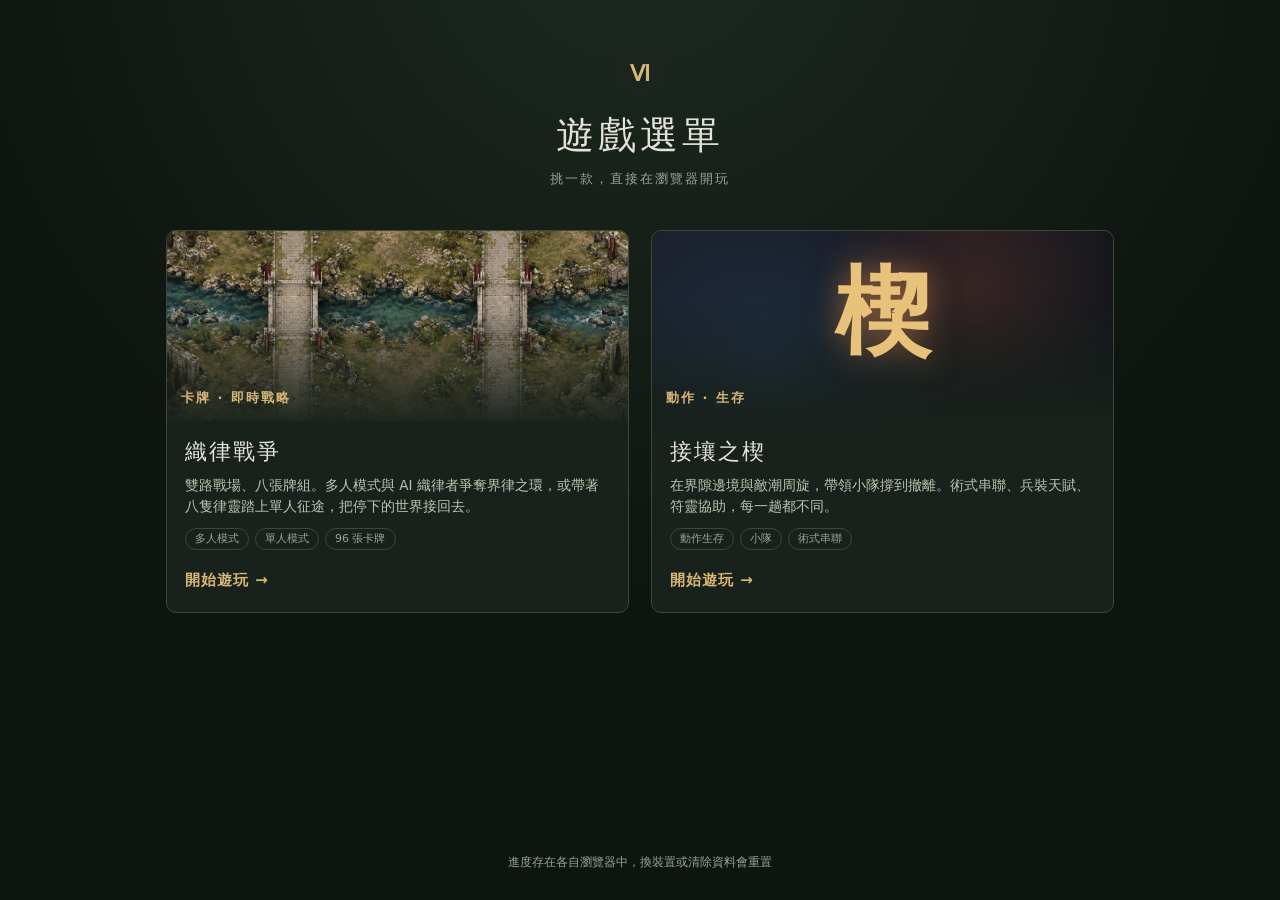
<file: index.html>
<!doctype html>
<html lang="zh-Hant">
<head>
<meta charset="utf-8">
<meta name="viewport" content="width=device-width,initial-scale=1">
<title>遊戲選單</title>
<style>
:root{color-scheme:dark;--bg:#0e1410;--panel:#18211b;--line:#3f4636;--gold:#d7b778;--text:#e4e2d7;--muted:#9ca397}
*{box-sizing:border-box}
body{margin:0;min-height:100dvh;background:radial-gradient(circle at 50% -10%,#1d2a20,var(--bg) 60%);color:var(--text);font:15px/1.6 system-ui,"PingFang TC","Noto Sans TC",sans-serif;display:flex;flex-direction:column}
header{text-align:center;padding:48px 16px 12px}
.seal{display:inline-flex;width:44px;height:52px;align-items:center;justify-content:center;font:600 22px Georgia,serif;color:var(--gold);background:#1b251d;clip-path:polygon(0 0,100% 0,100% 78%,50% 100%,0 78%);border:0;margin-bottom:10px}
h1{margin:0;font:500 clamp(26px,5vw,38px) Georgia,"Noto Serif TC",serif;letter-spacing:4px}
header p{margin:8px 0 0;color:var(--muted);font-size:13px;letter-spacing:2px}
main{flex:1;width:100%;max-width:980px;margin:0 auto;padding:28px 16px 40px;display:grid;grid-template-columns:repeat(auto-fit,minmax(min(100%,300px),1fr));gap:22px;align-content:start}
.game{display:flex;flex-direction:column;background:var(--panel);border:1px solid var(--line);border-radius:10px;overflow:hidden;color:inherit;text-decoration:none;transition:transform .2s,border-color .2s,box-shadow .2s}
.game:hover,.game:focus-visible{transform:translateY(-5px);border-color:var(--gold);box-shadow:0 14px 40px #0008;outline:0}
.cover{height:190px;background-size:cover;background-position:center;position:relative;display:flex;align-items:flex-end;padding:14px}
.cover:after{content:"";position:absolute;inset:0;background:linear-gradient(transparent 35%,#18211bf0)}
.cover span{position:relative;z-index:1;font:600 13px system-ui;letter-spacing:2px;color:var(--gold)}
.cover.rift{background:radial-gradient(circle at 70% 30%,#7a3d2a55,transparent 45%),radial-gradient(circle at 25% 70%,#2a4a6a66,transparent 50%),linear-gradient(135deg,#1b1f2b,#0f1318);align-items:center;justify-content:center}
.cover.rift b{position:relative;z-index:1;font:600 96px Georgia,"Noto Serif TC",serif;color:#e8c27a;text-shadow:0 0 30px #e8934a88;margin-bottom:24px}
.cover.rift span{position:absolute;left:14px;bottom:14px}
.body{padding:16px 18px 20px;display:flex;flex-direction:column;gap:8px;flex:1}
.body h2{margin:0;font:500 22px Georgia,"Noto Serif TC",serif;letter-spacing:2px}
.body p{margin:0;color:#bcc3b0;font-size:13.5px}
.tags{display:flex;flex-wrap:wrap;gap:6px;margin-top:2px}
.tags i{font-style:normal;font-size:11px;color:var(--muted);border:1px solid var(--line);border-radius:12px;padding:1px 9px}
.go{margin-top:auto;padding-top:10px;color:var(--gold);font-weight:600;letter-spacing:1px}
footer{text-align:center;color:var(--muted);font-size:12px;padding:0 16px 28px}
@media(prefers-reduced-motion:reduce){.game{transition:none}}
</style>
</head>
<body>
<header>
  <div class="seal">Ⅵ</div>
  <h1>遊戲選單</h1>
  <p>挑一款，直接在瀏覽器開玩</p>
</header>
<main>
  <a class="game" href="weaver/">
    <div class="cover" style="background-image:url(covers/weaver.webp)"><span>卡牌 · 即時戰略</span></div>
    <div class="body">
      <h2>織律戰爭</h2>
      <p>雙路戰場、八張牌組。多人模式與 AI 織律者爭奪界律之環，或帶著八隻律靈踏上單人征途，把停下的世界接回去。</p>
      <div class="tags"><i>多人模式</i><i>單人模式</i><i>96 張卡牌</i></div>
      <div class="go">開始遊玩 →</div>
    </div>
  </a>
  <a class="game" href="rift-survivor/">
    <div class="cover rift"><b>楔</b><span>動作 · 生存</span></div>
    <div class="body">
      <h2>接壤之楔</h2>
      <p>在界隙邊境與敵潮周旋，帶領小隊撐到撤離。術式串聯、兵裝天賦、符靈協助，每一趟都不同。</p>
      <div class="tags"><i>動作生存</i><i>小隊</i><i>術式串聯</i></div>
      <div class="go">開始遊玩 →</div>
    </div>
  </a>
</main>
<footer>進度存在各自瀏覽器中，換裝置或清除資料會重置</footer>
</body>
</html>
</file>
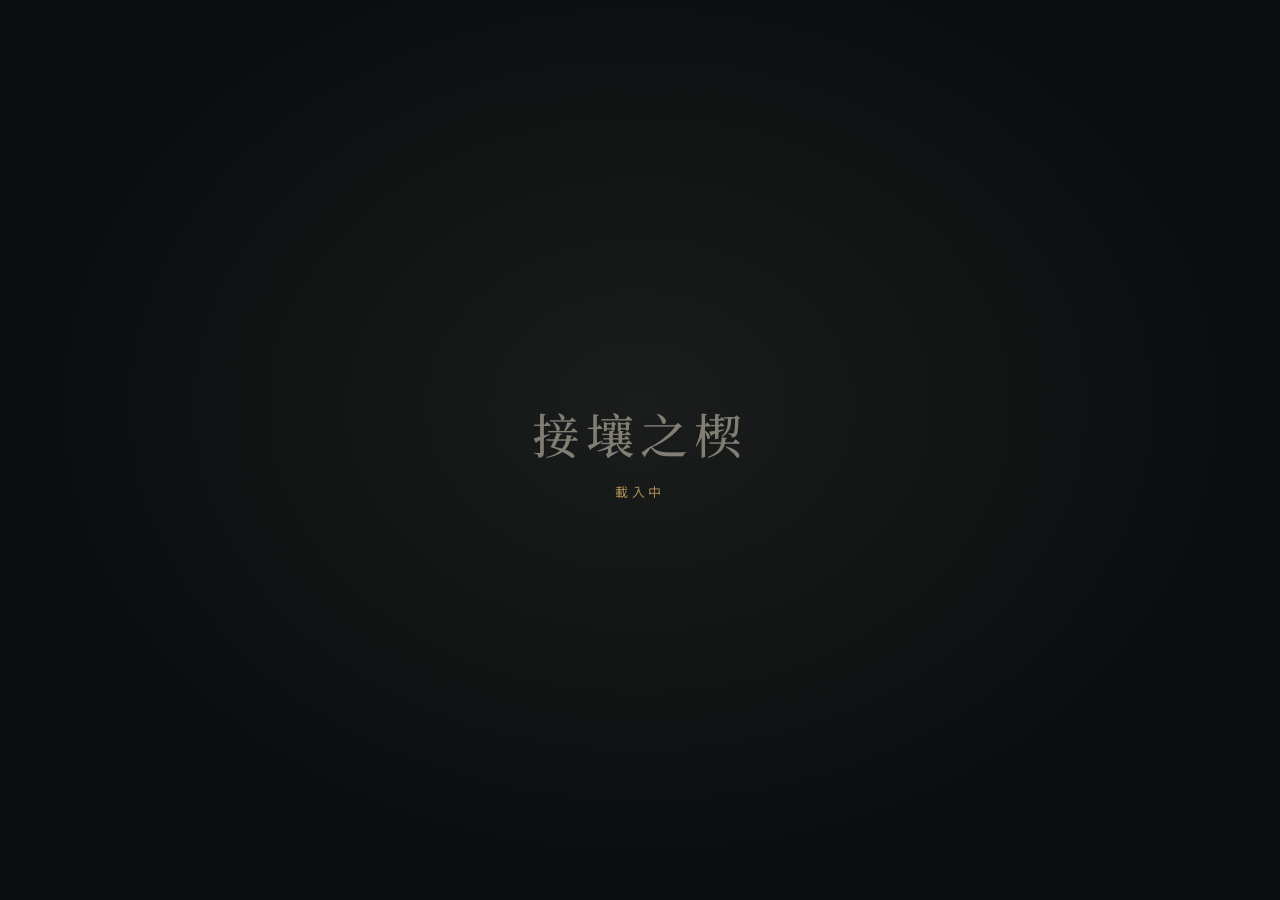
<file: rift-survivor/index.html>
<!doctype html>
<html lang="zh-Hant">
  <head>
    <meta charset="UTF-8" />
    <meta name="viewport" content="width=device-width, initial-scale=1.0, maximum-scale=1, user-scalable=no, viewport-fit=cover" />
    <title>接壤之楔</title>
    <link rel="preconnect" href="https://fonts.googleapis.com" />
    <link rel="preconnect" href="https://fonts.gstatic.com" crossorigin />
    <link rel="stylesheet" href="https://fonts.googleapis.com/css2?family=Noto+Sans+TC:wght@400;500;700&family=Noto+Serif+TC:wght@500;700&display=swap" />
    <link rel="icon" href="data:image/svg+xml,%3Csvg xmlns='http://www.w3.org/2000/svg' viewBox='0 0 16 16'%3E%3Ccircle cx='8' cy='8' r='6' fill='%234fd1ff'/%3E%3C/svg%3E" />
    <script type="module" crossorigin src="./assets/index-CcfEzygZ.js"></script>
    <link rel="modulepreload" crossorigin href="./assets/CanvasPool-BKClwQdf.js">
    <link rel="modulepreload" crossorigin href="./assets/Filter-LPvnWTqr.js">
    <link rel="modulepreload" crossorigin href="./assets/canvasUtils-B0HNDru7.js">
    <link rel="modulepreload" crossorigin href="./assets/Cache-fNcOcM1E.js">
    <link rel="modulepreload" crossorigin href="./assets/GCManagedHash-DP1i0eX7.js">
    <link rel="modulepreload" crossorigin href="./assets/RenderTargetSystem-BEk_wegX.js">
    <link rel="modulepreload" crossorigin href="./assets/getTextureBatchBindGroup-CIH9f4hr.js">
    <link rel="modulepreload" crossorigin href="./assets/GraphicsContext-BCxAESEO.js">
    <link rel="modulepreload" crossorigin href="./assets/getTexelRangeRects-OgnR6yEd.js">
    <link rel="stylesheet" crossorigin href="./assets/index-CmTdQPoD.css">
  </head>
  <body class="booting">
    <div id="boot" aria-live="polite"><p>接壤之楔</p><span>載入中</span></div>
    <div id="app"></div>
    <div id="vignette"></div>

    <div id="hud">
      <div class="bar hp"><div class="fill" id="hp-fill"></div><div class="barrier" id="barrier-fill"></div><span id="hp-text"></span></div>
      <div class="bar ash"><div class="fill" id="ash-fill"></div><span id="ash-text"></span></div>
      <div class="bar cargo"><div class="fill" id="cargo-fill"></div><span id="cargo-text"></span></div>
      <div class="bar dodge"><div class="fill" id="dodge-fill"></div><span>翻滾</span></div>
      <div class="bar xp"><div class="fill" id="xp-fill"></div><span id="xp-text"></span></div>
      <div id="medkits"></div>
      <div id="art-slots" title="術式槽"></div>
      <div id="fuling-slots" title="符靈自動槽"></div>
      <div class="stats">
        <span id="time">00:00</span> · 擊殺 <b id="kills">0</b> · 怪物 <b id="enemies">0</b> ·
        念霧 <b id="threat">0</b><span class="dbg"> · <span id="fps"></span> FPS</span>
      </div>
    </div>

    <div id="team">
      <div id="command"></div>
      <div id="team-list"></div>
      <ul id="mission" data-title="任務"></ul>
    </div>
    <div id="zone-name"></div>
    <div id="prompt"></div>
    <canvas id="minimap" width="200" height="147"></canvas>
    <div id="sys-toast"></div>

    <div id="fuling-toast"></div>
    <div id="weapon-hud">
      <div id="loadout-label"></div>
      <div class="weapon-row"><span><b id="weapon-name"></b></span><span id="phase-label"></span></div>
      <div id="attack-name"></div>
      <div id="heavy-meter" title="主攻命中累積，滿了自動放重擊"></div>
      <div id="frame-bar">
        <i id="seg-windup"></i><i id="seg-active"></i><i id="seg-recovery"></i>
        <div id="frame-cursor"></div>
      </div>
    </div>
    <div id="help">WASD 移動　空白 閃避　H 急救包<br>E 操縱桿　1～4 隊伍指令　Esc 暫停</div>

    <div id="levelup" hidden></div>

    <div id="outfit" hidden></div>

    <div id="result" hidden></div>

  </body>
</html>
</file>
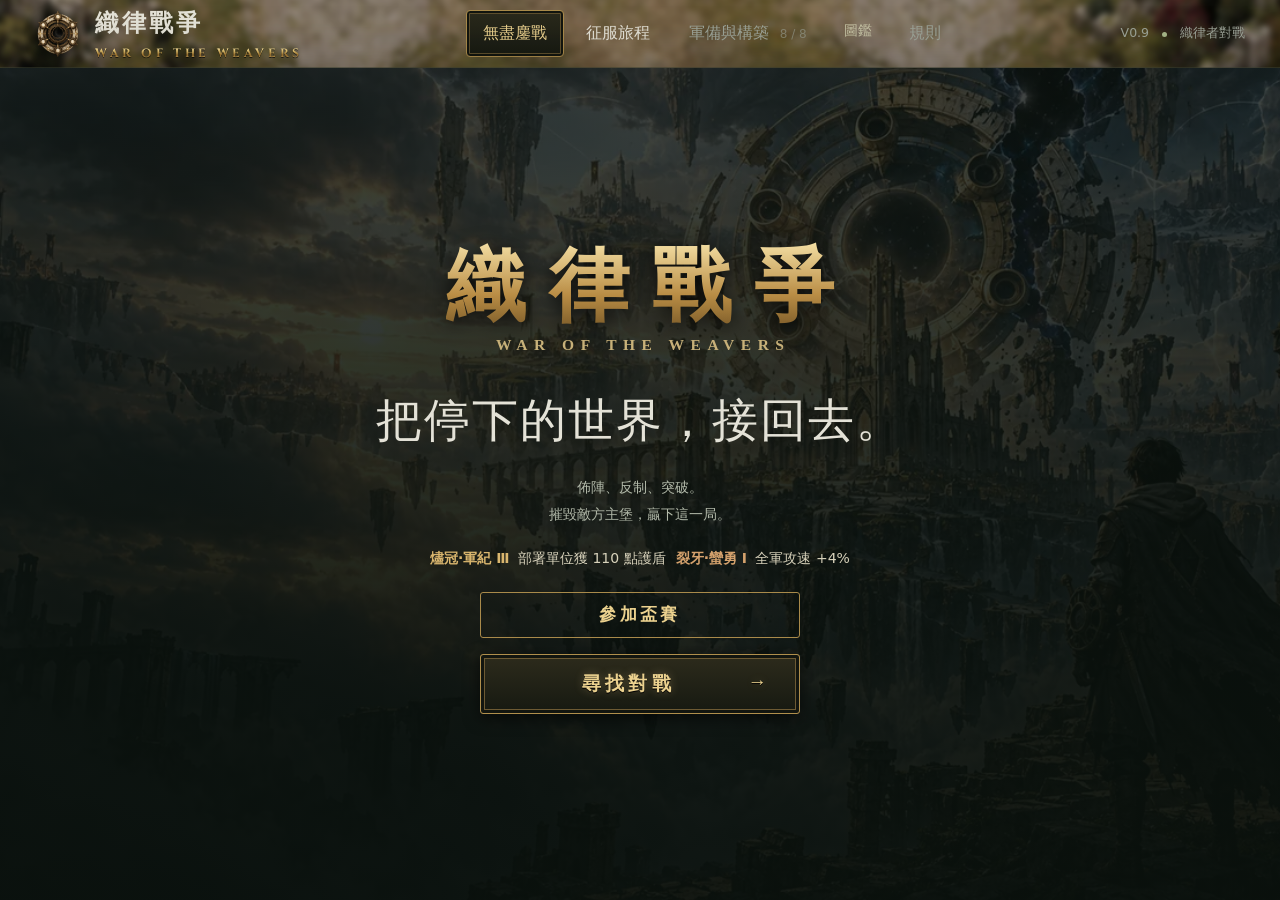
<file: six-banners/index.html>
<!doctype html><html lang="zh-Hant"><meta charset="utf-8"><meta name="viewport" content="width=device-width,initial-scale=1"><title>織律者</title><meta http-equiv="refresh" content="0;url=../weaver/"><link rel="canonical" href="../weaver/"><body style="background:#0e1410;color:#e4e2d7;font:15px system-ui;text-align:center;padding:40px"><p>遊戲已改名為《織律者》，正在前往新網址…</p><p><a style="color:#d7b778" href="../weaver/">點此前往</a></p><script>location.replace('../weaver/'+location.search+location.hash)</script>
</file>
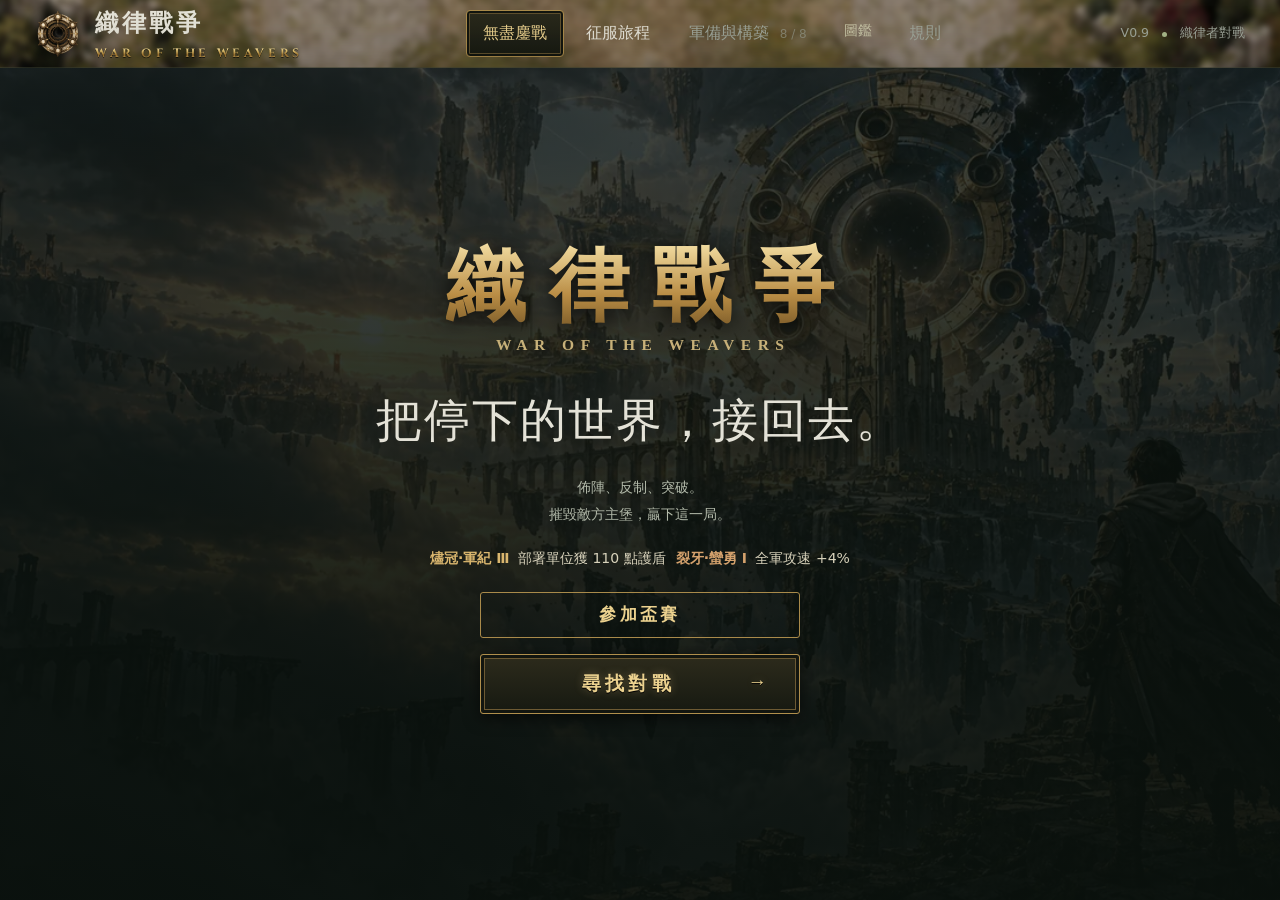
<file: weaver/index.html>
<!doctype html><html lang="zh-Hant"><head><meta charset="utf-8"><meta name="viewport" content="width=device-width,initial-scale=1,viewport-fit=cover"><link rel="preconnect" href="https://fonts.googleapis.com"><link rel="stylesheet" href="https://fonts.googleapis.com/css2?family=Cinzel:wght@600;700&display=swap"><link rel="manifest" href="manifest.webmanifest"><link rel="apple-touch-icon" href="apple-touch-icon.png"><meta name="apple-mobile-web-app-capable" content="yes"><meta name="apple-mobile-web-app-title" content="織律戰爭"><meta name="mobile-web-app-capable" content="yes"><meta name="apple-mobile-web-app-status-bar-style" content="black-translucent"><meta name="theme-color" content="#0e150f"><title>織律戰爭 · War of the Weavers</title><meta name="description" content="六旗各護一方，直到界律之環斷裂。織律者收編殘部，以八張牌重修世界。黑暗奇幻雙路即時卡牌戰術遊戲。"><link rel="stylesheet" href="style.css?v=r1033d"><link rel="stylesheet" href="cardface.css?v=r1033d"><link rel="stylesheet" href="story.css?v=r1033d"></head><body>
<header><a class="brand" href="./"><span class="crest" id="secretSeal"><img src="assets/story/ring-0.webp" alt=""></span><div>織律戰爭<small>WAR OF THE WEAVERS</small></div></a><nav><button id="battleTab" class="active">無盡鏖戰</button><button id="deckTab">軍備與構築 <span id="deckCount">8 / 8</span></button><a href="art-gallery.html" class="gallery-link">圖鑑</a><button id="guideBtn" aria-label="查看遊戲規則">規則</button></nav><div class="version">V0.9 <i></i> 織律者對戰</div></header>
<main id="battleView"><aside class="command"><div class="eyebrow">THE RING IS BROKEN</div><h1>界環已斷。<br><em>戰旗仍在。</em></h1><p class="intro">斷環之夜，六面旗都沒有倒，<br>倒下的是旗幟之間的世界。</p><div class="thin-rule"></div><label class="label debug-only" for="preset">快速載入牌組</label><select class="debug-only" id="preset"></select><div id="opponentCard" class="opponent-card">尚未配對</div><div id="runeStatus" class="muted"></div><p id="strategy" class="muted"></p><div id="factionStrip"></div><button class="outline wide" id="editDeck">編輯八張牌組 <span>↗</span></button><label class="label debug-only" for="enemyPreset">敵軍戰術</label><select class="debug-only" id="enemyPreset"><option value="random">隨機流派</option></select><div class="map-settings debug-only"><label class="label" for="mapChoice">戰場環境</label><select id="mapChoice"><option value="random">隨機戰場 · 不連續重複</option><option value="crown">王道殘城</option><option value="frost">霜墓渡口</option><option value="forge">熔爐隘口</option><option value="grove">蒼林遺跡</option></select><span id="mapDescription">四種戰場，相同路線與規則</span></div><div class="battle-options debug-only"><label><input type="checkbox" id="watch"> 觀戰：雙方自動出牌</label></div><div class="small-note debug-only">無羈絆加成 · 完全自由混編<br>數值與卡牌效果皆為原型測試版</div><div class="shortcuts"><kbd>1</kbd>–<kbd>4</kbd> 選牌　<kbd>P</kbd> 暫停<br><kbd>Esc</kbd> 取消選牌</div></aside>
<section class="battle-panel"><div class="scorebar"><div class="army enemy"><span>敵方軍團</span><b id="enemyScore">◇ ◇</b></div><div class="clock"><span id="phase">橋頭爭奪戰</span><strong id="timer">03:00</strong></div><div class="army ally"><span>你的軍團</span><b id="playerScore">◇ ◇</b></div></div><div class="battlefield-name"><span id="mapName">隨機戰場</span></div><div class="arena"><canvas id="field" width="600" height="700" aria-label="雙路戰場；先選卡，再點擊下半場部署"></canvas><div id="overlay"><div class="seal"><img src="assets/story/ring-0.webp" alt=""></div><div class="title-logo"><b>織律戰爭</b><small>WAR OF THE WEAVERS</small></div><h2 id="modalTitle">把停下的世界，接回去。</h2><p id="modalText">佈陣、反制、突破。<br>摧毀敵方主堡，贏下這一局。</p><div id="bannerNote"></div><div id="resultStats"></div><button id="start" class="primary">舉旗開戰 <span>→</span></button><small id="modalHint"></small></div><div class="arena-tools"><button id="pause" title="暫停 / 繼續">暫停</button><button id="speed" class="debug-only" title="切換對局速度">1×</button><button id="sound" title="切換音效">音效 關</button><button id="motion" title="降低非必要動態">動態 完整</button><button id="restart" title="結束本局並重新整備">結束對局</button></div></div></section>
<aside class="intelligence"><div class="control"><div class="hand-heading"><span id="hint" aria-live="polite">你的軍團已就緒</span><b id="next" hidden></b></div><div id="resonance" class="resonance" aria-live="polite" hidden></div><div id="hand"></div><div class="resource"><div class="crystal-box"><div id="crystals" role="img" aria-label="能量水晶"></div><b id="energy" hidden>5</b></div><div class="energytrack" hidden><div id="energyFill"></div></div><span id="regen">戰力回復</span></div></div><div class="eyebrow">FIELD INTELLIGENCE</div><h2>戰地情報</h2><div id="detail"></div><div class="journal debug-only"><div class="label">戰況紀錄</div><div id="log"></div></div><div class="tip"><span>指揮官筆記</span><p id="tipText">不要急著花光資源。讓前排先承受火力，遠程單位跟進；對手重押一路時，另一座橋也有機會。</p></div></aside></main>
<section id="deckView" hidden><div class="deck-title"><div><div class="eyebrow">THE WAR ROOM</div><h1>八張牌，<em>你的戰爭。</em></h1><p>跨勢力自由混編；英雄在卡池裡挑一位出戰，不占這八張。</p></div><button id="saveDeck" class="primary">完成整備 →</button></div><div class="deck-layout"><section class="collection"><div class="filters" id="factionFilters"></div><div class="searchrow"><input id="search" placeholder="搜尋卡名、種族或特性" aria-label="搜尋卡牌"><select id="typeFilter" aria-label="卡牌種類"><option value="all">全部種類</option><option value="elite">菁英</option><option value="troop">兵種</option><option value="tactic">戰術</option><option value="building">建築</option></select><span id="collectionCount"></span></div><div class="taxonomy-filters"><select id="raceFilter" aria-label="種族分類"></select><select id="elementFilter" aria-label="屬性分類"></select><span>自由混編 · 同旗張數解鎖旗印</span></div><div id="collectionGrid"></div></section><aside class="deck-sidebar"><div class="label">出征編制 <b id="draftCount">8 / 8</b></div><div id="draftDeck"></div><div id="deckSummary"></div><button id="clearDeck" class="outline wide">清空編制</button><div id="cardInspect"></div></aside></div></section>
<footer><span>織律戰爭 <b>／</b> War of the Weavers</span><button id="lockTest" class="debug-only">關閉測試模式</button><span>全卡開放 · 織律者對戰</span></footer>
<dialog id="testAccess"><form id="testForm"><h2>指揮官通行碼</h2><input id="testCode" aria-label="通行碼" autocomplete="off" maxlength="12"><p id="testError" role="status"></p><button type="submit" class="primary">確認</button><button type="button" id="closeTest">取消</button></form></dialog><dialog id="guide"><button class="close" id="closeGuide" aria-label="關閉說明">×</button><div class="eyebrow">COMMANDER'S HANDBOOK</div><h2>讓部署有意義。</h2><div class="guide-grid"><article><b>01 ／ 戰鬥</b><p>選擇一張手牌，再點戰場部署。兵種與建築只能放在己方半場；戰術（包含援軍）可以放在戰場任何位置，地雷與界隙之門除外。法術落點會顯示範圍，轟擊與召喚有預告時間。</p></article><article><b>02 ／ 資源</b><p>八張牌、四張手牌，共用資源「水晶」上限 10 點。開局為 0，前 40 秒每秒回復 0.35 點，之後每秒 0.5 點，100 秒後每秒 0.625 點。打出的牌會排到佇列末端，輪過其他牌才會回到手上；花 1 點水晶可按「換牌」換掉一張手牌（3 秒冷卻）。</p></article><article><b>英雄與寶物</b><p>英雄不占八張牌，在牌組畫面選一位出戰。戰場右上角的英雄格顯示登場條件的進度（例如累計部署兵種、累計陣亡）；條件達成後，英雄自動從主堡出發，不花水晶。英雄陣亡後 40 秒可再次登場。英雄累積一定次數的攻擊後會自動發動技能，每次花 1 點水晶。系統會在開戰 30 秒後、之後每 50 秒、以及外塔被毀時隨機給一件寶物（最多持有 2 件），點一下使用。</p></article><article><b>03 ／ 勝負</b><p>主堡被摧毀立即落敗。3 分鐘結束比較摧毀外塔數；平手加時 60 秒，先取得外塔數優勢者獲勝。加時仍平手則比較剩餘建築總生命，完全相同為和局。</p></article><article><b>04 ／ 反制</b><p>近戰通常不能對空；弓、弩與火銃可對空。攻城單位只鎖定建築，但濺射可傷及周圍地面敵軍。範圍攻擊克制人海，低費牽制可拖住重推，產兵建築會隨時間衰敗。</p></article><article><b>05 ／ 構築</b><p>旗印：牌組中同一勢力的卡牌達 2／4／6 張，依序解鎖三檔旗印效果，不作用於召喚物。旗印的內容由出戰英雄決定，例如瑟恩的旗印是生長（開場 20 秒時獲得水晶）、瑟葵的是毒襲（單位第一次攻擊使目標中毒）、戈洛的是先手（單位第一次攻擊傷害提高）。自由選八張不重複卡牌，純法、純兵與全建築均可；菁英不另設上限。英雄算作一張同勢力的牌。「界律之靈」（律靈）不屬於任何勢力，但湊滿 2／4／6 張可得「界律」：開局水晶 +1／+2／+3；兩隻特定的律靈在 6 秒內近距離先後部署，會融煉成一隻更大的合靈。界隙之門為法術造物，可被拆除；於 0／4／8 秒召喚 1／2／4 隻低傷界隙靈，第三波後關閉。</p></article><article><b>06 ／ 效果邊界</b><p>直接戰術傷害對塔為 32%、對部署建築為 80%。同類增益取較強效果、重施刷新時間；定身只阻止移動。召喚物不繼承死亡召喚，墓穴君王每次部署只復起一次。</p></article></div><p class="muted">每花 1 點水晶施放戰術獲得 1 共鳴（上限 12），門的每波消耗最多 4 點，每點給每隻靈體 35 護盾。共鳴不返還水晶。血誓狂戰士吸血、屠夫分攤傷害、戰帥將附近友軍溢補轉為限時血盾。<br>全卡開放，不設抽卡；對手是遊戲裡的織律者，各有自己的出牌習慣。自訂牌組與音效偏好保存在此瀏覽器。</p></dialog><dialog id="cardArtDialog"><button class="close" id="closeCardArt" aria-label="關閉卡牌">×</button><div id="fullCard"></div></dialog><div id="toast" role="status"></div>
<script src="cards.js?v=r1033d"></script><script src="presentation.js?v=r1033d"></script><script src="engine.js?v=r1033d"></script><script src="unit-art.js?v=r1033d"></script><script src="unit-art2.js?v=r1033d"></script><script src="story-art.js?v=r1033d"></script><script src="scenes.js?v=r1033d"></script><script src="guardian-art.js?v=r1033d"></script><script src="guardian-alias.js?v=r1033d"></script><script src="portal-art.js?v=r1033d"></script><script src="fortresses.js?v=r1033d"></script><script src="visuals.js?v=r1033d"></script><script src="cardface.js?v=r1033d"></script><script src="game.js?v=r1033d"></script><script src="rivals.js?v=r1033d"></script><script src="experience.js?v=r1033d"></script><script src="relics.js?v=r1033d"></script><script src="story.js?v=r1033d"></script><script src="tower.js?v=r1033d"></script><script src="emblems.js?v=r1033d"></script><script src="heroes.js?v=r1033d"></script><script src="decks.js?v=r1033d"></script><script src="cup.js?v=r1033d"></script><script src="mobile.js?v=r1033d"></script></body></html>
</file>
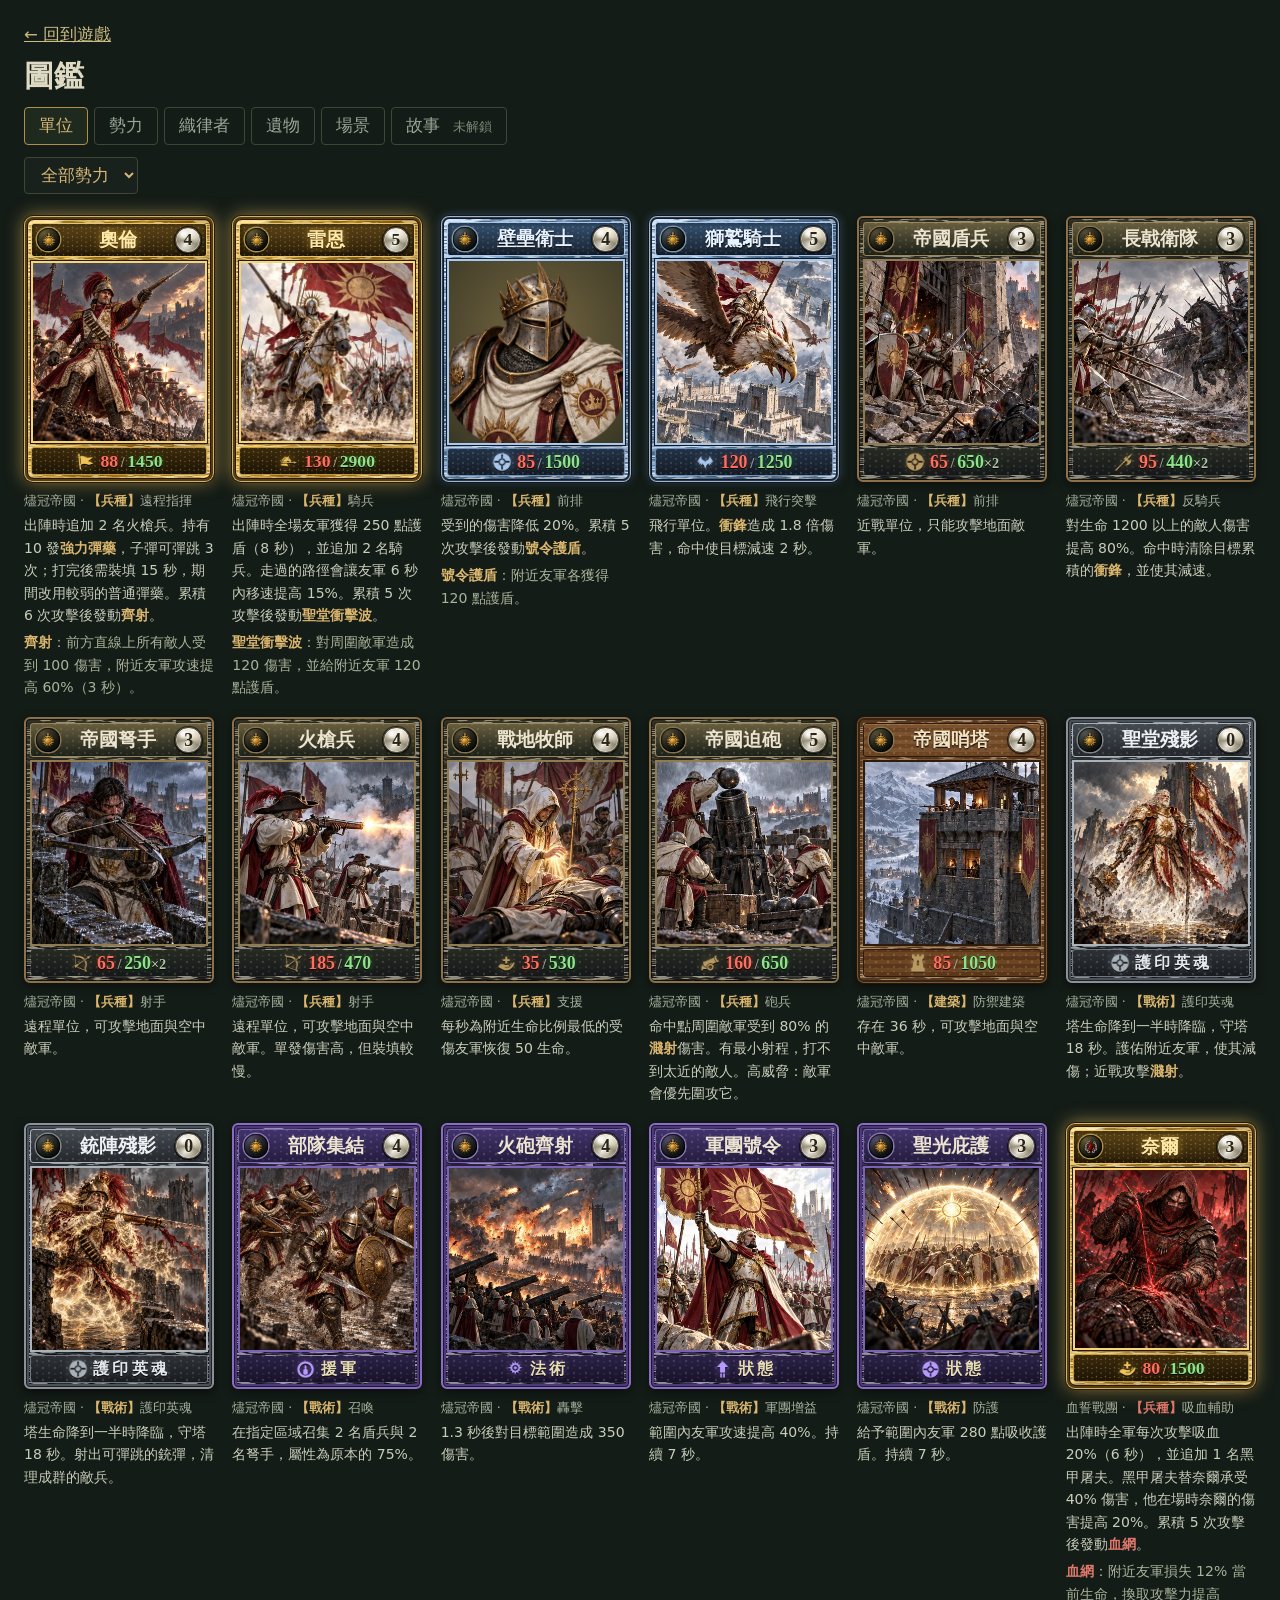
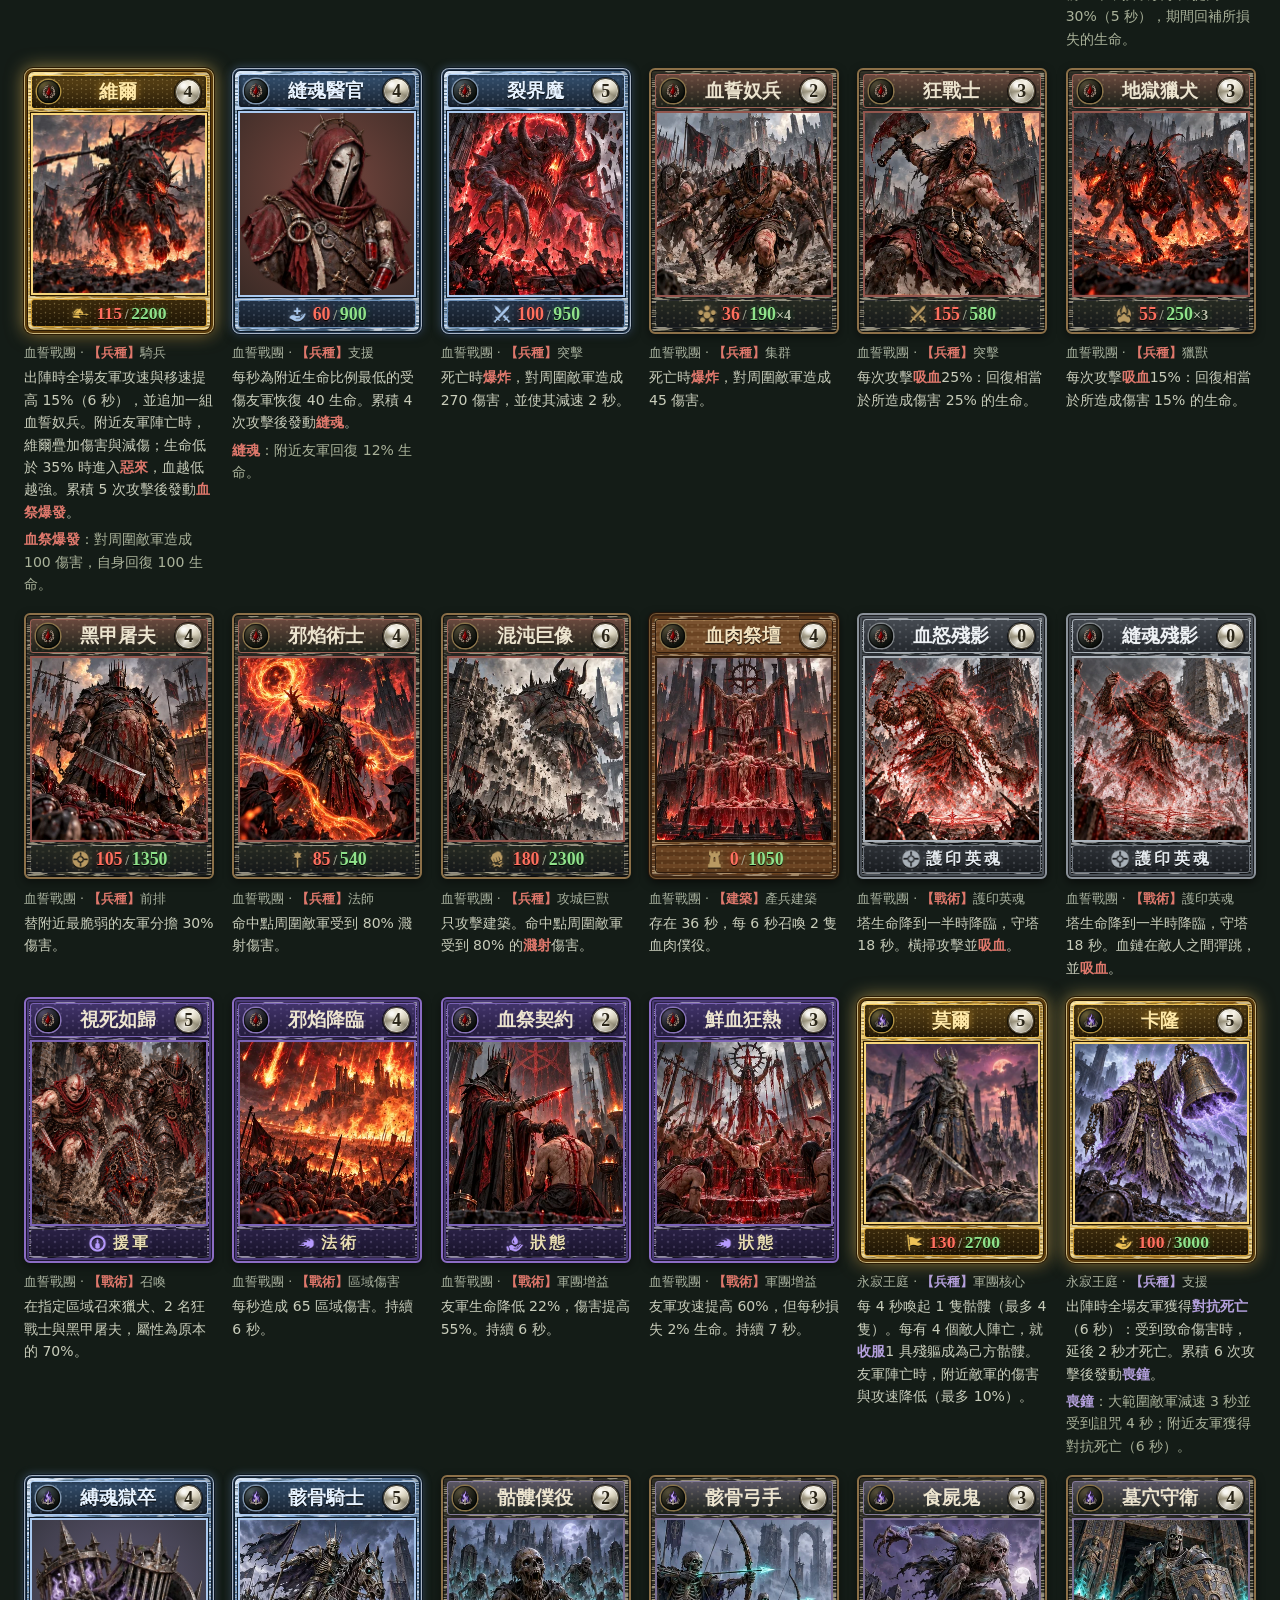
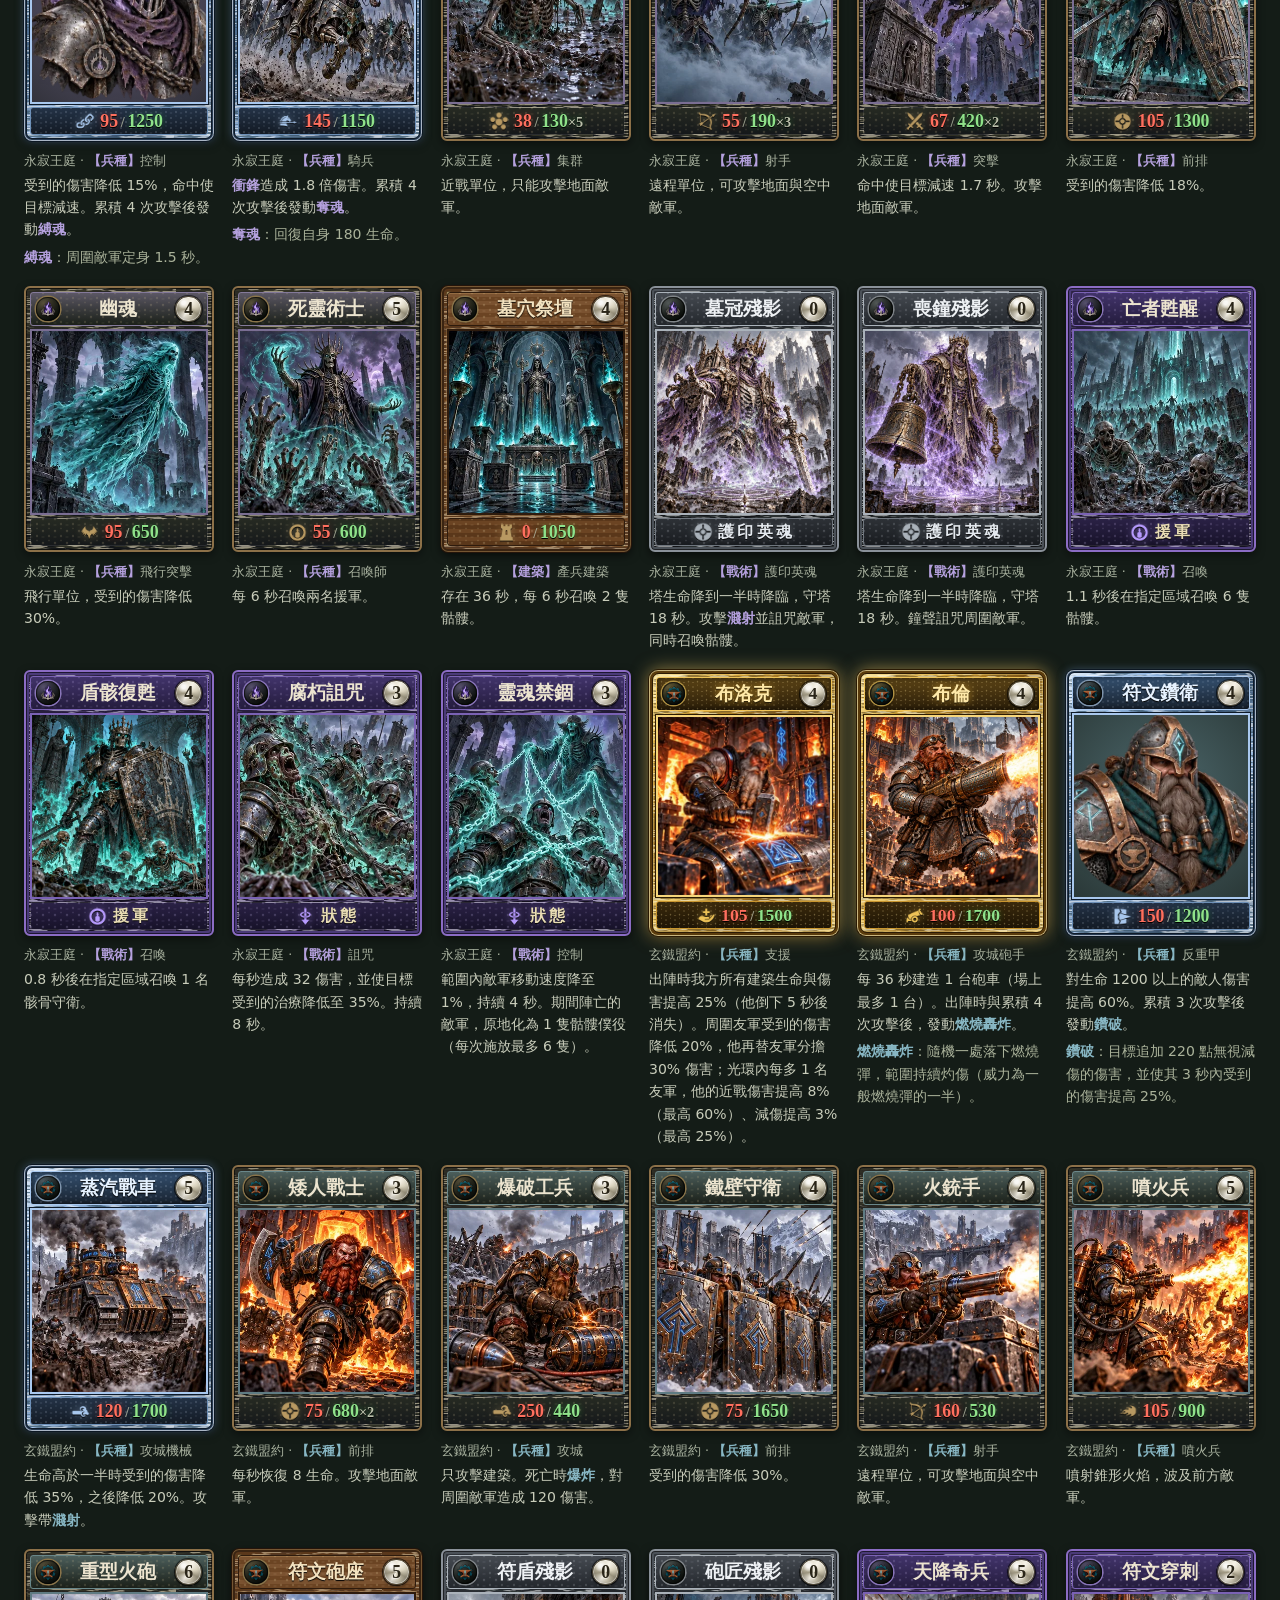
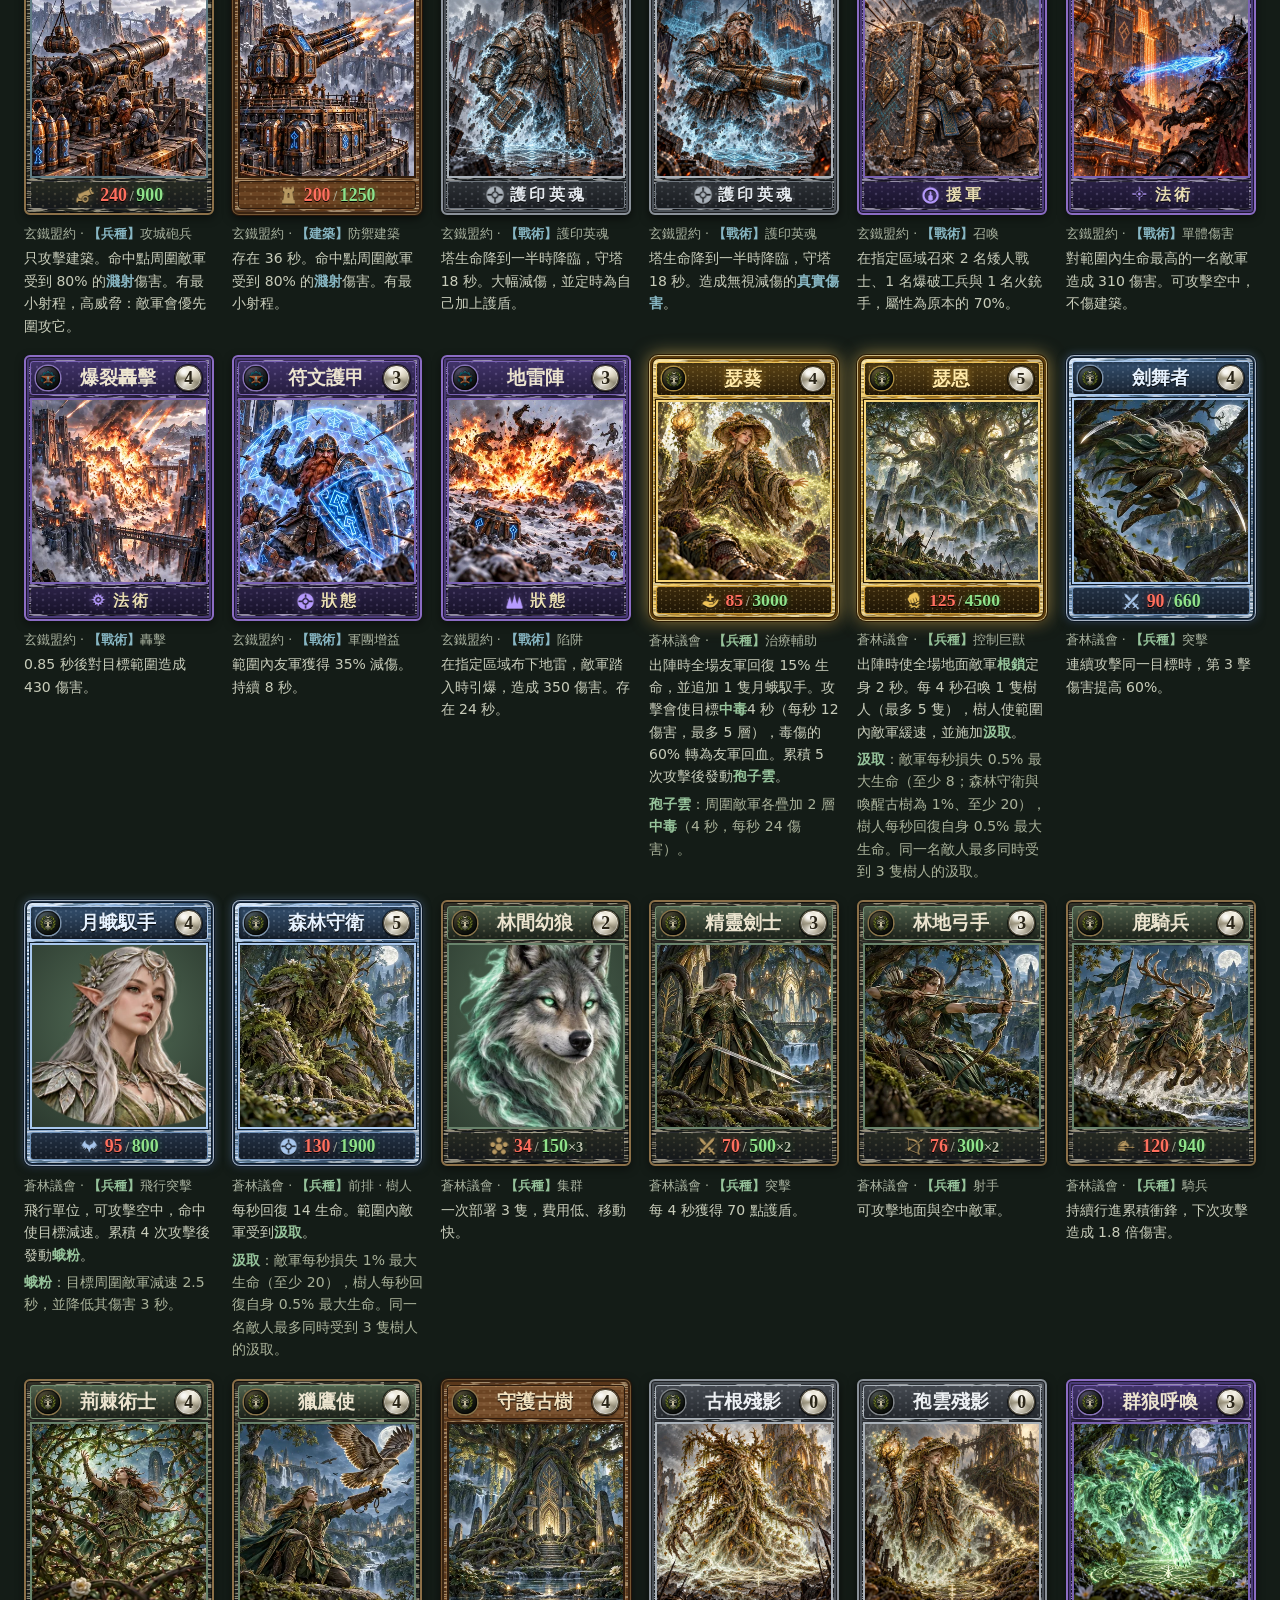
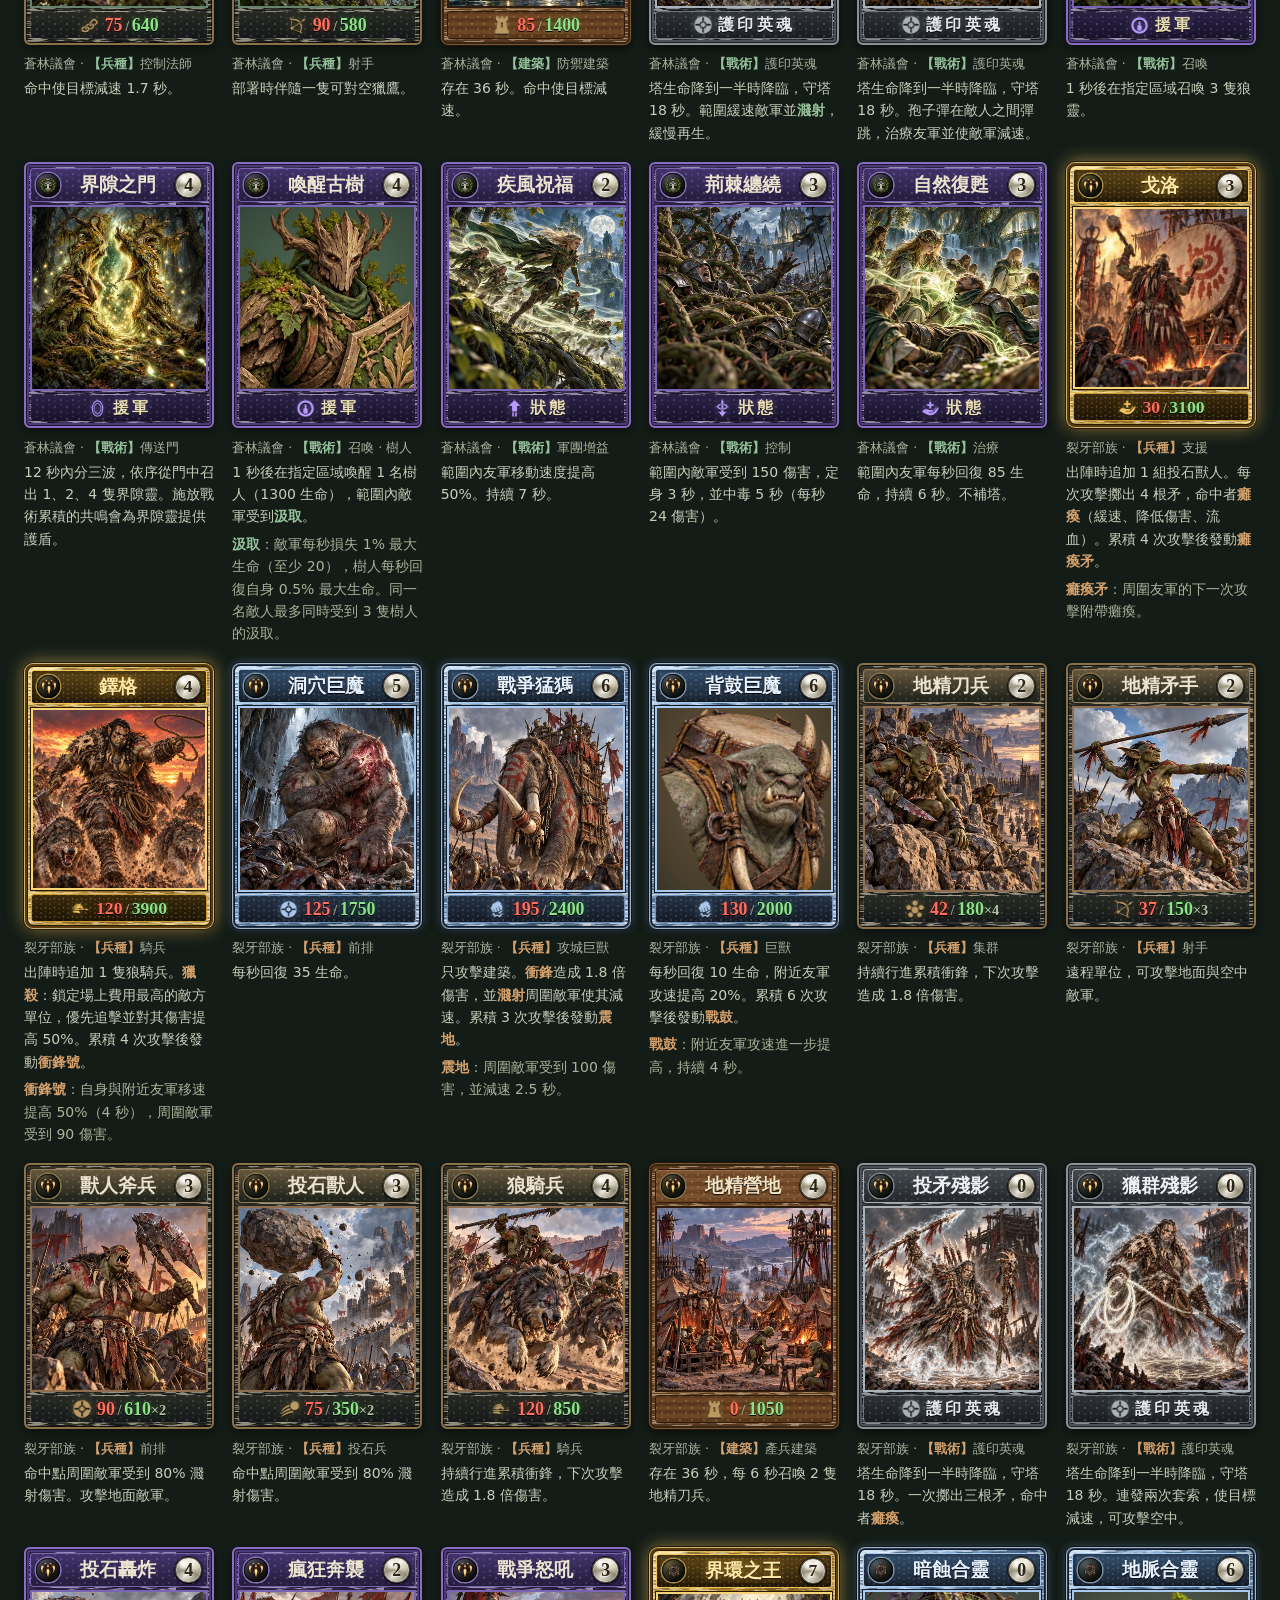
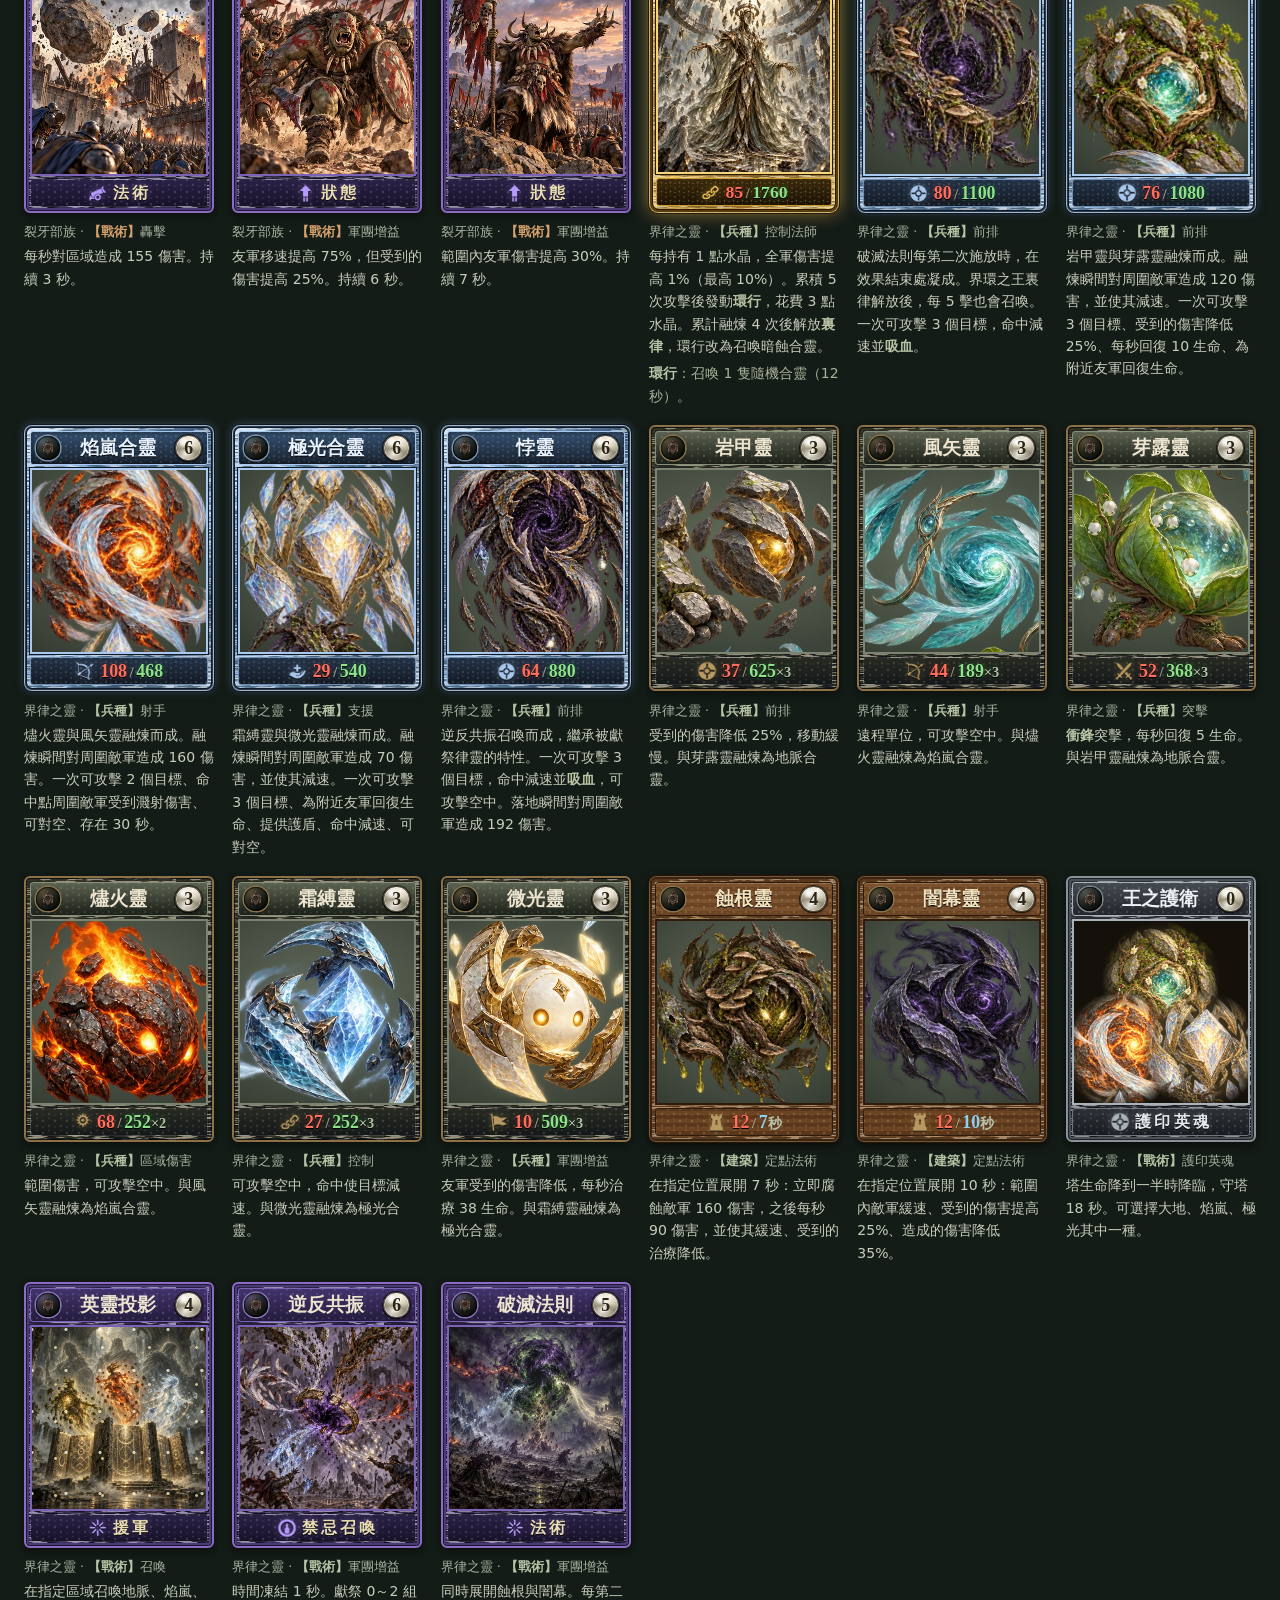
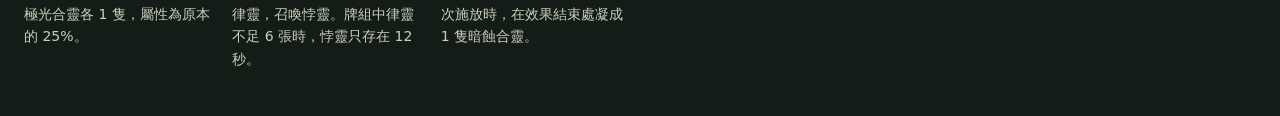
<file: weaver/art-gallery.html>
<!doctype html><html lang="zh-Hant"><meta charset="utf-8"><meta name="viewport" content="width=device-width,initial-scale=1"><title>織律戰爭 · 圖鑑</title><style>*{box-sizing:border-box}body{background:#141c17;color:#dedac4;font:16.5px system-ui;margin:0;padding:24px}a{color:#cbbb82}header{max-width:1400px;margin:auto}h1{font-family:serif;font-size:30px;margin:10px 0}select{padding:10px;background:#263126;color:#eee;border:1px solid #697057}main{max-width:1400px;margin:22px auto;display:grid;grid-template-columns:repeat(auto-fill,minmax(190px,1fr));gap:18px}article{display:flex;flex-direction:column;gap:8px}.gcard{width:100%}.ginfo small{color:#a9b29f;font-size:12.5px}.ginfo p{margin:4px 0 0;font-size:14px;line-height:1.6;color:#c9cdbb}
.ycard{container-type:inline-size;aspect-ratio:5/7;width:100%;display:flex;flex-direction:column;gap:3px;padding:4px;border-radius:6px;text-align:left;color:#ece4cf;position:relative;background:linear-gradient(160deg,color-mix(in srgb,var(--f) 22%,#262d23),#151b15 70%);border:2px solid color-mix(in srgb,var(--f) 70%,#3a4030);box-shadow:inset 0 0 0 1px #0008,0 3px 10px #0006}.ycard.hero{border-color:#f0c458;box-shadow:inset 0 0 0 1px #0008,0 0 14px #ffd36a66}.ycard.elite{border-color:#a9c8ee}
.yc-top{display:flex;align-items:center;justify-content:space-between;gap:2cqw;padding:1.5cqw 3cqw;background:linear-gradient(#3a4132,#20261c);border:1px solid color-mix(in srgb,var(--f) 55%,#444);border-radius:3px}.yc-top strong{font-size:10.5cqw;font-weight:600;white-space:nowrap;overflow:hidden;text-overflow:ellipsis;min-width:0}
.yc-cost{flex:none;width:15cqw;height:15cqw;border-radius:50%;background:radial-gradient(circle at 35% 30%,#fff0c5,#c9a259);color:#2a1d06;font:700 10cqw Georgia,serif;display:flex;align-items:center;justify-content:center}
.yc-art{position:relative;flex:1;min-height:0;border:2px solid color-mix(in srgb,var(--f) 60%,#222);background:#0c110c;overflow:hidden}.yc-art svg{position:absolute;inset:0;width:100%;height:100%;display:block;filter:none;margin:0}
.yc-crest{position:absolute;left:2cqw;bottom:2cqw;width:15cqw;height:15cqw;border-radius:50%;background:#0b110bcc;display:flex;align-items:center;justify-content:center}.yc-crest svg{position:static;width:13cqw;height:13cqw}
.yc-type{font-size:8.2cqw;color:color-mix(in srgb,var(--f) 70%,#d8d2bd);text-align:center;padding:1cqw 0;border-top:1px solid #ffffff14;border-bottom:1px solid #ffffff14}
.yc-stats{display:flex;justify-content:space-between;font:600 10cqw Georgia,serif;padding:1.5cqw 3cqw;background:linear-gradient(#20261c,#141912);border:1px solid #ffffff18;border-radius:3px}.yc-stats i{font-style:normal;font-size:8cqw;color:#b9bfa9}.yc-eff{margin:0 auto;font:600 9cqw system-ui;color:#e8dcb4}.rv-title{max-width:1200px;margin:30px auto 0;padding:0 18px;font:500 24px Georgia,'Songti TC',serif;letter-spacing:.12em;color:#e4e2d7}.rv-title small{font:14px system-ui;color:#9ca397;letter-spacing:.08em;margin-left:8px}
#rivals{max-width:1200px;margin:14px auto 50px;padding:0 18px;display:block}.rv-grid{display:grid;grid-template-columns:repeat(auto-fill,minmax(320px,1fr));gap:14px}.rv-fac{display:flex;align-items:center;gap:10px;font:500 21px Georgia,'Songti TC',serif;letter-spacing:.1em;color:#e4e2d7;margin:24px 0 10px;padding-bottom:6px;border-bottom:2px solid var(--fc)}.rv-fac img{width:36px;height:36px;object-fit:contain}.rv-fac small{font:14px system-ui;color:#9ca397;letter-spacing:.05em}
.rv{display:flex;gap:12px;background:#18211b;border:1px solid #3f4636;border-radius:8px;padding:12px;border-left:4px solid var(--ec)}
.rv .face{flex:none;width:84px;height:84px;border:2px solid var(--ec);border-radius:8px;overflow:hidden;background:#0b120e}.rv .face svg{width:100%;height:100%;display:block}
.rv b{font:600 19px Georgia,'Songti TC',serif;letter-spacing:.1em;color:#f1dfa8}.rv .tag{display:inline-block;margin-left:8px;font-size:12.5px;color:var(--ec);border:1px solid var(--ec);border-radius:10px;padding:0 8px}
.rv p{margin:6px 0 0;font-size:14.5px;line-height:1.6;color:#c8cdbb}.rv .ct{color:#9fd08c}.rv .dk{font-size:12.5px;color:#8f9a85}
.gtabs{display:flex;gap:6px;overflow-x:auto;max-width:100%;padding-bottom:2px}.gtabs button{white-space:nowrap;flex:none;background:none;border:1px solid #3f4636;color:#9ca397;border-radius:4px;padding:7px 14px;font:inherit}.gtabs button.on{color:#d7b778;border-color:#b08f4c;background:#1f2a1e}
[hidden]{display:none!important}
#filter{display:block;margin-top:10px;border-radius:4px;border:1px solid #3f4636;background:#18211b;color:#d7b778;padding:7px 12px;font:inherit}
@media(max-width:700px){body{padding:14px 12px}h1{font-size:26px}#grid{grid-template-columns:repeat(2,minmax(0,1fr));gap:10px}.ginfo small{font-size:12px}.ginfo p{font-size:12.5px;line-height:1.5}.gpanel,#rivals{padding:0}}
.gpanel{max-width:1200px;margin:14px auto 50px;padding:0 18px;display:block}
.gpanel h2{font:500 22px Georgia,'Songti TC',serif;letter-spacing:.1em;color:#e4e2d7;margin:26px 0 10px}.gpanel h2 small{font:14px system-ui;color:#9ca397;margin-left:8px;letter-spacing:.05em}
.gpanel h3{font:600 17.5px Georgia,'Songti TC',serif;color:#d7b778;margin:14px 0 6px}
.gp-grid{display:grid;grid-template-columns:repeat(auto-fill,minmax(260px,1fr));gap:12px}
.gp-card{display:flex;gap:12px;background:#18211b;border:1px solid #3f4636;border-radius:8px;padding:12px}
.gp-card img.ic{flex:none;width:64px;height:64px;object-fit:contain}.gp-card b{color:#f1dfa8;font:600 17.5px Georgia,'Songti TC',serif;letter-spacing:.06em}
.gp-card p{margin:4px 0 0;font-size:14.5px;line-height:1.6;color:#c8cdbb}.rar{font-size:12.5px;border:1px solid #8c917e;border-radius:10px;padding:0 8px;margin-left:6px;color:#9ca397}.rar.rare{color:#e0c27a;border-color:#a98a4a}
.sc-card{background:#18211b;border:1px solid #3f4636;border-radius:8px;overflow:hidden}.sc-card img{display:block;width:100%;aspect-ratio:6/7;object-fit:cover;background:#0b120e}
.sc-card div{padding:10px 12px}.sc-card b{color:#f1dfa8;font:600 18px Georgia,'Songti TC',serif;letter-spacing:.08em}.sc-card p{margin:3px 0 0;font-size:14px;color:#9ca397}
.st-ch{display:grid;grid-template-columns:minmax(0,260px) minmax(0,1fr);gap:16px;background:#18211b;border:1px solid #3f4636;border-radius:8px;padding:12px;margin:10px 0}
.st-ch img.sc{width:100%;aspect-ratio:16/9;object-fit:cover;border-radius:6px;background:#0b120e}
.st-ch p,.st-lines p{margin:5px 0;font-size:15.5px;line-height:1.75;color:#d5d9c8}.st-ch .goal{color:#9fd08c;font-size:14.5px}
.st-g{display:flex;gap:10px;align-items:center;margin-top:8px;font-size:14.5px;color:#c8cdbb}.st-g .face{flex:none;width:52px;height:52px;border-radius:8px;overflow:hidden;border:2px solid var(--ec);background:#0b120e}.st-g .face svg{width:100%;height:100%;display:block}
.st-lines{border-left:3px solid #6d5a33;padding:2px 0 2px 14px;margin:8px 0}
details.pool{margin:8px 0;background:#141b16;border:1px solid #3a4234;border-radius:6px;padding:6px 12px}details.pool summary{cursor:pointer;color:#d7b778;padding:4px 0}details.pool p{margin:6px 0;font-size:14.5px;line-height:1.65;color:#c8cdbb}
@media(max-width:700px){.st-ch{grid-template-columns:1fr}}
.fac{display:grid;grid-template-columns:96px minmax(0,1fr);gap:14px;background:#18211b;border:1px solid #3f4636;border-left:4px solid var(--fc);border-radius:8px;padding:14px;margin:10px 0}
.fac img.bd{width:96px;height:96px;object-fit:contain;filter:drop-shadow(0 3px 8px #000a)}
.fac h3{margin:0;font:600 21px Georgia,'Songti TC',serif;letter-spacing:.1em;color:#f1dfa8}.fac h3 small{font:14.5px system-ui;color:var(--fc);margin-left:8px;letter-spacing:.04em}
.fac p{margin:6px 0;font-size:15px;line-height:1.65;color:#c8cdbb}
.fac .mk{display:flex;flex-wrap:wrap;gap:6px;margin:8px 0}.fac .mk span{font-size:14px;border:1px solid #4a5340;border-radius:6px;padding:3px 9px;color:#d5d9c8;background:#121913}.fac .mk b{color:var(--fc);margin-right:5px;font-weight:600}
.fac .nm{font-size:14px;color:#9ca397}
.lockbox{max-width:520px;margin:40px auto;text-align:center;color:#9ca397;line-height:1.9;border:1px dashed #4a5340;border-radius:8px;padding:28px 20px}.lockbox b{display:block;color:#d7b778;font:600 21px Georgia,'Songti TC',serif;letter-spacing:.1em;margin-bottom:6px}
#storyTab.locked::after{content:"　未解鎖";font-size:12.5px;color:#7c8575}
@media(max-width:560px){.fac{grid-template-columns:64px minmax(0,1fr)}.fac img.bd{width:64px;height:64px}}
</style><link rel="stylesheet" href="cardface.css?v=r1033d"><header><a href="./">← 回到遊戲</a><h1>圖鑑</h1><nav class="gtabs" id="gtabs"><button data-t="cards" class="on">單位</button><button data-t="factions">勢力</button><button data-t="rivals">織律者</button><button data-t="relics">遺物</button><button data-t="scenes">場景</button><button data-t="story" id="storyTab">故事</button></nav><select id="filter" aria-label="篩選勢力"><option value="all">全部勢力</option></select></header><main id="grid"></main><main id="factions" class="gpanel" hidden></main><main id="rivals" hidden></main><main id="relics" class="gpanel" hidden></main><main id="scenes" class="gpanel" hidden></main><main id="story" class="gpanel" hidden></main><script src="cards.js?v=r1033d"></script><script src="presentation.js?v=r1033d"></script><script src="scenes.js?v=r1033d"></script><script src="unit-art.js?v=r1033d"></script><script src="unit-art2.js?v=r1033d"></script><script src="engine.js?v=r1033d"></script><script src="relics.js?v=r1033d"></script><script src="story.js?v=r1033d"></script><script src="story-art.js?v=r1033d"></script><script src="guardian-art.js?v=r1033d"></script><script src="guardian-alias.js?v=r1033d"></script><script src="portal-art.js?v=r1033d"></script><script src="rivals.js?v=r1033d"></script><script src="cardface.js?v=r1033d"></script><script src="art-gallery.js?v=r1033d"></script></html>
</file>
<file: rift-survivor/assets/index-CmTdQPoD.css>
*{box-sizing:border-box}html,body{color:#e6e9f0;background:#0b0d12;height:100%;margin:0;font-family:system-ui,-apple-system,PingFang TC,Noto Sans TC,sans-serif;overflow:hidden}#app canvas{cursor:crosshair;display:block}#hud{pointer-events:none;-webkit-user-select:none;user-select:none;flex-direction:column;gap:6px;display:flex;position:fixed;top:16px;left:16px}.bar{background:#1b2030;border:1px solid #2c3346;border-radius:4px;width:240px;height:18px;position:relative;overflow:hidden}.bar.dodge{width:140px;height:10px}.bar .fill{transform-origin:0;position:absolute;inset:0}.bar.dodge .fill{background:#4fd1ff}.bar.dodge.ready .fill{background:#8ff0ff}.bar span{text-shadow:0 1px 2px #000;padding-left:6px;font-size:12px;line-height:18px;display:block;position:relative}.bar.dodge span{display:none}.stats{color:#aab2c5;text-shadow:0 1px 2px #000;font-size:13px}.stats b{color:#e6e9f0;font-weight:600}#help{color:#7d869c;pointer-events:none;white-space:nowrap;font-size:12px;position:fixed;bottom:12px;left:50%;transform:translate(-50%)}#gameover{background:#05060ab8;flex-direction:column;justify-content:center;align-items:center;display:flex;position:fixed;inset:0}#gameover[hidden]{display:none}#gameover h1{color:#ff6b6b;letter-spacing:4px;margin:0 0 8px;font-size:44px}#gameover p{margin:4px;font-size:18px}#gameover .hint{color:#8a93a8;margin-top:16px;font-size:15px}#weapon-hud{pointer-events:none;text-shadow:0 1px 2px #000;width:300px;position:fixed;bottom:36px;left:50%;transform:translate(-50%)}.weapon-row{justify-content:space-between;align-items:baseline;font-size:15px;display:flex}#phase-label{color:#aab2c5;font-size:13px}#phase-label[data-phase=windup],#phase-label[data-phase=charging]{color:#ffd166}#phase-label[data-phase=active]{color:#ff6b6b;font-weight:700}#phase-label[data-phase=hitstun]{color:#ff4d5e;font-weight:700}#attack-name{color:#8a93a8;font-variant-numeric:tabular-nums;margin:2px 0 4px;font-size:12px}#frame-bar{background:#1b2030;border-radius:3px;height:8px;display:flex;position:relative;overflow:hidden}#frame-bar.idle i,#frame-bar.idle #frame-cursor{visibility:hidden}#frame-bar i{height:100%;display:block}#seg-windup{background:#b8902f}#seg-active{background:#e0454f}#seg-recovery{background:#4a5268}#frame-cursor{background:#fff;width:2px;margin-left:-1px;position:absolute;top:-2px;bottom:-2px;box-shadow:0 0 4px #fff}#heavy-meter{gap:4px;margin-bottom:5px;display:flex}#heavy-meter i{background:#262d3f;border-radius:2px;flex:1;height:6px}#heavy-meter i.on{background:#ffd166}#heavy-meter.full i{background:#fff1c2;box-shadow:0 0 6px #ffd166}.bar.hp .barrier{transform-origin:0;background:#9ad8ff8c;border-right:2px solid #cfefff;position:absolute;inset:0;transform:scaleX(0)}.bar.ash{height:14px}.bar.ash span{font-size:11px;line-height:14px}.bar.ash.low .fill{background:#6b4040}.bar.ash.warning{border-color:#ff4d5e;animation:.3s steps(2,end) infinite ash-warn}@keyframes ash-warn{50%{background:#4a1820}}#loadout-label{color:#ffb347;margin-bottom:2px;font-size:12px}#gameover button,.outfit-panel .deploy{font:inherit;color:#0b0d12;cursor:pointer;background:#ffd166;border:0;border-radius:6px;margin-top:18px;padding:10px 22px;font-size:16px}#outfit{background:#05060adb;justify-content:center;align-items:center;padding:16px;display:flex;position:fixed;inset:0;overflow:auto}#outfit[hidden]{display:none}.outfit-panel{background:#11151f;border:1px solid #2c3346;border-radius:10px;width:min(640px,100%);padding:20px 24px}.outfit-panel h1{letter-spacing:4px;margin:0;font-size:26px}.outfit-panel .sub{color:#8a93a8;margin:6px 0 14px;font-size:13px}.outfit-panel h2{color:#8a93a8;margin:12px 0 6px;font-size:13px;font-weight:600}.opts{grid-template-columns:repeat(auto-fit,minmax(160px,1fr));gap:8px;display:grid}.opt{text-align:left;color:#e6e9f0;font:inherit;cursor:pointer;background:#1a2030;border:1px solid #2c3346;border-radius:6px;padding:8px 10px}.opt b{font-size:16px;display:block}.opt small{color:#8a93a8;margin-top:2px;font-size:11px;line-height:1.4;display:block}.opt.on{background:#2a2210;border-color:#ffd166}.opt.on small{color:#e8d6a6}.preview{background:#0d1018;border-radius:6px;grid-template-columns:auto 1fr;gap:4px 14px;margin:16px 0 0;padding:10px 12px;font-size:13px;display:grid}.preview dt{color:#8a93a8}.preview dd{margin:0}#art-slots{flex-direction:column;gap:4px;margin:4px 0 6px;display:flex}.art-slot{background:#141824c7;border:1px solid #ffb34759;border-radius:6px;grid-template-columns:16px 1fr;align-items:baseline;column-gap:6px;padding:4px 8px;display:grid;position:relative;overflow:hidden}.art-slot>i{transform-origin:0;background:#ffb347;width:100%;height:2px;position:absolute;bottom:0;left:0;transform:scaleX(0)}.art-slot b{color:#ffb347;grid-row:span 2;font-size:12px}.art-slot span{color:#f2e6d0;font-size:13px;font-weight:700}.art-slot small{color:#9aa3b5;letter-spacing:.5px;font-size:11px}.art-slot.empty{border-style:dashed;border-color:#9aa3b559}.art-slot.empty span{color:#9aa3b5}.art-slot.low{border-color:#ff6b6b99}.art-slot.low span{color:#c98f8f}#fuling-slots{gap:6px;display:flex}#fuling-slots.off:before{content:"符靈關閉";color:#5d6578;font-size:11px}.fuling-slot{background:#10201a;border:1px solid #2d5a44;border-radius:4px;align-items:center;min-width:96px;height:20px;padding:0 8px;display:flex;position:relative;overflow:hidden}.fuling-slot span{color:#9bf0c0;white-space:nowrap;font-size:11px;position:relative}.fuling-slot .cd{transform-origin:100%;background:#0000008c;position:absolute;inset:0}.fuling-slot.lit{border-color:#9bf0c0;box-shadow:0 0 6px #9bf0c080}#fuling-toast{color:#9bf0c0;pointer-events:none;opacity:0;white-space:nowrap;background:#10201ad9;border:1px solid #2d5a44;border-radius:6px;padding:6px 14px;font-size:14px;transition:opacity .2s;position:fixed;top:22%;left:50%;transform:translate(-50%)}#fuling-toast.show{opacity:1}.opt.rule small{min-height:2.8em}.opt.disabled{opacity:.4;cursor:not-allowed}.outfit-panel h2 .hint{color:#5d6578;font-size:11px;font-weight:400}.bar.xp{width:240px;height:10px}.bar.xp span{font-size:10px;line-height:10px}#other-weapon{color:#7d869c;font-size:11px}#team{pointer-events:none;text-shadow:0 1px 2px #000;flex-direction:column;gap:6px;width:210px;display:flex;position:fixed;top:16px;right:16px}#command{color:#9bf0c0;text-align:right;font-size:12px}.mate{background:#11151fcc;border:1px solid #262d3f;border-radius:6px;padding:5px 8px}.mate[data-status=倒地]{border-color:#ff6b6b}.mate[data-status=待會合]{opacity:.75;border-style:dashed}.mate-head{justify-content:space-between;font-size:13px;display:flex}.mate-head span{color:#aab2c5;font-size:11px}.mate[data-status=倒地] .mate-head span{color:#ff6b6b;font-weight:700}.mini{background:#1b2030;border-radius:2px;height:4px;margin-top:3px;overflow:hidden}.mini i{transform-origin:0;height:100%;display:block}.mini.hp i{background:#ff6b6b}.mini.ash i{background:#d9dde6}.mate small{color:#7d869c;margin-top:3px;font-size:10px;display:block}#sys-toast{color:#e6e9f0;pointer-events:none;opacity:0;white-space:nowrap;background:#0b0d12d9;border:1px solid #3a4258;border-radius:6px;padding:6px 16px;font-size:15px;transition:opacity .2s;position:fixed;top:15%;left:50%;transform:translate(-50%)}#sys-toast.show{opacity:1}#levelup{background:#05060ac7;justify-content:center;align-items:center;padding:16px;display:flex;position:fixed;inset:0}#levelup[hidden]{display:none}.levelup-panel{text-align:center;width:min(720px,100%)}.levelup-panel h1{letter-spacing:3px;color:#9bf0c0;margin:0 0 4px;font-size:26px}.levelup-panel .sub{color:#8a93a8;margin:0 0 16px;font-size:13px}.cards{grid-template-columns:repeat(auto-fit,minmax(190px,1fr));gap:12px;display:grid}.card{text-align:left;color:#e6e9f0;font:inherit;cursor:pointer;background:#141925;border:1px solid #2c3346;border-radius:8px;padding:14px}.card:hover{background:#16241f;border-color:#9bf0c0}.card .cat{color:#7d869c;font-size:11px}.card b{margin:4px 0;font-size:18px;display:block}.card .key{float:right;color:#5d6578;font-size:11px}.gains{color:#aab2c5;margin-top:14px;font-size:13px}.bar.cargo{height:12px}.bar.cargo span{font-size:10px;line-height:12px}#zone-name{color:#aab2c5;letter-spacing:2px;pointer-events:none;text-shadow:0 1px 2px #000;font-size:14px;position:fixed;top:10px;left:50%;transform:translate(-50%)}#mission{color:#c4cad8;background:#11151fcc;border:1px solid #262d3f;border-radius:6px;flex-direction:column;gap:3px;margin:4px 0 0;padding:6px 8px;font-size:11px;list-style:none;display:flex}#mission li:before{content:"・";color:#5d6578}#mission li.done{color:#9bf0c0}#mission.urgent{border-color:#ff6b6b}#minimap{pointer-events:none;opacity:.92;background:#07080c;border:1px solid #2c3346;border-radius:6px;width:200px;position:fixed;bottom:16px;right:16px}#result{background:#05060adb;justify-content:center;align-items:center;padding:16px;display:flex;position:fixed;inset:0;overflow:auto}#result[hidden]{display:none}.result-panel{background:#11151f;border:1px solid #2c3346;border-radius:10px;width:min(520px,100%);padding:20px 24px}.result-panel h1{letter-spacing:2px;margin:0;font-size:24px}.result-panel .sub{color:#8a93a8;margin:4px 0 12px;font-size:13px}.flags{flex-wrap:wrap;gap:6px;margin-bottom:12px;display:flex}.flag{color:#5d6578;background:#1a2030;border-radius:4px;padding:2px 8px;font-size:12px}.flag.on{color:#b7e9ff;background:#12304a;outline:1px solid #4fd1ff}.result-panel table{border-collapse:collapse;width:100%;font-size:13px}.result-panel th{text-align:left;color:#8a93a8;padding:3px 0;font-weight:400}.result-panel td{text-align:right;padding:3px 0}.result-panel td.pos{color:#9bf0c0;font-weight:700}.result-panel td.neg{color:#ff6b6b;font-weight:700}.result-panel .stock{color:#aab2c5;margin:14px 0 0;font-size:12px}.result-panel .back,#gameover button{font:inherit;color:#0b0d12;cursor:pointer;background:#ffd166;border:0;border-radius:6px;margin-top:14px;padding:10px 22px;font-size:15px}.outfit-panel .stock{color:#9bf0c0;margin:-6px 0 10px;font-size:12px}.tabs{border-bottom:1px solid #262d3f;gap:6px;margin:4px 0 10px;display:flex}.tab{color:#8a93a8;font:inherit;cursor:pointer;background:0 0;border:0;border-bottom:2px solid #0000;padding:6px 14px;font-size:14px}.tab.on{color:#ffd166;border-bottom-color:#ffd166}.notice{color:#b7e9ff;background:#12304a;border-radius:6px;margin:0 0 8px;padding:6px 10px;font-size:13px}.opt.locked{opacity:.45}.tree{grid-template-columns:repeat(3,1fr);gap:10px;margin-top:10px;display:grid}.branch{flex-direction:column;gap:6px;display:flex}.branch h3{color:#ffd166;text-align:center;margin:0;font-size:14px}.talent{text-align:left;color:#e6e9f0;font:inherit;cursor:pointer;background:#141925;border:1px solid #2c3346;border-radius:6px;padding:8px}.talent .tier{color:#7d869c;font-size:10px;display:block}.talent b{margin:2px 0;font-size:14px;display:block}.talent small{color:#aab2c5;font-size:11px;line-height:1.4;display:block}.talent em{color:#7d869c;margin-top:4px;font-size:11px;font-style:normal;display:block}.talent.cap{border-style:dashed}.talent.owned{background:#16301f;border-color:#9bf0c0}.talent.owned em{color:#9bf0c0}.talent.ready em{color:#ffd166}.talent.ready:hover{background:#2a2210}.talent.locked,.talent.poor{opacity:.5;cursor:not-allowed}.talent.poor em{color:#ff9b9b}.reset{font:inherit;color:#aab2c5;cursor:pointer;background:#1a2030;border:1px solid #3a4258;border-radius:6px;margin-top:12px;padding:6px 14px;font-size:12px}.workshop{flex-direction:column;gap:10px;margin-top:10px;display:flex}.repair-row{grid-template-columns:60px 1fr 140px 150px;align-items:center;gap:10px;font-size:13px;display:grid}.repair-row .dur{background:#1b2030;border-radius:4px;height:8px;overflow:hidden}.repair-row .dur i{transform-origin:0;background:#9bf0c0;height:100%;display:block}.repair-row .dur i.warn{background:#ffd166}.repair-row .dur i.bad{background:#ff6b6b}.repair-row button{font:inherit;color:#ffd166;cursor:pointer;background:#2a2210;border:1px solid #ffd166;border-radius:6px;padding:6px 10px;font-size:12px}.repair-row button:disabled{opacity:.4;cursor:default}@media (width<=560px){.tree,.repair-row{grid-template-columns:1fr}}.outfit-panel{padding-top:0;padding-bottom:0}.outfit-head{z-index:2;background:#11151f;border-bottom:1px solid #262d3f;margin:0 -24px;padding:16px 24px 2px;position:sticky;top:-16px}.outfit-foot{z-index:2;background:#11151f;border-top:1px solid #262d3f;margin:12px -24px 0;padding:4px 24px 16px;position:sticky;bottom:-16px}.outfit-foot .deploy{margin-top:10px}.outfit-panel .tabs{border-bottom:0;margin-bottom:0}#prompt{color:#e2d4ff;pointer-events:none;opacity:0;white-space:nowrap;background:#281a3cd9;border:1px solid #b48cff;border-radius:6px;padding:5px 14px;font-size:14px;transition:opacity .15s;position:fixed;top:34px;left:50%;transform:translate(-50%)}#prompt.show{opacity:1}#medkits{color:#7dffb0;text-shadow:0 1px 2px #000;font-size:12px}#medkits.empty{color:#5d6578}.prep{color:#aab2c5;align-items:center;gap:12px;font-size:12px;display:flex}.prep .buy{font:inherit;color:#7dffb0;cursor:pointer;background:#16301f;border:1px solid #7dffb0;border-radius:6px;flex:none;padding:6px 12px;font-size:12px}.prep .buy:disabled{opacity:.4;cursor:default}#vignette{pointer-events:none;background:radial-gradient(#0000 55%,#0403088c 100%);transition:background 1.5s;position:fixed;inset:0}body[data-depth="3"] #vignette{background:radial-gradient(#3c1e5a14 40%,#140820b3 100%)}body[data-depth="2"] #vignette{background:radial-gradient(#1e1e3c0a 45%,#08081499 100%)}:root{--panel:linear-gradient(180deg, #161b28e0, #0c0f17e0);--edge:#2b3348;--edge-hi:#ffffff0f;--accent:#ffd166;--mist:#b48cff}body{font-variant-numeric:tabular-nums;font-family:system-ui,-apple-system,PingFang TC,Noto Sans TC,Microsoft JhengHei,sans-serif}#hud{background:var(--panel);border:1px solid var(--edge);box-shadow:0 6px 24px #00000073, inset 0 1px 0 var(--edge-hi);border-radius:10px;gap:5px;padding:10px 12px}.bar{background:#0d1018;border-color:#252c3e;border-radius:5px;box-shadow:inset 0 1px 3px #0009}.bar .fill{transition:transform .12s}.bar .fill:after{content:"";background:linear-gradient(#ffffff47,#0000);height:45%;position:absolute;top:0;left:0;right:0}.bar.hp .fill{background:linear-gradient(90deg,#a8283a,#e8505e 60%,#ff8a8a)}.bar.ash .fill{background:linear-gradient(90deg,#6d7284,#c6ccda 70%,#f2f4fa)}.bar.cargo .fill{background:linear-gradient(90deg,#6d5230,#c79a5c 70%,#ecc98e)}.bar.xp .fill{background:linear-gradient(90deg,#2f6b4d,#6fd9a0 70%,#b8ffd6)}.bar span{letter-spacing:.5px;font-weight:600}.stats{margin-top:2px;font-size:12px}#medkits{font-weight:600}.fuling-slot{background:linear-gradient(#13261e,#0d1a15);border-radius:5px}.fuling-slot.lit{animation:.9s ease-in-out infinite alternate slot-pulse}@keyframes slot-pulse{0%{box-shadow:0 0 2px #9bf0c04d}to{box-shadow:0 0 10px #9bf0c0b3}}.mate{background:var(--panel);border:1px solid var(--edge);border-left:3px solid var(--c,#4fd1ff);box-shadow:0 4px 16px #00000059, inset 0 1px 0 var(--edge-hi);border-radius:8px}.mate .mini{background:#0d1018;height:5px}.mate .mini.hp i{background:linear-gradient(90deg,#a8283a,#ff7a86)}.mate .mini.ash i{background:linear-gradient(90deg,#6d7284,#e6e9f0)}#mission{background:var(--panel);border-color:var(--edge);box-shadow:0 4px 16px #00000059, inset 0 1px 0 var(--edge-hi);border-radius:8px;padding:8px 10px 7px}#mission:before{content:attr(data-title);letter-spacing:3px;color:var(--accent);margin-bottom:3px;font-size:11px;font-weight:700;display:block}#mission li:before{content:"◆ ";vertical-align:1px;color:#4a5470;font-size:8px}#mission li.done:before{color:#9bf0c0}#mission.urgent{animation:1s ease-in-out infinite alternate urgent}@keyframes urgent{0%{border-color:#5a2a32}to{border-color:#ff6b6b;box-shadow:0 0 14px #ff6b6b59}}#weapon-hud{background:var(--panel);border:1px solid var(--edge);box-shadow:0 6px 24px #00000073, inset 0 1px 0 var(--edge-hi);border-radius:10px;padding:8px 12px 10px}#frame-bar{border-radius:4px}#heavy-meter i{border-radius:3px}#heavy-meter.full i{animation:.5s ease-in-out infinite alternate meter-full}@keyframes meter-full{to{background:#fff;box-shadow:0 0 10px #ffd166}}#minimap{border-color:var(--edge);border-radius:10px;box-shadow:0 6px 24px #00000080}#zone-name{letter-spacing:6px;color:#c4cad8;text-shadow:0 0 12px #b48cff59,0 1px 2px #000;font-weight:700}#sys-toast,#fuling-toast,#prompt{-webkit-backdrop-filter:blur(3px);backdrop-filter:blur(3px);border-radius:8px;box-shadow:0 6px 22px #00000080}#sys-toast{border-left:3px solid var(--accent)}#fuling-toast{border-left:3px solid #9bf0c0}#prompt{border-left:3px solid var(--mist)}#sys-toast.show,#fuling-toast.show,#prompt.show{animation:.18s ease-out pop}@keyframes pop{0%{opacity:0;transform:translate(-50%,-6px)}to{opacity:1;transform:translate(-50%)}}.outfit-panel,.result-panel{border-color:var(--edge);box-shadow:0 20px 60px #0009, inset 0 1px 0 var(--edge-hi);background:linear-gradient(#161b28,#0e121b)}.outfit-panel h1,.result-panel h1{text-shadow:0 0 18px #ffd16640}.opt,.talent,.card{transition:transform .12s,border-color .12s,box-shadow .12s,background .12s}.opt:hover:not(.disabled),.card:hover,.talent.ready:hover{transform:translateY(-1px);box-shadow:0 6px 16px #00000059}.opt.on{box-shadow:0 0 0 1px #ffd16659,0 0 14px #ffd1662e}.talent.owned{box-shadow:0 0 12px #9bf0c033}.deploy,.result-panel .back{background:linear-gradient(#ffe08a,#ffc23e);transition:transform .12s,box-shadow .12s}.deploy:hover,.result-panel .back:hover{transform:translateY(-1px);box-shadow:0 6px 20px #ffc23e59}.card{background:linear-gradient(#172030,#121824)}.levelup-panel h1{text-shadow:0 0 20px #9bf0c080}#help{white-space:normal;color:#8a93a8;background:#0c0f17b3;border:1px solid #222a3b;border-radius:8px;padding:6px 10px;font-size:11px;line-height:1.6;bottom:16px;left:16px;transform:none}:root{--edge-in:#3d4a66;--edge-out:#1d2433;--bracket:#ffb347;--brackets:linear-gradient(var(--bracket), var(--bracket)) top left / 12px 2px no-repeat, linear-gradient(var(--bracket), var(--bracket)) top left / 2px 12px no-repeat, linear-gradient(var(--bracket), var(--bracket)) top right / 12px 2px no-repeat, linear-gradient(var(--bracket), var(--bracket)) top right / 2px 12px no-repeat, linear-gradient(var(--bracket), var(--bracket)) bottom left / 12px 2px no-repeat, linear-gradient(var(--bracket), var(--bracket)) bottom left / 2px 12px no-repeat, linear-gradient(var(--bracket), var(--bracket)) bottom right / 12px 2px no-repeat, linear-gradient(var(--bracket), var(--bracket)) bottom right / 2px 12px no-repeat}#hud,#weapon-hud,#mission{border:1px solid var(--edge-in);outline:1px solid var(--edge-out);outline-offset:2px;background:var(--brackets), var(--panel);border-radius:3px}.mate,#minimap{outline:1px solid var(--edge-out);outline-offset:2px;border-color:var(--edge-in);border-radius:3px}#hud:before{content:"採灰人　狀態";letter-spacing:3px;color:var(--bracket);border-bottom:1px solid #222a3a;margin-bottom:2px;padding-bottom:5px;font-size:11px;font-weight:700;display:block}#hud .stats{color:#9aa3b5;border-top:1px solid #222a3a;margin-top:3px;padding-top:5px}.bar{border-color:#2e3446;border-radius:1px}.bar:after{content:"";pointer-events:none;background:repeating-linear-gradient(90deg,#0000 0 calc(10% - 2px),#00000073 calc(10% - 2px) 10%);position:absolute;inset:0}.bar.hp{border-color:#4a1c24}.bar.cargo{border-color:#3a3020}.bar.xp{border-color:#1f3a2c}.bar.xp .fill{box-shadow:0 0 6px #9bf0c099}.bar.ash:before{content:"";top:-1px;bottom:-1px;left:var(--cost,-10px);background:var(--bracket);width:2px;box-shadow:0 0 4px var(--bracket);z-index:1;position:absolute}.art-slot{background:linear-gradient(90deg,#ffb3471f,#ffb34705);border-color:#5a4528;border-radius:1px;grid-template-columns:22px 1fr;column-gap:8px;padding:0 8px 0 0}.art-slot b{background:var(--bracket);color:#0b0d12;justify-content:center;align-self:stretch;align-items:center;padding:3px 0;font-weight:800;display:flex}.art-slot span{padding-top:3px}.art-slot small{padding-bottom:3px}.art-slot.low b{color:#e8ecf4;background:#6b4040}.art-slot.empty b{color:#9aa3b5;background:#2a3346}#loadout-label{letter-spacing:2px;color:var(--bracket);font-weight:700}.bar span{z-index:2}html,body{overscroll-behavior:none}body.touch{-webkit-user-select:none;user-select:none;-webkit-touch-callout:none}body.touch canvas{touch-action:none}#touch{z-index:5;pointer-events:none;touch-action:none;position:fixed;inset:0}body:not([data-mode=run]) #touch{display:none}.stick-zone{pointer-events:auto;touch-action:none;width:50%;position:absolute;top:0;bottom:0;left:0}.stick-base{opacity:0;background:radial-gradient(circle,#4fd1ff1a,#4fd1ff05 70%);border:2px solid #ffffff2e;border-radius:50%;width:128px;height:128px;transition:opacity .12s;position:absolute;top:-64px;left:-64px}.stick-base.on{opacity:1}.stick-knob{background:#e8fbffd9;border-radius:50%;width:50px;height:50px;position:absolute;top:39px;left:39px;box-shadow:0 0 0 3px #00000059,0 0 12px #4fd1ff99}.touch-pad{right:calc(16px + env(safe-area-inset-right,0px));bottom:calc(18px + env(safe-area-inset-bottom,0px));pointer-events:none;width:210px;height:190px;position:absolute}.tbtn{border:2px solid var(--edge-in,#3d4a66);color:#e8ecf4;font:inherit;pointer-events:auto;touch-action:none;background:#0e111ab8;border-radius:50%;flex-direction:column;justify-content:center;align-items:center;gap:1px;display:flex;position:absolute;box-shadow:0 4px 14px #00000073}.tbtn b{letter-spacing:1px;font-size:14px}.tbtn small{color:#9aa3b5;font-size:10px}.tbtn.down{border-color:var(--bracket,#ffb347);background:#ffb34759;transform:scale(.93)}.tbtn-dodge{border-color:#4fd1ff;width:92px;height:92px;bottom:0;right:0}.tbtn-dodge b{font-size:17px}.tbtn-medkit{border-color:#2d6a4a;width:62px;height:62px;bottom:6px;right:104px}.tbtn-medkit b{color:#7dffb0;font-size:13px}body:not([data-medkits="1"]) .tbtn-medkit{opacity:.35}.tbtn-lever{border-color:#ffd166;width:74px;height:74px;display:none;bottom:102px;right:9px}.tbtn-lever b{color:#ffd166;font-size:13px}body[data-lever="1"] .tbtn-lever{animation:.8s ease-in-out infinite alternate lever-pulse;display:flex}@keyframes lever-pulse{to{box-shadow:0 0 16px #ffd166b3}}.touch-team{right:calc(236px + env(safe-area-inset-right,0px));bottom:calc(18px + env(safe-area-inset-bottom,0px));pointer-events:none;flex-direction:column-reverse;align-items:flex-end;gap:6px;display:flex;position:absolute}.tbtn-team{width:52px;height:52px;position:relative}.tbtn-team b{font-size:12px}.team-menu{pointer-events:auto;flex-direction:column;gap:6px;display:flex}.team-menu[hidden]{display:none}.team-menu button{min-width:72px;min-height:44px;font:inherit;color:#e8ecf4;border:1px solid var(--edge-in,#3d4a66);background:#0e111ae6;border-radius:3px;padding:0 12px;font-size:14px}.rotate-hint{display:none}@media (orientation:portrait){.rotate-hint{border:1px solid var(--edge-in,#3d4a66);outline:1px solid var(--edge-out,#1d2433);outline-offset:2px;pointer-events:auto;text-align:center;background:#0a0c12eb;flex-direction:column;align-items:center;gap:10px;padding:16px 20px;display:flex;position:absolute;top:42%;left:50%;transform:translate(-50%,-50%)}.rotate-hint p{letter-spacing:1px;margin:0;font-size:15px}.rotate-hint button{min-height:44px;font:inherit;color:#0b0d12;background:var(--bracket,#ffb347);border:0;padding:0 16px}}body.touch #help,body.touch #weapon-hud{display:none}body.touch #hud{transform-origin:0 0;top:calc(10px + env(safe-area-inset-top,0px));left:calc(10px + env(safe-area-inset-left,0px));transform:scale(.78)}body.touch #team{transform-origin:100% 0;top:calc(10px + env(safe-area-inset-top,0px));right:calc(10px + env(safe-area-inset-right,0px));transform:scale(.72)}body.touch #minimap{width:130px;right:auto;left:calc(12px + env(safe-area-inset-left,0px));bottom:calc(12px + env(safe-area-inset-bottom,0px));opacity:.85}body.touch #zone-name{font-size:12px}@media (height<=520px){body.touch #hud{transform:scale(.62)}body.touch #team{transform:scale(.55)}body.touch #minimap{width:104px}body.touch .outfit-panel h1{font-size:20px}body.touch .outfit-head{padding-top:8px}body.touch .outfit-panel .sub{margin:4px 0 8px;font-size:12px}}@media (width<=520px){body.touch #hud{transform:scale(.66)}body.touch #team-list{display:none}body.touch .touch-pad{transform-origin:100% 100%;transform:scale(.85)}body.touch .touch-team{right:calc(112px + env(safe-area-inset-right,0px));bottom:calc(98px + env(safe-area-inset-bottom,0px))}body.touch #minimap{width:112px}body.touch #zone-name{top:calc(190px + env(safe-area-inset-top,0px))}body.touch #sys-toast{top:calc(218px + env(safe-area-inset-top,0px));box-sizing:border-box;text-align:center;max-width:calc(100vw - 32px)}body.touch #fuling-toast,body.touch #prompt{box-sizing:border-box;text-align:center;max-width:calc(100vw - 32px)}}body.touch #outfit,body.touch #levelup,body.touch #result{padding:max(10px, env(safe-area-inset-top,0px)) max(10px, env(safe-area-inset-right,0px)) max(10px, env(safe-area-inset-bottom,0px)) max(10px, env(safe-area-inset-left,0px));box-sizing:border-box;align-items:flex-start;overflow-y:auto}body.touch .opt,body.touch .card,body.touch .talent,body.touch .tabs button,body.touch .buy,body.touch .deploy,body.touch .result-panel .back{min-height:44px}@media (width<=520px){.cards{grid-template-columns:1fr}.opts{grid-template-columns:repeat(auto-fit,minmax(130px,1fr))}.outfit-panel h1,.levelup-panel h1{font-size:22px}}:root{--ink:#0b0c0f;--iron:#16181c;--iron-hi:#24272d;--bone:#e9e1cf;--bone-dim:#b8b0a0;--muted:#8a857b;--brass:#c8a462;--brass-dim:#8c7344;--rust:#b0463c;--serif:"Noto Serif TC", "Songti TC", serif;--sans:"Noto Sans TC", system-ui, -apple-system, "PingFang TC", sans-serif;--frame:url(../art/ui/frame.png)}body{font-family:var(--sans);color:var(--bone)}kbd{font:11px var(--sans);color:var(--muted);vertical-align:2px;border:1px solid #3a3a3a;border-radius:3px;margin-left:10px;padding:1px 6px}body.touch kbd{display:none}.eyebrow{letter-spacing:4px;color:var(--brass);margin:0;font-size:12px}.iron,.iron-btn,#hud,#weapon-hud,#mission,.mate,#minimap,.outfit-panel,.result-panel,.levelup-panel .card,.art-slot{border-style:solid;border-color:#0000;border-image:var(--frame) 22 fill / 14px stretch}.iron-btn{border-width:10px;min-width:200px;min-height:44px;font:500 15px var(--sans);color:var(--bone);cursor:pointer;letter-spacing:2px;background:0 0;border-image-width:10px;padding:4px 22px;transition:filter .12s,transform .12s}.iron-btn:hover{filter:brightness(1.35)}.iron-btn:active{transform:translateY(1px)}.iron-btn:focus-visible,.opt:focus-visible,.card:focus-visible,.setting:focus-visible{outline:2px solid var(--brass);outline-offset:3px}.iron-btn.ghost{color:var(--bone-dim);filter:brightness(.8)}.iron-btn.ghost:hover{filter:brightness(1.1)}.iron-btn.danger{color:#ffd2c8;filter:sepia(.6)hue-rotate(-30deg)saturate(2)}.iron-btn.danger-text{color:#e08a7a}.iron-btn.wide{width:100%}#title{z-index:40;background:radial-gradient(at 50% 45%,#1a1d1c 0%,#0b0c0e 70%);justify-content:center;align-items:center;display:flex;position:fixed;inset:0;overflow:hidden}#title[hidden]{display:none}.title-fog{opacity:.22;mix-blend-mode:screen;filter:grayscale(.6)brightness(.8);background:url(../art/env/fog.png) 0 0/768px;animation:70s linear infinite fog-drift;position:absolute;inset:-800px}.title-fog.far{opacity:.14;background-position:384px 200px;background-size:768px;animation-duration:120s;animation-direction:reverse}@keyframes fog-drift{0%{transform:translate(0)}to{transform:translate(-768px,-192px)}}@media (prefers-reduced-motion:reduce){.title-fog{animation:none}}.title-main{text-align:center;flex-direction:column;align-items:center;gap:0;padding:0 16px;display:flex;position:relative}.title-main h1{font:500 clamp(44px, 9vw, 76px) var(--serif);letter-spacing:.12em;color:var(--bone);text-shadow:0 0 28px #c8a4622e;margin:0}.title-en{letter-spacing:.42em;color:var(--brass);margin:10px 0 0;font-size:14px}.title-line{letter-spacing:.2em;color:var(--bone-dim);margin:44px 0 52px;font-size:16px}.title-nav{flex-direction:column;align-items:center;gap:12px;display:flex}.menu-layer{z-index:50;-webkit-backdrop-filter:blur(3px);backdrop-filter:blur(3px);background:#060709bd;justify-content:center;align-items:center;padding:16px;display:flex;position:fixed;inset:0}.menu-layer[hidden]{display:none}.menu-panel{box-sizing:border-box;border-width:16px;flex-direction:column;gap:12px;width:min(440px,100%);padding:18px 24px 22px;display:flex}.menu-panel h2{font:500 26px var(--serif);letter-spacing:.1em;margin:0 0 4px}.menu-stack,.settings-list{flex-direction:column;gap:8px;display:flex}.menu-actions{flex-wrap:wrap;gap:10px;display:flex}.menu-actions .iron-btn{flex:140px;min-width:0}.menu-note{color:var(--muted);margin:0;font-size:13px;line-height:1.6}.setting{text-align:left;min-height:52px;color:var(--bone);font:inherit;cursor:pointer;background:#111316;border:1px solid #2a2c31;grid-template-rows:auto auto;grid-template-columns:1fr auto;align-items:center;column-gap:12px;padding:10px 12px;display:grid}.setting-name{font-size:15px;font-weight:700}.setting-desc{color:var(--muted);grid-column:1;font-size:12px}.switch{background:#2a2c31;border-radius:11px;grid-area:1/2/span 2;width:42px;height:22px;transition:background .15s;position:relative}.switch:after{content:"";background:var(--bone-dim);border-radius:50%;width:16px;height:16px;transition:transform .15s;position:absolute;top:3px;left:3px}.setting.on .switch{background:var(--brass-dim)}.setting.on .switch:after{background:var(--bone);transform:translate(20px)}#outfit{background:radial-gradient(at 50% 30%,#141618db,#060709f0)}.outfit-panel{background:0 0;border-width:18px;border-radius:0;width:min(1040px,100%);box-shadow:0 24px 70px #0009}.outfit-head,.outfit-foot{background:#0f1013}.outfit-head .head-row{border-bottom:1px solid #2a2a2a;flex-wrap:wrap;justify-content:space-between;align-items:flex-end;gap:16px;padding-bottom:12px;display:flex}.outfit-panel h1{font:500 34px var(--serif);letter-spacing:.12em;text-shadow:none;margin:2px 0 0}.head-side{text-align:right}.crumb{color:var(--bone);letter-spacing:2px;margin:0;font-size:15px}.outfit-panel .stock{color:var(--muted);flex-wrap:wrap;justify-content:flex-end;gap:14px;margin:6px 0 0;font-size:13px;display:flex}.outfit-panel .stock b{color:var(--brass);font-weight:500}.outfit-panel .tabs{margin-top:10px}.outfit-panel .tab{color:var(--muted);letter-spacing:2px;border-bottom:2px solid #0000}.outfit-panel .tab.on{color:var(--bone);border-bottom-color:var(--brass)}.outfit-panel h2{font:500 17px var(--serif);color:var(--bone);letter-spacing:.08em;flex-wrap:wrap;align-items:baseline;gap:14px;margin:18px 0 8px;display:flex}.outfit-panel h2 .hint{font:400 12px var(--sans);color:var(--muted);letter-spacing:0}.outfit-panel .sub{color:var(--muted)}.opt{color:var(--bone);background:linear-gradient(#15171a,#101114);border:1px solid #2b2d31;border-radius:2px}.opt b{color:var(--bone);font-weight:700}.opt small{color:var(--muted)}.opt.on{border-color:var(--brass);background:linear-gradient(#221d14,#15130f);box-shadow:inset 0 0 0 1px #c8a46259,0 0 14px #c8a4621f}.opt.on b{color:#f3e2bb}.opt.with-icon{text-align:center;flex-direction:column;align-items:center;gap:2px;padding-top:6px;display:flex}.char-icon{image-rendering:pixelated;background-repeat:no-repeat;display:block}.pack-icon{filter:drop-shadow(0 2px #00000080);margin:6px 0 8px;display:block}.opt:not(.on) .pack-icon{opacity:.75}.brief{background:#101114;border:1px solid #2b2d31;margin:16px 0 4px;padding:8px 14px}.brief summary{cursor:pointer;color:var(--brass);letter-spacing:2px;min-height:28px;font-size:14px;line-height:28px}.brief p{color:var(--bone-dim);margin:8px 0;font-size:13px;line-height:1.7}.outfit-foot{border-top:1px solid #2a2a2a;flex-wrap:wrap;justify-content:space-between;align-items:center;gap:16px;display:flex}.motto{font:500 16px var(--serif);color:var(--brass);letter-spacing:.06em;margin:0}.motto small{font:400 12px var(--sans);color:var(--muted);letter-spacing:1px;margin-top:4px;display:block}.outfit-panel .deploy,.result-panel .back{min-width:220px;min-height:48px;font:500 16px var(--sans);letter-spacing:3px;color:var(--bone);border-style:solid;border-color:#0000;border-image:var(--frame) 22 fill / 12px stretch;cursor:pointer;background:0 0;border-width:12px;margin:0;padding:4px 26px}.outfit-panel .deploy:hover,.result-panel .back:hover{filter:brightness(1.35);box-shadow:none;transform:none}.talent{background:#111316;border-color:#2b2d31;border-radius:2px}.talent.ready{border-color:var(--brass-dim)}.talent.owned{border-color:#4a7a5a}.talent.cap{border-style:double;border-width:3px}.prep .buy,.repair-row button,.reset{border-radius:2px}#levelup{background:#060709cc}.levelup-panel h1{font:500 30px var(--serif);color:var(--bone);letter-spacing:.1em}.levelup-panel .sub{color:var(--muted)}.levelup-panel .card{color:var(--bone-dim);text-align:left;background:0 0;border-width:14px;border-radius:0}.levelup-panel .card b{color:var(--bone);font:700 18px var(--sans)}.levelup-panel .card .cat{color:var(--brass);letter-spacing:2px}.levelup-panel .card:hover{filter:brightness(1.3);box-shadow:none}#result{background:#060709c7}.result-panel{background:0 0;border-width:18px;width:min(560px,100%);padding:10px 18px 16px}.result-panel h1{font:500 40px var(--serif);letter-spacing:.14em;margin:4px 0 2px}.result-panel.ok h1{color:#cfe8d2}.result-panel.fail h1{color:#e3a596}.result-panel .sub{color:var(--muted);letter-spacing:1px}.key-stats{grid-template-columns:repeat(3,minmax(0,1fr));gap:10px;margin:14px 0 6px;display:grid}.key-stat{background:#101114;border:1px solid #2b2d31;flex-direction:column;gap:2px;padding:10px 12px;display:flex}.key-stat span{color:var(--muted);letter-spacing:1px;font-size:12px}.key-stat b{font:500 26px var(--serif);color:var(--bone);font-variant-numeric:tabular-nums}.key-stat.pos b{color:#a9d9b2}.key-stat.neg b{color:#e3a596}.result-detail{margin:6px 0}.result-detail summary{cursor:pointer;color:var(--brass);letter-spacing:2px;min-height:32px;line-height:32px}.result-panel .stock{color:var(--muted)}.result-panel .back{width:100%;margin-top:12px}#hud,#weapon-hud,#mission{border-width:12px;background:0 0;border-image-width:12px;border-radius:0;outline:none;box-shadow:0 6px 20px #00000073}#hud{padding:4px 6px}#hud:before{color:var(--brass);letter-spacing:3px}.mate{border-width:10px;background:0 0;border-left-width:10px;border-image-width:10px;border-radius:0;outline:none}#minimap{border-width:10px;background:#08090b;border-image-width:10px;border-radius:0;outline:none}.art-slot{border-width:8px;background:0 0;border-image-width:8px;padding:0 6px 0 0}#mission:before,#loadout-label{color:var(--brass)}#zone-name{font-family:var(--serif);color:var(--bone-dim)}body:not(.debug) .dbg,body:not(.debug) #frame-bar,body:not(.debug) #attack-name,body:not(.debug) #phase-label{display:none}#sys-toast,#fuling-toast,#prompt{background:#0c0d10e6;border-radius:0}#sys-toast{border-left-color:var(--brass)}.tbtn-pause{left:50%;top:calc(8px + env(safe-area-inset-top,0px));border-radius:4px;width:44px;height:44px;transform:translate(-50%)}.tbtn-pause.down{transform:translate(-50%)scale(.93)}@media (width<=640px){.outfit-panel h1{font-size:26px}.head-side{text-align:left}.outfit-panel .stock{justify-content:flex-start}.outfit-foot{flex-direction:column;align-items:stretch}.key-stats{grid-template-columns:1fr 1fr 1fr}.key-stat b{font-size:20px}}.lock-tag{white-space:nowrap;font:400 11px var(--sans);color:var(--muted);vertical-align:2px;border:1px solid #3a3a3a;margin-left:8px;padding:0 6px}body.booting>:not(#boot){visibility:hidden}#boot{z-index:60;background:radial-gradient(at 50% 45%,#1a1d1c 0%,#0b0c0e 70%);flex-direction:column;justify-content:center;align-items:center;gap:14px;display:flex;position:fixed;inset:0}body:not(.booting) #boot{display:none}#boot p{font:500 clamp(32px, 6vw, 48px) var(--serif,serif);letter-spacing:.12em;color:#d8cfbd;opacity:.55;margin:0}#boot span{letter-spacing:.3em;color:#a88a52;font-size:13px;animation:1.4s ease-in-out infinite boot-pulse}@keyframes boot-pulse{50%{opacity:.35}}@media (prefers-reduced-motion:reduce){#boot span{animation:none}}.opt.rule{grid-template-columns:40px 1fr;align-items:start;column-gap:10px;display:grid}.opt.rule .fuling-icon{filter:drop-shadow(0 2px #00000080);grid-row:span 2;margin-top:2px}.opt.rule:not(.on) .fuling-icon{opacity:.8}.opt.rule.locked .fuling-icon{filter:grayscale()brightness(.6);opacity:.6}@media (width<=640px){.outfit-panel{border-width:10px}.outfit-head .eyebrow,.outfit-head .crumb,.motto{display:none}.outfit-head .head-row{flex-wrap:nowrap;align-items:baseline;gap:10px;padding-bottom:6px}.outfit-panel h1{letter-spacing:.08em;white-space:nowrap;font-size:20px}.head-side{text-align:right;min-width:0}.outfit-panel .stock{justify-content:flex-end;gap:2px 8px;margin:0;font-size:11px}.outfit-panel .tabs{margin-top:4px}.outfit-panel h2{margin:12px 0 6px;font-size:15px}.outfit-panel h2 .hint{display:none}.outfit-foot{padding-top:6px;padding-bottom:10px}.outfit-foot .deploy{min-height:40px;margin-top:0;font-size:15px}.outfit-foot .deploy kbd{display:none}}@media (width<=520px){body.touch #hud{top:calc(8px + env(safe-area-inset-top,0px));left:calc(8px + env(safe-area-inset-left,0px));width:calc(100vw - 156px - env(safe-area-inset-left,0px) - env(safe-area-inset-right,0px));box-sizing:border-box;pointer-events:auto;cursor:pointer;gap:3px;max-width:260px;padding:6px 8px;transform:none}body.touch #hud:before{display:none}body.touch #hud .bar{width:100%;height:12px}body.touch #hud .bar span{padding-left:4px;font-size:9px;line-height:12px}body.touch #hud .bar.xp{height:5px}body.touch #hud .bar.xp span,body.touch:not(.hud-detail) #hud :is(.bar.cargo,.bar.dodge,#medkits,#fuling-slots,.stats){display:none}body.touch #art-slots{flex-flow:wrap;gap:3px;margin:2px 0 0}body.touch .art-slot{padding:2px 6px}body.touch .art-slot span{white-space:nowrap;text-overflow:ellipsis;min-width:0;font-size:11px;overflow:hidden}body.touch:not(.hud-detail) #art-slots{flex-wrap:nowrap}body.touch:not(.hud-detail) .art-slot{box-sizing:border-box;border-width:6px;flex:1 1 0;grid-template-columns:12px 1fr;column-gap:3px;min-width:0;padding:0 2px}body.touch:not(.hud-detail) .art-slot b,body.touch:not(.hud-detail) .art-slot span{font-size:10px}body.touch:not(.hud-detail) .art-slot small{display:none}body.touch.hud-detail #art-slots{flex-direction:column}body.touch #hud:after{content:"點此看詳情";color:#6b7286;letter-spacing:1px;text-align:right;font-size:9px}body.touch.hud-detail #hud:after{content:"點此收起"}body.touch #minimap{top:calc(8px + env(safe-area-inset-top,0px));right:calc(8px + env(safe-area-inset-right,0px));opacity:.92;width:132px;bottom:auto;left:auto}body.touch .tbtn-pause{left:auto;right:calc(8px + env(safe-area-inset-right,0px));top:calc(112px + env(safe-area-inset-top,0px));width:40px;height:40px;transform:none}body.touch .tbtn-pause.down{transform:scale(.93)}body.touch #team{display:none}body.touch.hud-detail #hud{z-index:41;width:auto;right:calc(8px + env(safe-area-inset-right,0px));max-width:none;max-height:50vh;overflow-y:auto}body.touch.hud-detail #team{z-index:41;left:calc(8px + env(safe-area-inset-left,0px));right:calc(8px + env(safe-area-inset-right,0px));width:auto;top:auto;bottom:calc(12px + env(safe-area-inset-bottom,0px));max-height:42vh;display:flex;overflow-y:auto;transform:none}body.touch.hud-detail #team-list{display:block}body.touch.hud-detail :is(#zone-name,#prompt,#sys-toast,#fuling-toast,#minimap,.tbtn-pause,.touch-pad,.touch-team){visibility:hidden}body.touch #zone-name{display:none}body.touch #prompt{top:calc(176px + env(safe-area-inset-top,0px));white-space:normal;width:max-content;max-width:calc(100vw - 72px);padding:4px 10px;font-size:12px}body.touch #sys-toast{top:calc(208px + env(safe-area-inset-top,0px));font-size:12px}body.touch #fuling-toast{top:calc(240px + env(safe-area-inset-top,0px));font-size:12px}}.detail-backdrop{z-index:40;background:#0607099e;display:none;position:fixed;inset:0}body.hud-detail .detail-backdrop{display:block}.bench-panel{box-sizing:border-box;width:min(720px,100vw - 24px);max-height:calc(100vh - 32px);overflow-y:auto}.bench-slots{grid-template-columns:repeat(auto-fit,minmax(200px,1fr));gap:10px;margin:10px 0;display:grid}.bench-slot,.bench-pouch{cursor:default;background:#111316;border:1px solid #2b2d31;padding:10px}.bench-slot.can,.bench-pouch.can{border-color:var(--brass);cursor:pointer;box-shadow:inset 0 0 0 1px #c8a4624d}.bench-slot.cannot{opacity:.55}.bench-slot header,.bench-pouch header{justify-content:space-between;align-items:baseline;gap:8px;margin-bottom:8px;display:flex}.bench-slot header b,.bench-pouch header b{font:500 13px var(--sans);color:var(--brass);letter-spacing:2px}.bench-slot header span{font:500 16px var(--serif);color:var(--bone)}.bench-pouch header span{color:var(--muted);font-size:12px}.bench-triggers{flex-wrap:wrap;gap:4px;margin-bottom:8px;display:flex}.trig{min-height:30px;font:12px var(--sans);color:var(--muted);cursor:pointer;background:#0c0d10;border:1px solid #2b2d31;padding:0 8px}.trig.on{color:#f3e2bb;border-color:var(--brass);background:#221d14}.bench-sockets{flex-wrap:wrap;gap:6px;min-height:34px;display:flex}.sig-wrap{display:inline-flex}.sig,.sock-empty,.sig-target{min-height:34px;font:13px var(--sans);cursor:pointer;padding:0 10px}.sig{color:var(--bone);background:#1b1810;border:1px solid #5a4a2a}.sig.sel{background:var(--brass);color:#15130f;border-color:var(--brass)}.sig-target{color:#9bf0c0;background:#0f1714;border:1px solid #2d6a4a;border-left:0;font-size:12px}.sock-empty{color:#5d6578;background:0 0;border:1px dashed #3a3d45}.bench-warn{color:#ff8f8f;margin:8px 0 0;font-size:12px}.bench-note{min-height:1.4em;color:var(--muted);margin:10px 0;font-size:13px}body.touch .sig,body.touch .sock-empty,body.touch .sig-target,body.touch .trig{min-height:40px}.levelup-panel .bench-open{min-height:40px;font:14px var(--sans);color:var(--brass);letter-spacing:1px;border:1px solid var(--brass-dim,#6b5530);cursor:pointer;background:0 0;margin:14px auto 0;padding:0 18px;display:block}.levelup-panel .bench-open:hover{border-color:var(--brass)}
</file>
<file: weaver/style.css>
:root{color-scheme:dark;--bg:#111512;--panel:#1a211d;--line:#414639;--gold:#d7b778;--text:#e4e2d7;--muted:#9ca397;--ally:#b1c8a0;--enemy:#df8c7c}*{box-sizing:border-box}body{margin:0;background:radial-gradient(ellipse at 48% 35%,#28312844,transparent 65%),var(--bg);color:var(--text);font-family:system-ui,-apple-system,'Noto Sans TC',sans-serif;font-size:15.5px}button,select,input{font:inherit}button{cursor:pointer;color:inherit;transition:background .18s,border-color .18s,transform .18s}button:disabled{opacity:.4;cursor:not-allowed}button:hover:not(:disabled){border-color:var(--gold);background-color:#d7b77816}button:focus-visible,input:focus-visible,select:focus-visible{outline:2px solid var(--gold);outline-offset:3px}button,select,input{border:1px solid var(--line);background:#1c231e;border-radius:4px}button{padding:9px 13px}select{width:100%;padding:12px 10px;color:var(--text)}header{height:88px;max-width:1540px;margin:auto;display:flex;align-items:center;justify-content:space-between;padding:0 35px;border-bottom:1px solid #40463780;gap:18px}.brand{display:flex;gap:14px;align-items:center;color:var(--text);text-decoration:none;font-family:Georgia,'Songti TC',serif;font-size:24px;font-weight:700;letter-spacing:3px}.brand small{display:block;font:12px system-ui;letter-spacing:2px;color:var(--muted);margin-top:6px}.crest{width:43px;height:48px;border:1px solid var(--gold);clip-path:polygon(0 0,100% 0,100% 80%,50% 100%,0 80%);background:#3b3b27;color:var(--gold);display:grid;place-items:center;font:27px Georgia}nav{display:flex;gap:8px}nav button{border-color:transparent;background:transparent;color:var(--muted);padding:12px 16px}nav button.active{background:#293024;color:var(--gold);border-color:#5b5d43}nav span{font-size:12px;margin-left:6px;opacity:.6}.version{font-size:12.5px;color:var(--muted);white-space:nowrap}.version i{display:inline-block;width:5px;height:5px;background:#a7b789;border-radius:50%;margin:0 9px}main{display:grid;grid-template-columns:minmax(200px,260px) minmax(400px,540px) minmax(200px,260px);gap:32px;max-width:1240px;margin:28px auto 22px;padding:0 24px;align-items:start}.eyebrow{font-size:12px;letter-spacing:2.4px;color:var(--gold);font-weight:600}.command{padding-top:25px}h1,h2,h3{font-family:Georgia,'Songti TC','Noto Serif TC',serif}h1{font-size:38px;line-height:1.5;letter-spacing:2px;margin:20px 0 16px;font-weight:500}em{font-style:normal;color:var(--gold)}.intro{line-height:1.9;color:var(--muted);font-size:14.5px}.thin-rule{height:1px;background:linear-gradient(90deg,#69684b,transparent);margin:26px 0}.label{font-size:12.5px;letter-spacing:1px;color:var(--muted);display:block;margin:18px 0 10px}.muted{color:var(--muted);font-size:14px;line-height:1.8}#strategy{min-height:44px}.wide{width:100%}.outline{background:transparent;border-color:#515844;color:var(--gold);font-size:14px;padding:12px}.outline span{float:right}.small-note{font-size:12px;line-height:1.8;color:#89907f;margin:20px 0}.shortcuts{font-size:12.5px;line-height:2.4;color:var(--muted)}kbd{border:1px solid #555a4b;padding:1px 4px;border-radius:3px;font:12px monospace}.battle-options{margin:15px 0;font-size:14px;color:var(--muted)}input[type=checkbox]{accent-color:var(--gold)}#factionStrip{display:flex;gap:5px;margin:18px 0}#factionStrip span{border:1px solid #535846;min-width:29px;height:30px;display:grid;place-items:center;font:14px Georgia}.battle-panel{border:1px solid #5e6149;background:#171d19;box-shadow:0 12px 65px #0005;border-radius:6px;overflow:hidden}.scorebar{height:63px;background:linear-gradient(90deg,#30231e66,#20271f,#26332366);display:flex;align-items:center;justify-content:space-between;padding:0 18px}.army{font-size:12.5px;display:flex;flex-direction:column;gap:5px}.army b{font-size:17.5px;letter-spacing:5px}.enemy{color:var(--enemy)}.ally{color:var(--ally);text-align:right}.clock{text-align:center}.clock span{display:block;color:var(--gold);font-size:12px;letter-spacing:1px}.clock strong{font:28px Georgia;font-variant-numeric:tabular-nums}.arena{position:relative;background:#222a22}canvas#field{display:block;width:100%;height:auto;touch-action:none;cursor:crosshair}.arena-tools{position:absolute;top:8px;left:8px;display:flex;gap:4px}.arena-tools button{font-size:12px;padding:5px 8px;background:#111910bb;color:#cbd2c1;border-color:#68725b66}.control{padding:12px;background:linear-gradient(#20271f,#181e19)}.hand-heading{display:flex;justify-content:space-between;align-items:center;font-size:12px;margin-bottom:10px;gap:6px;color:var(--muted);min-height:28px}#hint{max-width:64%;line-height:1.5;color:#dbd7c1}.next{text-align:right;font-size:12px}.next b{display:block;color:var(--gold);font-weight:400;margin-top:3px}#hand{display:grid;grid-template-columns:repeat(4,1fr);gap:7px}.handcard{position:relative;padding:0 0 8px;overflow:hidden;background:#2b3228;border:1px solid #5e624a;min-width:0;border-radius:4px}.handcard.selected{outline:2px solid var(--gold);outline-offset:1px;transform:translateY(-4px);background:#41432c}.handcard.poor{filter:saturate(.4);opacity:.58}.handcard svg{width:100%;height:58px;display:block}.handcard strong{display:block;font-size:12.5px;font-weight:500;padding:0 2px}.handcard small{font-size:12px;color:#aeb49e}.cost{position:absolute;left:5px;top:4px;width:20px;height:23px;display:grid;place-items:center;background:#d5b477;color:#24291d;font:bold 15.5px Georgia;clip-path:polygon(50% 0,100% 23%,100% 77%,50% 100%,0 77%,0 23%)}.hotkey{position:absolute;right:5px;top:5px;font:12px monospace;color:#b4baa6}.resource{display:flex;align-items:center;gap:12px;margin:12px 1px 0}.resource>div:first-child{white-space:nowrap}.resource b{font:23px Georgia;color:var(--gold)}.resource small{font-size:12px;color:var(--muted)}.resource-gem{color:var(--gold);font-size:17.5px}.energytrack{flex:1;height:10px;background:repeating-linear-gradient(90deg,#111910 0,#111910 calc(10% - 2px),#333a2c calc(10% - 2px),#333a2c 10%);border:1px solid #51553d}#energyFill{height:100%;background:linear-gradient(90deg,#697a4f,#d3ba7e);width:50%;transition:width .1s}.resource>span{font-size:12px;color:var(--muted)}#overlay{position:absolute;inset:0;display:flex;flex-direction:column;align-items:center;justify-content:center;text-align:center;background:linear-gradient(#111b12d9,#111911ed);backdrop-filter:blur(2px);padding:20px;z-index:3}.seal{font:58px Georgia;color:var(--gold);width:98px;height:112px;display:grid;place-items:center;border:1px solid #c5ac6c66;clip-path:polygon(0 0,100% 0,100% 78%,50% 100%,0 78%);background:linear-gradient(#5b604833,#d7b77815);margin-bottom:24px}#overlay h2{font-size:28px;font-weight:500;letter-spacing:2px;line-height:1.5;margin:18px 0 5px}#overlay p{color:#b3baaa;line-height:1.9;font-size:14px}.primary{background:var(--gold);color:#202719;border:1px solid #e3ca94;padding:14px 24px;font-weight:650;letter-spacing:1px}.primary:hover:not(:disabled){background:#e4cc99;color:#171d12}#start{width:230px;margin:16px 0}#start span{float:right}#modalHint{font-size:12px;color:#919b86;margin-top:8px}.intelligence{padding-top:25px}.intelligence h2{font-size:22px;font-weight:500;letter-spacing:2px;margin:14px 0 20px}#detail{border-top:1px solid var(--line);padding-top:15px;min-height:270px}.detail-head{display:flex;align-items:center;gap:12px}.detail-head svg{width:70px;height:70px;flex-shrink:0}.detail-head h3{font-size:20px;font-weight:500;margin:0 0 5px}.detail-head small{font-size:12px}.detail-desc{color:#b1b7a9;font-size:14px;line-height:1.8}dl{display:grid;grid-template-columns:1fr 1fr;gap:7px;font-size:12.5px;margin-top:15px}dt{color:var(--muted)}dd{text-align:right;margin:0;color:#d7d8c8}.journal{margin-top:15px;border-top:1px solid var(--line)}#log{font-size:12px;color:var(--muted);line-height:2.2;min-height:105px}#log time{font-family:monospace;font-size:12px;color:#777f6c;margin-right:9px}.tip{border-left:2px solid #7e8457;padding:5px 12px;margin:20px 0}.tip span{font-size:12px;color:var(--gold)}.tip p{font-size:12.5px;line-height:1.8;color:var(--muted);margin:6px 0}footer{max-width:1470px;margin:0 auto;padding:17px 20px;border-top:1px solid #41463966;display:flex;justify-content:space-between;gap:10px;font-size:12px;letter-spacing:1px;color:#7c8575}footer b{color:var(--gold);margin:0 8px}#deckView{max-width:1340px;padding:35px;margin:auto}.deck-title{display:flex;align-items:center;justify-content:space-between;gap:20px;margin-bottom:25px}.deck-title h1{font-size:34px;margin:10px 0}.deck-title p{color:var(--muted);font-size:14px}.deck-layout{display:grid;grid-template-columns:1fr 285px;gap:28px}.filters{display:flex;gap:6px;flex-wrap:wrap}.filters button{font-size:12.5px;padding:9px 12px}.filters button.active{border-color:var(--gold);color:var(--gold);background:#363b29}.searchrow{display:flex;gap:12px;align-items:center;margin:18px 0}.searchrow input{padding:11px;flex:1;min-width:80px}.searchrow select{width:120px}.searchrow span{font-size:12px;color:var(--muted);white-space:nowrap}#collectionGrid{display:grid;grid-template-columns:repeat(4,minmax(0,1fr));gap:12px}.collection-card{position:relative;display:flex;flex-direction:column;padding:0;text-align:left;background:linear-gradient(150deg,#30382b,#1c231e);border-color:#4b5440;overflow:hidden;min-height:210px}.collection-card.chosen{border-color:var(--gold);background:linear-gradient(150deg,#4d4c30,#272e20)}.collection-card svg{width:100%;height:86px;background:radial-gradient(ellipse,#a9b28b0f,transparent)}.collection-card .info{padding:7px 12px 12px}.collection-card strong{font-family:Georgia,'Songti TC',serif;font-size:17.5px;font-weight:500;display:block;margin:3px 0 7px}.collection-card p{font-size:12px;color:#aeb5a3;line-height:1.6;margin:0}.collection-card small{font-size:12px}.collection-card .cost{width:24px;height:28px;top:9px;left:9px}.chosenmark{position:absolute;right:7px;top:9px;color:var(--gold);font-size:12px}.testtag{font-size:12px;color:#d0bc7c;border:1px solid #79714f;padding:1px 3px;margin-left:5px}.deck-sidebar{position:sticky;top:15px;align-self:start;border:1px solid var(--line);padding:18px;background:#1b221b}.deck-sidebar>.label{margin:0 0 15px;display:flex;justify-content:space-between}.deck-sidebar b{color:var(--gold)}.deckslot{display:flex;align-items:center;gap:9px;width:100%;padding:3px 8px;margin:5px 0;text-align:left;font-size:12.5px;min-height:42px;background:#252d22}.deckslot svg{width:36px;height:36px}.deckslot .slotcost{color:var(--gold);font:17.5px Georgia;margin-right:4px}.deckslot .remove{margin-left:auto;color:#8b9481}.empty-slot{border:1px dashed #424a38;padding:12px;color:#77816b;font-size:12px;margin:5px 0}#deckSummary{font-size:12.5px;color:var(--muted);line-height:1.9;margin:13px 0}#cardInspect{border-top:1px solid var(--line);margin-top:18px;padding-top:15px}#cardInspect .detail-head svg{width:45px;height:45px}#cardInspect h3{font-size:18px}dialog{max-width:780px;width:calc(100% - 30px);border:1px solid #85815a;border-radius:6px;background:#1b231b;color:var(--text);padding:35px;max-height:90dvh}dialog::backdrop{background:#050a06c9;backdrop-filter:blur(5px)}dialog h2{font-size:28px;font-weight:500}.close{float:right;background:transparent;font-size:21px;padding:3px 10px}.guide-grid{display:grid;grid-template-columns:1fr 1fr;gap:18px 30px}.guide-grid b{font-size:14px;color:var(--gold)}.guide-grid p{font-size:14px;line-height:1.8;color:#b1b9a6}#toast{position:fixed;bottom:30px;left:50%;transform:translateX(-50%);background:#ddd0a8;color:#202619;border:1px solid var(--gold);padding:12px 22px;z-index:10;opacity:0;pointer-events:none;transition:opacity .2s;max-width:90%;font-size:14px}#toast.show{opacity:1}#resultStats{font-size:12.5px;color:#c2c8b3;line-height:1.9} [hidden]{display:none!important}
@media(min-width:1100px) and (max-height:900px){header{height:68px}main{grid-template-columns:235px minmax(360px,425px) 235px;gap:28px;margin:18px auto;max-width:1030px}.command,.intelligence{padding-top:12px}h1{font-size:31px}.thin-rule{margin:20px 0}.scorebar{height:50px}.handcard svg{height:44px}.handcard strong{font-size:12px}.control{padding:9px}.hand-heading{margin-bottom:6px}.resource{margin-top:7px}#detail{min-height:240px}.intro{font-size:14px}.label{margin-top:14px}.small-note{margin:14px 0}footer{padding:12px 20px}}
@media(max-width:1099px){header{padding:0 20px}.version{display:none}main{grid-template-columns:180px minmax(360px,530px);max-width:800px;gap:22px}.intelligence{grid-column:1/-1;display:grid;grid-template-columns:1fr 1fr;gap:15px}.intelligence>.eyebrow,.intelligence>h2{display:none}#detail{grid-row:span 2;min-height:0}.journal{margin:0}.tip{margin:0}.intelligence>.outline{grid-column:1/-1}h1{font-size:30px}.deck-layout{grid-template-columns:1fr 240px;gap:18px}#collectionGrid{grid-template-columns:repeat(3,minmax(0,1fr))}#deckView{padding:25px}}
@media(max-width:700px){header{height:auto;min-height:72px;flex-wrap:wrap;padding:14px 14px 8px;gap:12px}.brand{font-size:21px}.brand small{font-size:12px}.crest{height:36px;width:32px;font-size:22px}nav{width:100%;border-top:1px solid #41463955;padding-top:6px}nav button{flex:1;padding:9px 5px;font-size:12.5px}main{display:flex;flex-direction:column;padding:0 10px;gap:14px;margin:14px auto;max-width:540px}.command{width:100%;display:grid;grid-template-columns:1fr 1fr;gap:8px 10px;padding:0}.command>.eyebrow,.command>h1,.intro,.thin-rule,.command>.small-note,.shortcuts,#factionStrip{display:none}.command>.label{margin:0;font-size:12px}.command>.label:first-of-type{grid-column:1;grid-row:1}.command>#preset{grid-column:1;grid-row:2}.command>.label:nth-of-type(2){grid-column:2;grid-row:1}.command>#enemyPreset{grid-column:2;grid-row:2}#strategy{grid-column:1/-1;min-height:0;margin:0;font-size:12px}.command>#editDeck{padding:8px;grid-column:1}.battle-options{margin:4px 0;align-self:center;font-size:12.5px}select{padding:9px;font-size:14px}.battle-panel{width:100%}.intelligence{display:block;width:100%;padding:0}.intelligence .journal,.intelligence .tip{display:none}#detail{min-height:0;padding-top:10px;display:grid;grid-template-columns:1fr 1fr;gap:0 12px}#detail .detail-head{grid-row:span 2}.detail-head svg{width:48px;height:48px}.detail-head h3{font-size:17.5px}.detail-desc{font-size:12px}#detail dl{margin:0;font-size:12px}.intelligence>.outline{margin-top:15px}.scorebar{height:52px}.handcard svg{height:48px}.handcard strong{font-size:12px}.hand-heading{font-size:12px}.resource>span{font-size:12px}footer{font-size:12px;flex-direction:column;padding:15px}.deck-title{align-items:start}.deck-title h1{font-size:23px}.deck-title .primary{font-size:12.5px;padding:11px;white-space:nowrap}#deckView{padding:18px 12px}.deck-layout{display:flex;flex-direction:column-reverse}.deck-sidebar{position:static;padding:12px}.deck-sidebar>.muted,#cardInspect{display:none}#draftDeck{display:grid;grid-template-columns:repeat(4,1fr);gap:5px}.deckslot{font-size:12px;flex-wrap:wrap;gap:2px;justify-content:center;padding:3px;min-height:64px;margin:0}.deckslot svg{width:24px;height:24px}.deckslot .remove{display:none}.deckslot span:not(.slotcost):not(.remove){width:100%;text-align:center}.deckslot .slotcost{font-size:14px}.empty-slot{margin:0;font-size:12px;padding:15px 3px;text-align:center}#deckSummary{margin:8px 0;font-size:12px}#clearDeck{padding:6px}#collectionGrid{grid-template-columns:repeat(3,minmax(0,1fr));gap:7px}.collection-card{min-height:190px}.collection-card .info{padding:5px 8px 8px}.collection-card strong{font-size:14.5px}.collection-card svg{height:68px}.collection-card p{font-size:12px}.collection-card small{font-size:12px}.filters{gap:5px}.filters button{font-size:12px;padding:8px}.searchrow{gap:6px}.searchrow input{font-size:14px;padding:10px}.searchrow select{width:90px}.searchrow span{display:none}.guide-grid{grid-template-columns:1fr}dialog{padding:24px}.seal{width:75px;height:85px;font-size:44px;margin-bottom:15px}#overlay h2{font-size:24px}#overlay p{font-size:12.5px}}
/* Keep battlefield and hand in the same desktop viewport. */
@media(min-width:1100px){header{height:68px}main{grid-template-columns:235px minmax(320px,min(510px,calc((100dvh - 300px)*.857))) 235px;justify-content:center;gap:28px;margin:16px auto;max-width:1180px}.command,.intelligence{padding-top:12px}h1{font-size:31px}.scorebar{height:50px}.handcard svg{height:44px}.handcard strong{font-size:12px}.control{padding:9px}.hand-heading{margin-bottom:6px}.resource{margin-top:7px}.thin-rule{margin:20px 0}.intro{font-size:14px}.label{margin-top:14px}.small-note{margin:14px 0}#detail{min-height:240px}footer{padding:12px 20px}}

.unit-directions{display:flex;gap:12px;border-top:1px solid #58614344;padding-top:12px;margin-top:12px}.unit-directions figure{margin:0;flex:1;text-align:center}.unit-directions svg{width:100%;height:84px}.unit-directions figcaption{font-size:12px;color:#a8b599;margin-top:5px}.gallery-link{color:#c9c7a8;text-decoration:none;font-size:14px;padding:12px}.card .unit-art{height:110px}.unit-art{filter:drop-shadow(0 4px 5px #0006)}
/* V0.6: illustrated faction cards and legible combat controls. */
.scene-art{display:block;width:100%;aspect-ratio:1;background-repeat:no-repeat;background-color:#202521;overflow:hidden}
.faction-crest{width:28px!important;height:28px!important;flex:none;background:none!important;color:var(--f,var(--gold));filter:drop-shadow(0 1px 2px #000)}
.card-chips{display:flex;justify-content:space-between;gap:5px;align-items:center;font-size:12px;line-height:1.5;border-top:1px solid #b7aa8544;border-bottom:1px solid #b7aa8544;padding:6px 0;margin:7px 0;color:#d9d2bc}.card-chips b{font-size:12px;font-weight:500;white-space:nowrap}
.collection-card{border:2px solid color-mix(in srgb,var(--f) 48%,#20251f);border-radius:8px 8px 3px 3px;background:linear-gradient(120deg,color-mix(in srgb,var(--f) 13%,#1b211b),#141b19);box-shadow:inset 0 0 0 2px #121912,0 4px 12px #0004;min-height:0;padding:5px;isolation:isolate;transition:transform .18s,box-shadow .18s}
.collection-card:hover{transform:translateY(-3px);box-shadow:0 8px 24px #0008;border-color:var(--f)}
.collection-card.chosen{background:linear-gradient(130deg,color-mix(in srgb,var(--f) 20%,#272b24),#18201a);box-shadow:0 0 0 1px var(--gold),0 4px 12px #0005}
.collection-card .scene-art{width:100%;height:auto;aspect-ratio:1;border:1px solid #ccb68166;filter:none}
.collection-card .info{padding:5px 8px 7px;width:100%}.collection-card .info>small{display:none}.collection-card strong{font-size:18px;margin:2px 0 4px}.collection-card p{min-height:32px;color:#bac0b0}
.card-faction{display:flex;align-items:center;gap:5px;font-size:12px;color:var(--f);width:100%;padding:4px 7px;background:#101811c9;border-bottom:1px solid color-mix(in srgb,var(--f) 40%,transparent)}
.card-faction .faction-crest{height:20px!important;width:20px!important}.card-bottom{border-top:1px solid #69715b66;margin-top:8px;padding-top:7px;font-size:12px;color:#c6c7b4;display:flex;justify-content:space-between;gap:4px;line-height:1.5}
.collection-card .cost,.handcard .cost{z-index:2;filter:drop-shadow(0 2px 3px #000);background:linear-gradient(135deg,#fff0c5,#c9a259);width:27px;height:31px;left:9px;top:9px;font-size:18px}.collection-card .chosenmark{z-index:2;background:#162014d9;padding:4px 6px;border:1px solid #c4b37877;border-radius:3px}.chosenmark:empty{display:none}
[data-faction="1"]{border-radius:2px 12px 2px 12px}.collection-card[data-faction="2"]{border-top:4px double #a99ac9}.collection-card[data-faction="3"]{border:3px ridge #688e98}.collection-card[data-faction="4"]{border-radius:14px 3px 14px 3px}.collection-card[data-faction="5"]{border:3px double #ad855b}
.handcard{border-color:color-mix(in srgb,var(--f) 65%,#243025);background:#202820;padding-bottom:5px}.handcard .scene-art{height:58px;aspect-ratio:auto;width:100%;filter:none}.handcard strong{padding:5px 2px 2px}.handcard .cost{height:23px;width:20px;font-size:15.5px;top:4px;left:4px}.handcard .hotkey{z-index:2;background:#0d140bbd;padding:2px 4px}.hand-crest{position:absolute;right:3px;top:32px;display:block;background:#10170bc7;border-radius:50%;height:21px}.hand-crest .faction-crest{height:21px!important;width:21px!important}
.deckslot .scene-art{width:36px;height:36px;aspect-ratio:1;flex:none}.detail-head>.scene-art{width:76px;height:76px;aspect-ratio:1;flex:none;border:1px solid #a5956d88}.detail-head h3{font-size:19px}.unit-directions{margin-top:8px;padding-top:8px}.unit-directions svg{height:66px}.inspect-art-btn{padding:7px 10px;width:100%;font-size:12px;color:var(--gold);margin-top:10px;background:transparent}
.taxonomy-filters{display:flex;gap:8px;margin:-7px 0 15px;align-items:center}.taxonomy-filters select{width:145px;font-size:12.5px;padding:9px}.taxonomy-filters>span{margin-left:auto;color:var(--muted);font-size:12px}.map-settings{margin-top:14px}.map-settings .label{margin-top:0}.map-settings select{font-size:12.5px;padding:9px}.map-settings>span{font-size:12px;color:#9ca995;display:block;margin-top:6px}.battlefield-name{display:flex;align-items:center;justify-content:space-between;padding:6px 13px;background:#121a17;border-top:1px solid #66745444;gap:10px}.battlefield-name span{font:14px Georgia,'Songti TC',serif;letter-spacing:2px;color:#d5c497}.battlefield-name small{font-size:12px;color:#91a18b}.arena{background:#141c1a}.arena-tools{z-index:4;top:7px;left:7px}.arena-tools button{backdrop-filter:blur(4px)}#overlay{background:linear-gradient(#0b161bbb,#09120ed9);backdrop-filter:blur(1px)}
#cardArtDialog{width:440px;padding:17px;max-height:94dvh;background:#101712;border-color:#ab9867}#cardArtDialog>.close{position:absolute;right:7px;top:6px;z-index:2;background:#111b14d9}.full-card{border:3px double var(--f);padding:8px;background:linear-gradient(140deg,color-mix(in srgb,var(--f) 20%,#152019),#101713);box-shadow:inset 0 0 25px #0008}.full-card-title{display:flex;align-items:center;gap:12px;padding:4px 25px 10px 4px}.full-card-title h2{font-size:23px;margin:0;flex:1}.large-cost{font:28px Georgia;color:var(--gold);border:1px solid var(--gold);padding:3px 9px}.full-card>.scene-art{border:1px solid #baaa7f77;width:100%;height:auto;aspect-ratio:1}.full-card-text{padding:5px 8px}.full-card-text p{font-size:14.5px;color:#ddd7c3}.full-card-text .card-faction{padding-left:0;background:transparent}.full-card-text .card-chips{font-size:12.5px}.full-card-text .card-chips b{font-size:12.5px}.full-card-text blockquote{margin:13px 0 6px;font:italic 14px Georgia,serif;color:#c2b493}.full-card-text small{color:#899887;font-size:12px}.tags{display:flex;flex-wrap:wrap;gap:4px}.tags span{font-size:12px;padding:3px 5px;border:1px solid #70745855;color:#bdc7ad}
@media(min-width:1100px){main{grid-template-columns:220px minmax(320px,min(530px,calc((100dvh - 316px)*.857))) 240px;gap:24px}.command h1{font-size:27px;margin-top:14px;margin-bottom:10px}.command .intro{font-size:12.5px}.command .thin-rule{margin:14px 0}.command .shortcuts{display:none}.command .small-note{font-size:12px;margin:10px 0}.command .label{margin-top:10px}.command #strategy{min-height:0;font-size:12.5px}.command #factionStrip{margin:10px 0}.handcard .scene-art{height:48px}.hand-crest{top:25px}.intelligence dl{font-size:12px;gap:5px}.intelligence .tip{display:none}#detail{min-height:0}.intelligence h2{margin-bottom:14px}.intelligence .journal{margin-top:12px}#log{min-height:70px;font-size:12px}.intelligence .unit-directions svg{height:58px}}
@media(max-width:700px){.command .map-settings{grid-column:1/-1;display:flex;align-items:center;gap:10px;margin:0}.map-settings .label{white-space:nowrap;margin:0}.map-settings select{flex:1}.map-settings>span{display:none}.command .battle-options{grid-column:2;grid-row:4}#collectionGrid{grid-template-columns:repeat(2,minmax(0,1fr));gap:10px}.collection-card strong{font-size:17.5px}.collection-card .scene-art{height:auto}.collection-card .info{padding:5px}.card-chips{font-size:12px}.taxonomy-filters select{width:50%;min-width:0}.taxonomy-filters>span{display:none}.handcard .scene-art{height:52px}.deckslot .scene-art{width:26px;height:26px}.handcard small{font-size:12px}.battlefield-name small{font-size:12px}#detail .card-chips,#detail .unit-directions{grid-column:1/-1}.inspect-art-btn{grid-column:1/-1}.detail-head>.scene-art{width:58px;height:58px}#cardInspect{display:block}#cardInspect .unit-directions{display:none}#cardInspect dl{display:none}#cardInspect .scene-art{width:55px;height:55px}.gallery-link{font-size:12.5px;padding:9px 5px}.full-card-title h2{font-size:21px}}
@media(prefers-reduced-motion:reduce){button,.collection-card{transition:none}}

.rank-badge{font-size:12px;letter-spacing:.08em;padding:2px 5px;border:1px solid currentColor;border-radius:3px}.rank-badge.hero{color:#efcc82}.rank-badge.elite{color:#adc7ed}.card-chips{flex-wrap:wrap}

.resonance{color:#ace5db;font-size:14px;padding:7px 12px;background:#15302d;border:1px solid #47756a;border-radius:4px;margin:6px 0}.resonance[hidden]{display:none}

body:not(.test-mode) .debug-only,body:not(.test-mode) .testtag{display:none!important}.opponent-card{border:1px solid #9d855a55;padding:14px;margin:16px 0;background:#172019;border-radius:6px;color:#e1ceab}.opponent-card small{display:block;color:#9ba790;margin-top:6px}#testAccess{background:#172019;color:#dfd7bc;border:1px solid #927d53;border-radius:8px;padding:28px}#testAccess input{display:block;width:100%;padding:12px;margin:16px 0;background:#0d1711;color:#eee;border:1px solid #927d53}#testError{color:#e5a091}.test-mode .version:after{content:' / TEST';color:#ecc477}body.match-search .seal{animation:matchPulse 1.2s infinite alternate}@keyframes matchPulse{to{opacity:.35;transform:scale(.92)}}@media(prefers-reduced-motion:reduce){body.match-search .seal{animation:none}}

.emblem{display:flex;flex-direction:column;align-items:center;margin:4px auto 0;position:relative}
.emblem small{font-size:12.5px;letter-spacing:2px;color:#cdbf9f;margin-top:8px}
.reel-window{width:104px;height:104px;overflow:hidden;border:2px solid var(--ec,#9d855a);border-radius:10px;background:#0b120e;box-shadow:0 0 22px color-mix(in srgb,var(--ec,#9d855a) 55%,transparent);position:relative}
.reel-window:after{content:"";position:absolute;inset:0;background:linear-gradient(#0b120e,transparent 22%,transparent 78%,#0b120e);pointer-events:none}
.reel-strip{will-change:transform}
.reel-item{width:104px;height:104px;display:flex;align-items:center;justify-content:center;background:radial-gradient(circle at 50% 35%,color-mix(in srgb,var(--ec) 35%,#0b120e),#0b120e 80%)}
.reel-item .unit-art{max-width:92px;max-height:92px;width:auto;height:auto}
.emblem.found .reel-window{animation:matchSlam .45s cubic-bezier(.2,1.6,.4,1)}
.match-word{position:absolute;top:50%;left:50%;transform:translate(-50%,-70%) rotate(-6deg);font-size:44px;font-weight:900;letter-spacing:4px;color:#ffe09a;text-shadow:0 0 18px #e2b052,0 3px 0 #6b4a16,0 0 40px #e2b05299;white-space:nowrap;animation:matchWord .55s cubic-bezier(.2,1.8,.4,1) .12s both;pointer-events:none}
@keyframes matchSlam{0%{transform:scale(1.5)}100%{transform:scale(1)}}
@keyframes matchWord{0%{transform:translate(-50%,-70%) rotate(-6deg) scale(3);opacity:0}100%{transform:translate(-50%,-70%) rotate(-6deg) scale(1);opacity:1}}
body.match-shake #battleView{animation:matchShake .4s .1s}
@keyframes matchShake{0%,100%{transform:none}20%{transform:translate(-5px,3px)}40%{transform:translate(5px,-3px)}60%{transform:translate(-3px,-2px)}80%{transform:translate(3px,2px)}}
.opponent-card{display:grid;grid-template-columns:auto 1fr;gap:2px 12px;align-items:center}
.opponent-card small{grid-column:2}
.opp-face{grid-row:1/3;width:52px;height:52px;border:2px solid var(--ec);border-radius:8px;overflow:hidden;display:flex;align-items:center;justify-content:center;background:#0b120e}
.opp-face .unit-art{width:48px;height:48px}
@media(prefers-reduced-motion:reduce){.emblem.found .reel-window,.match-word{animation:none}body.match-shake #battleView{animation:none}}

#towerTab{background:none;border:0;color:inherit;font:inherit;cursor:pointer;padding:8px 14px}
body.tower-open{overflow:hidden}
#towerPanel{position:fixed;inset:0;z-index:30;overflow:auto;background:linear-gradient(#0a110d,#0b140f);color:var(--text)}
.tw-inner{max-width:980px;margin:0 auto;padding:28px 20px 60px}
.tw-head{display:flex;align-items:center;justify-content:space-between;gap:16px;border-bottom:1px solid var(--line);padding-bottom:12px;margin-bottom:18px}
.tw-head b{color:var(--gold);letter-spacing:2px}
.tw-lives{color:var(--gold);font-size:19px;letter-spacing:4px}.tw-lives i{color:#454a3d;font-style:normal}
.tw-inner h2{font-weight:500;letter-spacing:2px;margin:8px 0}.tw-inner h3{font-weight:500;color:var(--muted);font-size:14.5px;margin:26px 0 10px}
.tw-sub{color:var(--muted);font-size:14.5px;line-height:1.8;max-width:640px}
.tw-starts,.tw-nodes{display:grid;grid-template-columns:repeat(auto-fit,minmax(230px,1fr));gap:14px;margin-top:16px}
.tw-start,.tw-node{background:var(--panel);border:1px solid var(--line);border-radius:8px;padding:16px;color:inherit;text-align:left;cursor:pointer;display:flex;flex-direction:column;gap:8px;transition:transform .15s,border-color .15s}
.tw-start:hover,.tw-node:hover{transform:translateY(-3px);border-color:var(--gold)}
.tw-start small,.tw-node small,.tw-node em{color:var(--muted);font-style:normal;font-size:14px;line-height:1.6}
.tw-mini{display:flex;flex-wrap:wrap;gap:4px}.tw-mini span{font-size:12px;padding:2px 6px;border:1px solid var(--f);border-radius:10px;color:var(--f)}
.tw-node .glyph{font-size:26px;color:var(--gold)}.tw-node.elite{border-color:#8a6b2e}.tw-node.boss{border-color:#a2483a;background:#241613}.tw-node.camp .glyph{color:#9fc3a0}
.tw-face{width:64px;height:64px;border:2px solid var(--ec);border-radius:8px;overflow:hidden;display:flex;align-items:center;justify-content:center;background:#0b120e}.tw-face .unit-art{width:60px;height:60px}
.tw-deck,.tw-offer{display:grid;grid-template-columns:repeat(auto-fill,minmax(128px,1fr));gap:10px}
.tw-offer{margin:16px 0}
.tw-card{position:relative;background:var(--panel);border:1px solid color-mix(in srgb,var(--f) 60%,#333);border-radius:8px;padding:8px;color:inherit;text-align:left;cursor:pointer;display:flex;flex-direction:column;gap:3px;min-height:170px}
.tw-card .cost{position:absolute;top:6px;left:6px;z-index:1;background:#0b120e;border:1px solid var(--gold);color:var(--gold);border-radius:50%;width:20px;height:20px;display:flex;align-items:center;justify-content:center;font-size:12.5px}
.tw-card .tw-art{height:70px;display:flex;align-items:center;justify-content:center;overflow:hidden}.tw-art svg,.tw-art img{max-height:70px;max-width:100%;width:auto}
.tw-card strong{font-size:14px;font-weight:600}.tw-card small{font-size:12px;color:var(--f)}.tw-card em{font-style:normal;font-size:12px;color:var(--muted);line-height:1.5}
.tw-card.hero{box-shadow:0 0 12px #ffd36a55;border-color:#ffd36a}.tw-card.elite{border-color:#9fc2ea}
.tw-card.picked{outline:2px solid var(--gold);transform:translateY(-4px)}
.choosing .tw-deck .tw-card:hover{outline:2px dashed var(--enemy)}
.tw-actions{display:flex;gap:12px;margin-top:16px}
#towerHud{margin:-8px 0 12px;font-size:14px;color:var(--gold);letter-spacing:1px}

/* ===== 版面 v2：戰場取整個視窗高度，手牌放右欄；直式卡面 ===== */
.ycard{container-type:inline-size;aspect-ratio:5/7;width:100%;display:flex;flex-direction:column;gap:3px;padding:4px;border-radius:6px;text-align:left;color:#ece4cf;position:relative;
 background:linear-gradient(160deg,color-mix(in srgb,var(--f) 22%,#262d23),#151b15 70%);border:2px solid color-mix(in srgb,var(--f) 70%,#3a4030);box-shadow:inset 0 0 0 1px #0008,0 3px 10px #0006}
.ycard.hero{border-color:#f0c458;box-shadow:inset 0 0 0 1px #0008,0 0 14px #ffd36a66}
.ycard.elite{border-color:#a9c8ee}
.yc-top{display:flex;align-items:center;justify-content:space-between;gap:2cqw;padding:1.5cqw 3cqw;background:linear-gradient(#3a4132,#20261c);border:1px solid color-mix(in srgb,var(--f) 55%,#444);border-radius:3px}
.yc-top strong{font-size:10.5cqw;font-weight:600;line-height:1.15;white-space:nowrap;overflow:hidden;text-overflow:ellipsis;min-width:0}
.yc-cost{flex:none;width:15cqw;height:15cqw;border-radius:50%;background:radial-gradient(circle at 35% 30%,#fff0c5,#c9a259);color:#2a1d06;font:700 10cqw Georgia,serif;display:flex;align-items:center;justify-content:center;box-shadow:0 1px 3px #000a}
.yc-art{position:relative;flex:1;min-height:0;border:2px solid color-mix(in srgb,var(--f) 60%,#222);outline:1px solid #0009;background:#0c110c;overflow:hidden}
.yc-art svg,.yc-art .scene-art{position:absolute;inset:0;width:100%!important;height:100%!important;aspect-ratio:auto;border:0;display:block}
.yc-crest{position:absolute;left:2cqw;bottom:2cqw;width:15cqw;height:15cqw;border-radius:50%;background:#0b110bcc;display:flex;align-items:center;justify-content:center}
.yc-crest .faction-crest,.yc-crest svg{position:static!important;width:13cqw!important;height:13cqw!important}
.yc-key{position:absolute;right:2cqw;top:2cqw;font:9cqw monospace;background:#0b110bcc;color:#cfd4bd;padding:0 3cqw;border-radius:3px}
.yc-type{font-size:8.2cqw;letter-spacing:.5px;color:color-mix(in srgb,var(--f) 70%,#d8d2bd);text-align:center;padding:1cqw 0;border-top:1px solid #ffffff14;border-bottom:1px solid #ffffff14}
.yc-stats{display:flex;justify-content:space-between;gap:2cqw;font:600 10cqw Georgia,serif;padding:1.5cqw 3cqw;background:linear-gradient(#20261c,#141912);border:1px solid #ffffff18;border-radius:3px}
.yc-stats i{font-style:normal;font-size:8cqw;color:#b9bfa9}.yc-eff{margin:0 auto;font:600 9cqw system-ui;color:#e8dcb4}
.handcard{padding:0!important;background:none!important;border:0!important;overflow:visible!important;min-width:0;transition:transform .15s}
.handcard.selected{outline:0!important;transform:translateY(-8px)!important}
.handcard.selected .ycard{outline:2px solid var(--gold);outline-offset:2px}
.handcard.poor{filter:none!important;opacity:1!important}.handcard.poor .ycard{filter:saturate(.35) brightness(.7)}
.handcard:hover:not(.poor){transform:translateY(-4px)}
.handcard>.cost,.handcard>.hotkey,.handcard>.hand-crest{display:none!important}

@media(min-width:1100px){
 main{display:grid!important;grid-template-columns:200px minmax(320px,min(540px,calc((100dvh - 190px)*.857))) 272px;gap:24px;max-width:1180px;margin:14px auto;padding:0 20px;justify-content:center;align-items:start}
 aside.intelligence{max-height:calc(100dvh - 100px);overflow:auto;scrollbar-width:thin}
 aside.command{max-height:calc(100dvh - 100px);overflow:auto;scrollbar-width:thin}
 .control{padding:10px;background:linear-gradient(#20271f,#181e19);border:1px solid #5e6149;border-radius:6px;margin-bottom:14px;display:flex;flex-direction:column}
 .control .resource{order:-1;margin:0 0 10px}
 .control .hand-heading{order:-2}
 #hand{grid-template-columns:repeat(2,1fr);gap:8px}
}
@media(max-width:1099px){
 main{display:flex!important;flex-direction:column;max-width:560px;gap:14px;margin:12px auto;padding:0 12px}
 aside.intelligence{display:contents}
 .battle-panel{order:0}.control{order:1}aside.command{order:2}.intelligence>:not(.control){order:3}
 .control{padding:9px;background:linear-gradient(#20271f,#181e19);border:1px solid #5e6149;border-radius:6px}
 #hand{grid-template-columns:repeat(4,1fr);gap:6px}
 .yc-top strong{font-size:11cqw}.yc-type{display:none}
}
@media(max-width:1099px){
 .control{width:100%;align-self:stretch;display:flex;flex-direction:column}
 .control .resource{order:-1;margin:0 0 8px}.control .hand-heading{order:-2}
 .battle-panel{max-width:100%}
}

.tw-deck,.tw-offer{grid-template-columns:repeat(auto-fill,minmax(130px,1fr))}
.tw-card{background:none!important;border:0!important;padding:0!important;min-height:0!important;gap:6px;box-shadow:none}
.tw-card em{font-style:normal;font-size:12px;color:var(--muted);line-height:1.5;text-align:left}
.tw-card.picked .ycard{outline:2px solid var(--gold);outline-offset:2px}.tw-card.picked{outline:0!important}
.tw-card:hover .ycard{transform:translateY(-3px)}.ycard{transition:transform .15s}

/* ===== 爬塔 v2 ===== */
.tw-head{flex-wrap:wrap}
.tw-hero{display:flex;align-items:center;gap:10px}.tw-hero b{display:block;color:var(--gold);letter-spacing:1px}.tw-hero small{color:var(--muted);font-size:12.5px}
.tw-hface{width:48px;height:48px;border:2px solid var(--ec);border-radius:8px;overflow:hidden;background:#0b120e;display:flex;align-items:center;justify-content:center}.tw-hface svg{width:46px;height:46px}
.tw-fort{display:flex;align-items:center;gap:4px}.tw-fort small{color:var(--muted);font-size:12px;margin-right:2px}
.tw-fort i{display:block;width:34px;height:8px;border:1px solid #5e6149;border-radius:2px;background:linear-gradient(90deg,#c9a259 var(--p),#10160f var(--p))}
.tw-relics{display:flex;gap:4px;align-items:center;flex-wrap:wrap}.tw-relics small{color:var(--muted);font-size:12.5px}
.tw-starts{display:grid;grid-template-columns:repeat(auto-fit,minmax(260px,1fr));gap:14px;margin-top:16px}
.tw-start{display:flex;gap:14px;background:var(--panel);border:1px solid var(--line);border-radius:8px;padding:12px;color:inherit;text-align:left;cursor:pointer;transition:transform .15s,border-color .15s}
.tw-start:hover{transform:translateY(-3px);border-color:var(--gold)}
.tw-startcard{width:112px;flex:none}
.tw-start strong{display:block;font-size:16.5px;margin-bottom:2px}.tw-start small{display:block;color:var(--muted);font-size:12.5px;margin-bottom:6px}.tw-start em{font-style:normal;font-size:12.5px;color:#bcc3b0;line-height:1.6;display:block}
.tw-map{display:flex;flex-direction:column;gap:6px;margin-top:12px}
.tw-row{display:flex;gap:12px;align-items:center}
.tw-floor{width:26px;flex:none;text-align:center;font:600 14.5px Georgia,serif;color:var(--muted)}
.tw-row.cur .tw-floor{color:var(--gold);font-size:19px}
.tw-row.cur{padding:10px;border:1px solid var(--gold);border-radius:10px;background:#1a2218}
.tw-row .tw-nodes{margin:0;flex:1}
.tw-chips{display:flex;gap:8px}.chip{font-size:14px;padding:4px 12px;border:1px solid var(--line);border-radius:14px;color:var(--muted)}
.chip.elite{border-color:#8a6b2e;color:#d6b56a}.chip.boss{border-color:#a2483a;color:#df8c7c}.chip.camp{color:#9fc3a0}.chip.done{border-color:#4a6a47;color:#8fb78a}
.tw-row.past{opacity:.55}
.tw-offer.relics{display:grid;grid-template-columns:repeat(auto-fit,minmax(200px,1fr));gap:14px}
.tw-relic{display:flex;flex-direction:column;align-items:center;gap:8px;text-align:center;background:var(--panel);border:1px solid var(--line);border-radius:10px;padding:18px 14px;color:inherit;cursor:pointer;transition:transform .15s,border-color .15s}
.tw-relic:hover{transform:translateY(-4px);border-color:var(--gold)}.tw-relic.rare{border-color:#8a6b2e}
.tw-relic strong{font-size:15.5px}.tw-relic em{font-style:normal;font-size:14px;color:var(--muted);line-height:1.6}.tw-relic small{color:var(--gold)}
.relic-ico{display:block;flex:none}.relic-ico.rare{filter:drop-shadow(0 0 5px #e6c46f55)}

/* ===== 單人模式：橫向進度列、橫捲牌組 ===== */
.tw-track{display:grid;grid-template-columns:repeat(10,1fr);gap:4px;margin:4px 0 14px}
.tw-cell{display:flex;flex-direction:column;align-items:center;gap:1px;padding:4px 0;border:1px solid var(--line);border-radius:6px;font-size:12.5px;color:var(--muted);min-width:0}
.tw-cell b{font:600 12.5px Georgia,serif}.tw-cell span{font-size:14px;white-space:nowrap}
.tw-cell.cur{border-color:var(--gold);color:var(--gold);background:#1c261a}
.tw-cell.past{opacity:.5}.tw-cell.boss{border-color:#a2483a}
.tw-nodes{margin-top:0}
.tw-deck{grid-auto-flow:column;grid-template-columns:none;grid-auto-columns:minmax(104px,118px);overflow-x:auto;padding-bottom:8px;scrollbar-width:thin}
.tw-deck .tw-card em{display:none}
.tw-head{gap:10px 16px;padding-bottom:10px;margin-bottom:12px}
.tw-inner{padding-top:16px}
.tw-inner h2{font-size:19px;margin:6px 0}
.tw-inner h3{margin:14px 0 6px}
.tw-nodes .tw-node{padding:12px}
.tw-node .tw-face{width:52px;height:52px}.tw-node .tw-face .unit-art{width:48px;height:48px}

/* ===== 手機／窄視窗：一屏內看得到戰場與手牌 ===== */
@media(max-width:1099px){
 header{padding:8px 12px!important;display:flex!important;flex-wrap:wrap;align-items:center;gap:6px 12px!important}
 header .brand small,header .version{display:none!important}
 header .brand{font-size:16.5px}header .crest{transform:scale(.8);margin:0}
 header nav{display:flex!important;gap:2px!important;overflow-x:auto;flex:1 1 auto;justify-content:flex-end;scrollbar-width:none}
 header nav>*{font-size:14px!important;padding:6px 8px!important;white-space:nowrap}
 header nav #deckCount{display:none}
 main{margin:6px auto!important;gap:8px!important;padding:0 8px!important}
 .battlefield-name{display:none!important}
 .scorebar{padding:6px 10px!important;min-height:0!important}
 .scorebar .clock strong{font-size:22px!important}
 .battle-panel{width:min(100%,max(300px,calc((100dvh - 345px)*.857 + 2px)))!important;margin:0 auto}
 .control{padding:6px 8px!important}
 .control .hand-heading{display:none}
 .control .resource{margin:0 0 5px!important}
 .resonance{padding:3px 8px!important;font-size:12px!important;margin:0 0 5px!important}
 #hand{gap:5px!important}
 .yc-top{padding:1px 3px}.yc-top strong{font-size:12cqw!important}
}
@media(max-width:700px){
 .tw-starts{grid-template-columns:repeat(2,1fr);gap:10px}
 .tw-start{flex-direction:column;align-items:center;text-align:center;padding:10px;gap:8px}
 .tw-startcard{width:100%;max-width:130px}
 .tw-start em{display:none}.tw-start small{margin-bottom:0}
 .tw-sub{font-size:14px;line-height:1.6}
 .tw-offer{grid-template-columns:repeat(auto-fill,minmax(100px,1fr))}
 .tw-offer.relics{grid-template-columns:1fr}
 .tw-relic{flex-direction:row;text-align:left;padding:12px;gap:12px}
 .tw-hero small{font-size:12px}
 .tw-fort i{width:24px}
}
@media(max-width:1099px) and (max-height:720px){
 .ycard{aspect-ratio:5/6}
 .resonance{display:none!important}
 .yc-stats{padding:0 3px;font-size:9cqw}
}

/* ===== 清掉無意義資訊：需要時才出現 ===== */
#runeStatus,#strategy,#editDeck,.intelligence .eyebrow,.intelligence>h2,.intelligence .tip{display:none!important}
#opponentCard:not(:has(.opp-face)){display:none}
#detail:empty{display:none}
.detail-art{display:block;cursor:pointer;flex:none;transition:transform .15s}.detail-art:hover{transform:scale(1.04)}
#restart{font-size:12px;padding:5px 8px;background:#111910bb;color:#cbd2c1;border:1px solid #68725b66;cursor:pointer;border-radius:3px}
.arena-tools{flex-wrap:wrap}
@media(max-width:1099px){
 aside.command,.intelligence>:not(.control){display:none!important}
 footer{display:none}
}

/* ===== 完整卡牌視窗：縮進一屏 ===== */
#cardArtDialog{width:min(420px,94vw,calc(94dvh*.66));max-height:94dvh;padding:12px}
#cardArtDialog[open]{display:flex;flex-direction:column}
#fullCard{flex:1;min-height:0;display:flex}
.full-card{display:flex;flex-direction:column;width:100%;min-height:0;max-height:calc(94dvh - 28px)}
.full-card>.scene-art{flex:1 1 auto;min-height:120px;height:auto;aspect-ratio:auto;object-fit:cover}
.full-card-text{flex:0 1 auto;overflow:auto;max-height:42%;scrollbar-width:thin}
.full-card-title h2{font-size:20px}
.full-card-text small{display:none}
@media(max-height:760px){.full-card-text .tags,.full-card-text blockquote{display:none}}

/* ===== 單人模式：牌組直接排滿、節點卡緊湊 ===== */
.tw-deck{display:grid!important;grid-auto-flow:row!important;grid-template-columns:repeat(8,1fr)!important;grid-auto-columns:auto!important;overflow:visible!important;gap:8px;padding-bottom:0}
@media(max-width:900px){.tw-deck{grid-template-columns:repeat(4,1fr)!important;gap:6px}}
@media(max-width:700px){
 .tw-nodes{grid-template-columns:repeat(2,1fr)!important;gap:8px!important}
 .tw-nodes:has(.camp){grid-template-columns:1fr!important}
 .tw-node:not(.camp){padding:8px 10px!important;gap:4px!important;flex-direction:column}
 .tw-node:not(.camp) em{display:none}
 .tw-node:not(.camp) .glyph{font-size:17.5px;line-height:1}
 .tw-node:not(.camp) strong{font-size:14.5px;margin-left:0}
 .tw-node .tw-face{width:44px!important;height:44px!important}.tw-node .tw-face .unit-art{width:40px!important;height:40px!important}
 .tw-node small{font-size:12.5px;line-height:1.4}
 .tw-track{margin-bottom:10px}
 .tw-inner h3{margin:10px 0 6px}
}
@media(max-width:700px){
 .tw-inner .tw-sub{display:none}
 .tw-offer .tw-card em{display:-webkit-box;-webkit-line-clamp:2;-webkit-box-orient:vertical;overflow:hidden;font-size:12px}
 .tw-offer{margin:8px 0}
 .tw-actions{margin-top:8px}
}
@media(max-width:700px){.tw-offer:not(.relics){grid-template-columns:repeat(auto-fit,minmax(80px,1fr))}}
@media(max-width:700px){.tw-offer:not(.relics){grid-template-columns:repeat(auto-fit,minmax(70px,1fr));gap:6px}}

/* ===== 單人模式地圖：進度 → 對手 → 我方 ===== */
.tw-top{display:flex;align-items:center;justify-content:space-between;gap:12px;margin-bottom:8px}.tw-top b{color:var(--gold);letter-spacing:1px;font-size:15.5px}
.tw-top .outline{padding:6px 12px;font-size:14px}
.tw-sec{font-size:14px!important;letter-spacing:2px;margin:12px 0 6px!important;font-weight:600!important}
.tw-sec.foe{color:var(--enemy)}.tw-sec.me{color:var(--ally)}
.tw-me{display:flex;flex-wrap:wrap;align-items:center;gap:8px 18px;padding:10px 12px;background:var(--panel);border:1px solid var(--line);border-radius:8px;margin-bottom:10px}
.tw-node.foe{align-items:center;text-align:center;gap:4px;padding:10px;border-color:#6b4038;background:#1d1917}
.tw-node.foe.elite{border-color:#8a6b2e}.tw-node.foe.boss{border-color:#a2483a;background:#241613}
.tw-node.foe .tw-face{width:64px;height:64px}.tw-node.foe .tw-face .unit-art{width:60px;height:60px}
.tw-node.foe strong{font-size:17.5px}.tw-node.foe small{color:var(--muted)}
.tw-badge{font-size:12.5px;color:var(--gold);letter-spacing:1px}
.tw-go{margin-top:4px;padding:5px 14px;border-radius:14px;background:var(--gold);color:#202719;font-size:14px;font-weight:650}
@media(max-width:700px){
 .tw-nodes:has(.foe){grid-template-columns:repeat(2,1fr)!important}
 .tw-node.foe .tw-face{width:48px!important;height:48px!important}.tw-node.foe .tw-face .unit-art{width:44px!important;height:44px!important}
 .tw-node.foe strong{font-size:15.5px}.tw-node.foe small{font-size:12px}
 .tw-me{padding:6px 8px;gap:4px 10px}.tw-hface{width:36px;height:36px}.tw-hface svg{width:34px;height:34px}
}

/* ===== 手機戰鬥：收起標頭、戰場滿版、手牌加大、拖曳部署 ===== */
.drag-ghost{position:fixed;left:0;top:0;width:76px;z-index:60;pointer-events:none;opacity:.92;filter:drop-shadow(0 8px 12px #000a);container-type:inline-size;transition:scale .12s;scale:1.1}
.drag-ghost.on-field{scale:.8;opacity:.75}
.handcard{touch-action:none;-webkit-user-select:none;user-select:none;-webkit-touch-callout:none}
@media(max-width:1099px){
 body.in-battle header,body.in-battle footer{display:none!important}
 body.in-battle main{margin:0 auto!important;padding:max(6px,env(safe-area-inset-top)) 6px max(6px,env(safe-area-inset-bottom))!important;gap:6px!important;max-width:620px}
 body.in-battle .battle-panel{width:min(100%,max(300px,calc((100dvh - 262px)*.857 + 2px)))!important}
 body.in-battle .control{padding:6px 8px 8px!important}
 body.in-battle #hand{gap:6px!important}
 body.in-battle .ycard{aspect-ratio:5/7}
}
@media(max-width:1099px) and (max-height:720px){body.in-battle .ycard{aspect-ratio:5/6}}
@media(max-width:1099px){body.in-battle main{min-height:100dvh;justify-content:flex-end}}

/* ===== 手機：字與圖放大（回饋：字小、圖小） ===== */
@media(max-width:1099px){
 body.in-battle .yc-top{padding:2px 4px}
 body.in-battle .yc-top strong{font-size:14.5cqw!important}
 body.in-battle .yc-cost{width:19cqw;height:19cqw;font-size:13cqw}
 body.in-battle .yc-stats{font-size:13cqw!important;padding:2px 4px}
 body.in-battle .yc-stats i{font-size:10cqw}
 body.in-battle .yc-eff{font-size:12cqw}
 body.in-battle .yc-key{display:none}
 body.in-battle .yc-crest{width:19cqw;height:19cqw}body.in-battle .yc-crest svg,body.in-battle .yc-crest .faction-crest{width:16cqw!important;height:16cqw!important}
 body.in-battle .scorebar .army span{font-size:16.5px!important}
 body.in-battle .scorebar .army b{font-size:22px!important}
 body.in-battle .scorebar .clock span{font-size:14.5px!important}
 body.in-battle .scorebar .clock strong{font-size:30px!important}
 body.in-battle .arena-tools #sound,body.in-battle .arena-tools #motion{display:none!important}
 body.in-battle .arena-tools button{font-size:14px!important;padding:5px 10px!important;opacity:.85}
 body.in-battle .resource strong,body.in-battle #energy{font-size:34px!important}
 body.in-battle .resource>span,body.in-battle #regen{font-size:14.5px!important}
 body.in-battle #hint{font-size:14.5px}
}
@media(max-width:1099px) and (max-height:720px){body.in-battle .ycard{aspect-ratio:5/6.6}body.in-battle .battle-panel{width:min(100%,max(300px,calc((100dvh - 276px)*.857 + 2px)))!important}}

/* ===== 旗印（同旗 2/4/6 張） ===== */
.banner-box{margin:10px 0;display:flex;flex-direction:column;gap:6px;text-align:left}
.banner-title{font:600 14px system-ui;color:var(--gold);letter-spacing:1px}.banner-title small{margin-left:8px;color:var(--muted);font-weight:400;letter-spacing:0}
.banner-row{display:grid;grid-template-columns:30px 1fr;grid-template-areas:"c n" "c f" "c x";gap:0 8px;padding:6px 8px;border:1px solid #ffffff12;border-left:3px solid color-mix(in srgb,var(--f) 45%,#333);border-radius:4px;background:#ffffff06;opacity:.62}
.banner-row.on{opacity:1;border-left-color:var(--f);background:color-mix(in srgb,var(--f) 10%,#161c16)}
.b-crest{grid-area:c;align-self:center;width:28px;height:28px;display:flex;align-items:center;justify-content:center}.b-crest svg,.b-crest .faction-crest{width:26px!important;height:26px!important;position:static!important}
.b-name{grid-area:n;display:flex;align-items:center;gap:8px;font-size:14px}.b-name b{color:var(--f)}.b-name em{margin-left:auto;font-style:normal;color:var(--muted);font-size:12.5px}
.pips{display:inline-flex;gap:3px}.pips s{width:9px;height:9px;border-radius:50%;border:1.5px solid #8a8f7c;background:transparent;display:block}.pips s.lit{background:var(--f);border-color:var(--f);box-shadow:0 0 6px var(--f)}
.b-fx{grid-area:f;font-size:14px;color:#e6dfc6}.b-next{grid-area:x;font-size:12px;color:var(--muted)}
.banner-line{display:flex;flex-wrap:wrap;justify-content:center;gap:6px 10px;margin:8px 0;font-size:14px;color:#d8d2bb}.banner-line span b{color:var(--f);margin-right:4px}
@media(max-width:700px){.banner-line{font-size:12.5px}#bannerNote{display:none}}

@media(max-width:1099px){body.in-battle .yc-top strong{font-size:13cqw!important}body.in-battle .yc-cost{width:17cqw;height:17cqw;font-size:12cqw}}
@media(max-width:1099px) and (max-height:720px){body.in-battle .yc-kw{display:none}}
</file>
<file: weaver/cardface.css>
/* ===== 卡面 v3：框色表示層次（普通古銅／菁英銀藍／英雄金／戰術紫），兵種以圖示表示 ===== */
.ycard{--tc:#b99a62;border-color:#8c7048;background:linear-gradient(160deg,#2b2a24,#14171a 72%);box-shadow:inset 0 0 0 1px #0009,0 3px 10px #0007}
.ycard .yc-top{background:linear-gradient(color-mix(in srgb,var(--f) 34%,#2d3126),#1b2019);border-color:color-mix(in srgb,var(--f) 60%,#3a3f33)}
.ycard.elite{--tc:#a9c8ee;border-color:#9fc2ea;background:linear-gradient(160deg,#232d3a,#12161c 72%);box-shadow:inset 0 0 0 1px #0009,inset 0 0 0 3px #3b5675,0 0 10px #7fb0e855}
.ycard.hero{--tc:#f0c458;border-color:#f0c458;background:linear-gradient(160deg,#3a2f17,#17140d 72%);box-shadow:inset 0 0 0 1px #0009,inset 0 0 0 3px #8a6620,0 0 16px #ffd36a77}
.ycard.tactic{--tc:#b79bff;border-color:#8b6cc4;background:linear-gradient(160deg,#2c2244,#14111f 72%);box-shadow:inset 0 0 0 1px #0009,inset 0 0 0 3px #4a3a78,0 3px 10px #0007}
.ycard.tactic .yc-top{background:linear-gradient(#41336a,#241c3d);border-color:#7a62b4}
.ycard.tactic .yc-art{border-color:#7a62b4}
.ycard.tactic .yc-stats{background:linear-gradient(#2a2145,#171229);justify-content:center}
.yc-badges{position:absolute;right:2cqw;bottom:2cqw;display:flex;align-items:flex-end;gap:1.5cqw}
.yc-class,.yc-kw{display:flex;align-items:center;justify-content:center;border-radius:50%;background:#0b110be0;color:var(--tc);border:1.5px solid var(--tc)}
.yc-class{width:20cqw;height:20cqw}.yc-class .yc-glyph{width:13cqw;height:13cqw}
.yc-kw{width:14cqw;height:14cqw;color:#e6dfc6;border-color:#8c917e}.yc-kw .yc-glyph{width:9cqw;height:9cqw}
.yc-glyph{display:block}
.yc-art .yc-glyph{position:static!important;inset:auto!important;flex:none;width:auto;height:auto}
.yc-art .yc-class .yc-glyph{width:13cqw!important;height:13cqw!important}
.yc-art .yc-kw .yc-glyph{width:9cqw!important;height:9cqw!important}

/* ===== 牌組三層入口 ===== */
#presetPicker{margin:0 0 18px;padding:14px;border:1px solid #5e614955;border-radius:8px;background:#161d17}
.pp-tabs{display:flex;gap:6px;margin-bottom:8px}
.pp-tabs button{flex:1;padding:9px 6px;font:600 14.5px system-ui;color:#c9cdbb;background:#1d261d;border:1px solid #4b5240;border-radius:5px;cursor:pointer}
.pp-tabs button.active{background:#2b3524;border-color:var(--gold);color:var(--gold)}
.pp-note{font-size:14px;color:var(--muted);margin:0 2px 8px}
.pp-list{display:grid;grid-template-columns:repeat(auto-fill,minmax(200px,1fr));gap:8px}.pp-list:empty{display:none}
.pp-item{display:flex;align-items:center;gap:10px;text-align:left;padding:8px 10px;color:#e4e2d7;background:#1b231c;border:1px solid #444b3b;border-left:3px solid var(--f,#6a6f55);border-radius:5px;cursor:pointer}
.pp-item.on{border-color:var(--gold);border-left-color:var(--f,var(--gold));background:#28321f}
.pp-crest{flex:none;width:28px;height:28px;color:var(--f);display:flex;align-items:center;justify-content:center}.pp-crest svg{width:26px!important;height:26px!important;position:static!important}
.pp-txt{display:flex;flex-direction:column;min-width:0}.pp-txt b{font-size:14.5px}.pp-txt small{font-size:12.5px;color:var(--muted);line-height:1.4;display:-webkit-box;-webkit-line-clamp:2;-webkit-box-orient:vertical;overflow:hidden}
@media(max-width:700px){#presetPicker{padding:10px}.pp-list{grid-template-columns:1fr 1fr}.pp-txt small{display:none}}

/* ===== 標題：燙金 ===== */
.gold-foil,header .brand small,#overlay .eyebrow{background:linear-gradient(180deg,#fff3c4 0%,#e3c26e 38%,#9a6f2b 62%,#f0d68f 100%);-webkit-background-clip:text;background-clip:text;color:transparent!important;font-family:Cinzel,'Trajan Pro',Georgia,serif;font-weight:700;letter-spacing:.3em;text-shadow:none;filter:drop-shadow(0 1px 0 #0009)}
header .brand small{font-size:12px}
#overlay .eyebrow{font-size:14.5px}

img.faction-crest{object-fit:contain;filter:drop-shadow(0 1px 2px #000a)!important;-webkit-user-drag:none}
.yc-crest img.faction-crest{width:15cqw!important;height:15cqw!important}

/* ===== 軍旗與徽章 ===== */
.army{position:relative}.army-flag{position:absolute;top:50%;transform:translateY(-50%);height:46px;width:34px;object-fit:contain;filter:drop-shadow(0 1px 3px #000c)}.army.enemy .army-flag{right:-6px}.army.ally .army-flag{left:-6px}
.army-flag[hidden]{display:none}
.tw-start{position:relative}
.tw-emblem{position:absolute;top:6px;right:6px;width:60px;height:60px;object-fit:contain;filter:drop-shadow(0 2px 4px #000b);pointer-events:none}
.tw-emblem.big{position:static;width:120px;height:120px}
.tw-result{display:flex;justify-content:center;align-items:center;gap:6px;margin:6px 0}
.tw-flag{height:46px;width:34px;object-fit:contain;filter:drop-shadow(0 1px 2px #000a);transition:filter .3s}
.tw-flag.lost{filter:grayscale(1) brightness(.55) drop-shadow(0 1px 2px #000a);opacity:.55;transform:rotate(12deg)}
.tw-flag.big{width:60px;height:90px}
.tw-lives{display:flex;gap:2px;align-items:center;letter-spacing:0}
.hud-flags{display:inline-flex;gap:1px;vertical-align:middle}.hud-flags .tw-flag{height:26px;width:20px}
@media(max-width:700px){.tw-emblem{width:52px;height:52px}.tw-emblem.big{width:88px;height:88px}.army-flag{height:40px;width:30px}.tw-flag{height:38px;width:28px}}

/* 英雄格選擇（緊湊版：一排頭像＋當前英雄說明） */
#heroPicker{margin:0 0 14px;padding:10px 12px;border:1px solid #5e614955;border-radius:8px;background:#161d17}
.hp-head{display:flex;align-items:baseline;gap:10px;margin-bottom:8px}.hp-title{font:600 15.5px system-ui;color:var(--gold);letter-spacing:2px}.hp-head small{color:var(--muted);font-size:12.5px}
.hp-row{display:grid;grid-template-columns:repeat(6,1fr);gap:6px}
.hp-av{display:flex;flex-direction:column;align-items:center;gap:3px;padding:6px 2px;background:#1b231c;border:1px solid #444b3b;border-radius:6px;color:#cfd4bd;cursor:pointer;min-width:0}
.hp-av.on{border-color:var(--gold);background:#28321f;color:#fff}
.hp-face{width:44px;height:44px;border-radius:50%;overflow:hidden;border:2px solid var(--f);background:#0b120e;display:block}.hp-face svg{width:100%;height:100%;display:block}
.hp-av small{font-size:12.5px;white-space:nowrap;overflow:hidden;text-overflow:ellipsis;max-width:100%}
.hp-detail{display:flex;flex-direction:column;gap:2px;margin-top:8px;padding-top:8px;border-top:1px solid #ffffff12;font-size:14px;line-height:1.55;color:#cfd4bd}.hp-detail b{font-size:14.5px}
@media(max-width:700px){.hp-face{width:38px;height:38px}.hp-av small{font-size:12px}}

/* 預設牌組與英雄格並排（桌機），手機直排；避免大片空白 */
#deckPickers{display:flex;flex-wrap:wrap;gap:14px;margin:0 0 16px;align-items:stretch}
#deckPickers>#presetPicker{flex:1 1 440px;margin:0}
#deckPickers>#heroPicker{flex:1 1 380px;margin:0}
.hp-row{grid-template-columns:repeat(6,minmax(0,1fr))}
@media(max-width:700px){#deckPickers{gap:10px;margin-bottom:12px}#deckPickers>*{flex-basis:100%!important}}

/* 計分列：金屬徽章貼在軍團名稱旁，不再突出兩側 */
.army-flag{position:static!important;transform:none!important;display:inline-block;vertical-align:middle;width:30px!important;height:30px!important;margin:0 6px 0 0!important;object-fit:contain}
.army.enemy .army-flag{right:auto!important}.army.ally .army-flag{left:auto!important}
@media(max-width:700px){.army-flag{width:26px!important;height:26px!important;margin-right:4px!important}}

/* 計分列：只留徽章與兩顆菱形，省下高度 */
.scorebar .army{flex-direction:row!important;align-items:center;gap:8px!important}
.scorebar .army.ally{flex-direction:row-reverse!important}
body .scorebar .army span{font-size:0!important;line-height:0}
.scorebar .army-flag{width:34px!important;height:34px!important;margin:0!important}
body.in-battle .scorebar .army b{font-size:22px!important}
body .scorebar{min-height:0!important;padding:4px 12px!important}
body.in-battle .scorebar .army span,body .scorebar .army span{font-size:0!important}

/* 戰場上方：隱藏階段標題（平常只剩計時）、戰場名稱列；功能鈕預設摺疊 */
#phase:empty{display:none}
body.in-battle .battlefield-name{display:none!important}
.arena-tools:not(.open)>button:not(#toolsToggle){display:none!important}
#toolsToggle{font-size:17.5px!important;line-height:1;padding:3px 11px!important;letter-spacing:1px}

/* 悖靈卡面：原圖翻轉 180°，蓋上不祥的暗紫遮罩與暗角 */
.ycard.omen .yc-art{position:relative;overflow:hidden}
.ycard.omen .yc-art>svg{transform:rotate(180deg);filter:saturate(.55) contrast(1.15) brightness(.95) hue-rotate(250deg)}
.ycard.omen .yc-art::after{content:"";position:absolute;inset:0;pointer-events:none;background:radial-gradient(ellipse at 50% 45%,transparent 25%,#12051caa 100%),linear-gradient(180deg,#5b1a5a55,#1a062899);mix-blend-mode:multiply;box-shadow:inset 0 0 22px #a46ae0aa,inset 0 0 6px #e0507a99}
.ycard.omen .yc-top strong{color:#d9b6ff;text-shadow:0 0 8px #8e3fd0aa}
.yc-role{background:currentColor;-webkit-mask:var(--m) center/contain no-repeat;mask:var(--m) center/contain no-repeat}
.yc-art .yc-class .yc-role{width:16cqw!important;height:16cqw!important}
.yc-art .yc-kw .yc-role{width:11cqw!important;height:11cqw!important}

/* ===== 英雄卡：厚金屬框＋雙層描邊＋頂部徽記＋流光 ===== */
.ycard.hero{border:0;padding:7px;gap:4px;border-radius:9px;
 background:linear-gradient(135deg,#fff3c0 0%,#d9a93a 18%,#7b5316 38%,#f2cf6e 55%,#8a5e18 74%,#ffe9a0 100%) border-box;
 box-shadow:0 0 0 1px #2a1a04,inset 0 0 0 1px #fff2b8aa,inset 0 0 0 4px #5a3b0c,0 0 18px #ffd36a99,0 4px 12px #000a}
.ycard.hero::before{content:"";position:absolute;inset:3px;border-radius:7px;border:1px solid #2b1a05;pointer-events:none;box-shadow:inset 0 0 0 1px #f6d57a66}
.ycard.hero .yc-top{background:linear-gradient(#5c4416,#2a1d08);border:1px solid #f0c458;box-shadow:inset 0 0 6px #0009}
.ycard.hero .yc-top strong{color:#ffe9a8;text-shadow:0 0 8px #ffbf3a99,0 1px 1px #000}
.ycard.hero .yc-art{border:2px solid #f6d57a;outline:1px solid #2a1a04;box-shadow:inset 0 0 14px #0009}
.ycard.hero .yc-stats{background:linear-gradient(#3b2a0c,#1d1405);border:1px solid #c9962f;border-radius:3px}
.ycard.hero .yc-art::after{content:"";position:absolute;inset:0;pointer-events:none;background:linear-gradient(115deg,transparent 40%,#ffffff33 50%,transparent 60%);background-size:260% 100%;animation:heroSheen 4.5s ease-in-out infinite}
@keyframes heroSheen{0%,55%{background-position:140% 0}100%{background-position:-60% 0}}
@media(prefers-reduced-motion:reduce){.ycard.hero .yc-art::after{animation:none}}

/* ===== 菁英卡：鋼藍斜紋框＋銀色描邊（比英雄收斂） ===== */
.ycard.elite{border:0;padding:6px;border-radius:8px;
 background:linear-gradient(135deg,#e6f0fb 0%,#8fb3dc 20%,#34506f 42%,#a9c8ee 60%,#2d435d 80%,#dbe9f8 100%) border-box;
 box-shadow:0 0 0 1px #0c1722,inset 0 0 0 1px #eaf4ffaa,inset 0 0 0 3px #263a52,0 0 10px #7fb0e866,0 3px 10px #0009}
.ycard.elite::before{content:"";position:absolute;inset:2px;border-radius:6px;border:1px solid #0e1a28;pointer-events:none}
.ycard.elite .yc-top{background:linear-gradient(#34506f,#18222f);border:1px solid #a9c8ee;box-shadow:inset 0 0 5px #0009}
.ycard.elite .yc-top strong{color:#e6f2ff;text-shadow:0 1px 1px #000}
.ycard.elite .yc-art{border:2px solid #a9c8ee;outline:1px solid #0e1a28;box-shadow:inset 0 0 10px #0009}
.ycard.elite .yc-stats{background:linear-gradient(#233246,#131a24);border:1px solid #6d90b8;border-radius:3px}

/* ===== 建築卡：木框＋鉚釘 ===== */
.ycard.bld{border:0;padding:6px;border-radius:7px;
 background:
  radial-gradient(circle at 7px 7px,#d9c48c 0 1.6px,#5a4524 2.4px,transparent 3.2px),
  radial-gradient(circle at calc(100% - 7px) 7px,#d9c48c 0 1.6px,#5a4524 2.4px,transparent 3.2px),
  radial-gradient(circle at 7px calc(100% - 7px),#d9c48c 0 1.6px,#5a4524 2.4px,transparent 3.2px),
  radial-gradient(circle at calc(100% - 7px) calc(100% - 7px),#d9c48c 0 1.6px,#5a4524 2.4px,transparent 3.2px),
  repeating-linear-gradient(90deg,#00000014 0 1px,transparent 1px 7px),
  repeating-linear-gradient(0deg,#5a371a 0 5px,#6e4523 5px 9px,#5d3a1c 9px 13px) border-box;
 box-shadow:0 0 0 1px #24140a,inset 0 0 0 1px #a9814f88,inset 0 0 0 3px #3a2412,0 3px 10px #000a}
.ycard.bld .yc-top{background:repeating-linear-gradient(0deg,#6b4423 0 4px,#7a5230 4px 8px);border:1px solid #2e1b0d;box-shadow:inset 0 1px 0 #c9a06a55}
.ycard.bld .yc-top strong{color:#f3e2bf;text-shadow:0 1px 1px #000}
.ycard.bld .yc-art{border:2px solid #2e1b0d;outline:1px solid #a9814f66}
.ycard.bld .yc-stats{background:repeating-linear-gradient(0deg,#5a371a 0 4px,#6b4423 4px 8px);border:1px solid #2e1b0d}

/* ===== 卡框 v3：邊框做舊磨損；文字區塊鋪細碎小花紋（密度依價值：英雄最密） ===== */
:root{--wd-std:url("data:image/svg+xml,%3Csvg xmlns=%22http://www.w3.org/2000/svg%22 width=%22150%22 height=%22150%22%3E%3Cfilter id=%22f%22 x=%220%22 y=%220%22 width=%22100%%22 height=%22100%%22%3E%3CfeTurbulence type=%22fractalNoise%22 baseFrequency=%22.03 .5%22 numOctaves=%223%22 seed=%225%22/%3E%3CfeColorMatrix values=%220 0 0 0 0.04 0 0 0 0 0.04 0 0 0 0 0.02 0 0 0 9 -4.1%22/%3E%3C/filter%3E%3Crect width=%22150%22 height=%22150%22 filter=%22url(%23f)%22 opacity=%220.75%22/%3E%3C/svg%3E");--wl-std:url("data:image/svg+xml,%3Csvg xmlns=%22http://www.w3.org/2000/svg%22 width=%22150%22 height=%22150%22%3E%3Cfilter id=%22f%22 x=%220%22 y=%220%22 width=%22100%%22 height=%22100%%22%3E%3CfeTurbulence type=%22fractalNoise%22 baseFrequency=%22.05 .6%22 numOctaves=%223%22 seed=%229%22/%3E%3CfeColorMatrix values=%220 0 0 0 0.85 0 0 0 0 0.76 0 0 0 0 0.56 0 0 0 9 -4.55%22/%3E%3C/filter%3E%3Crect width=%22150%22 height=%22150%22 filter=%22url(%23f)%22 opacity=%220.55%22/%3E%3Cpath d=%22M69 56l10 4 M1 75l24 -4 M83 92l9 -1 M106 68l21 -3 M36 17l17 4 M89 116l15 2 M15 44l20 2 M63 13l13 -3 M42 121l12 4%22 stroke=%22%23e8d6a8%22 stroke-width=%22.7%22 stroke-opacity=%22.55%22 fill=%22none%22 stroke-linecap=%22round%22/%3E%3C/svg%3E");--tp-std:url("data:image/svg+xml,%3Csvg xmlns=%22http://www.w3.org/2000/svg%22 width=%2212%22 height=%2212%22 viewBox=%220 0 12 12%22%3E%3Cg fill=%22%23e6d3a0%22 fill-opacity=%220.2%22%3E%3Cpath d=%22M6 3.4l1.1 1.5L6 6.4 4.9 4.9z%22/%3E%3Ccircle cx=%220.6%22 cy=%220.6%22 r=%22.55%22/%3E%3Ccircle cx=%2211.4%22 cy=%220.6%22 r=%22.55%22/%3E%3Ccircle cx=%220.6%22 cy=%2211.4%22 r=%22.55%22/%3E%3Ccircle cx=%2211.4%22 cy=%2211.4%22 r=%22.55%22/%3E%3Cpath d=%22M6 8.6l.7.9-.7.9-.7-.9z%22/%3E%3Cpath d=%22M0 6l.8-.6.8.6-.8.6z%22/%3E%3Cpath d=%22M10.4 6l.8-.6.8.6-.8.6z%22/%3E%3C/g%3E%3C/svg%3E");--wd-tactic:url("data:image/svg+xml,%3Csvg xmlns=%22http://www.w3.org/2000/svg%22 width=%22150%22 height=%22150%22%3E%3Cfilter id=%22f%22 x=%220%22 y=%220%22 width=%22100%%22 height=%22100%%22%3E%3CfeTurbulence type=%22fractalNoise%22 baseFrequency=%22.03 .5%22 numOctaves=%223%22 seed=%225%22/%3E%3CfeColorMatrix values=%220 0 0 0 0.06 0 0 0 0 0.04 0 0 0 0 0.12 0 0 0 9 -4.1%22/%3E%3C/filter%3E%3Crect width=%22150%22 height=%22150%22 filter=%22url(%23f)%22 opacity=%220.75%22/%3E%3C/svg%3E");--wl-tactic:url("data:image/svg+xml,%3Csvg xmlns=%22http://www.w3.org/2000/svg%22 width=%22150%22 height=%22150%22%3E%3Cfilter id=%22f%22 x=%220%22 y=%220%22 width=%22100%%22 height=%22100%%22%3E%3CfeTurbulence type=%22fractalNoise%22 baseFrequency=%22.05 .6%22 numOctaves=%223%22 seed=%229%22/%3E%3CfeColorMatrix values=%220 0 0 0 0.80 0 0 0 0 0.74 0 0 0 0 1.00 0 0 0 9 -4.55%22/%3E%3C/filter%3E%3Crect width=%22150%22 height=%22150%22 filter=%22url(%23f)%22 opacity=%220.55%22/%3E%3Cpath d=%22M69 56l10 4 M1 75l24 -4 M83 92l9 -1 M106 68l21 -3 M36 17l17 4 M89 116l15 2 M15 44l20 2 M63 13l13 -3 M42 121l12 4%22 stroke=%22%23e4d9ff%22 stroke-width=%22.7%22 stroke-opacity=%22.55%22 fill=%22none%22 stroke-linecap=%22round%22/%3E%3C/svg%3E");--tp-tactic:url("data:image/svg+xml,%3Csvg xmlns=%22http://www.w3.org/2000/svg%22 width=%2212%22 height=%2212%22 viewBox=%220 0 12 12%22%3E%3Cg fill=%22%23d8c8ff%22 fill-opacity=%220.22%22%3E%3Cpath d=%22M6 3.4l1.1 1.5L6 6.4 4.9 4.9z%22/%3E%3Ccircle cx=%220.6%22 cy=%220.6%22 r=%22.55%22/%3E%3Ccircle cx=%2211.4%22 cy=%220.6%22 r=%22.55%22/%3E%3Ccircle cx=%220.6%22 cy=%2211.4%22 r=%22.55%22/%3E%3Ccircle cx=%2211.4%22 cy=%2211.4%22 r=%22.55%22/%3E%3Cpath d=%22M6 8.6l.7.9-.7.9-.7-.9z%22/%3E%3Cpath d=%22M0 6l.8-.6.8.6-.8.6z%22/%3E%3Cpath d=%22M10.4 6l.8-.6.8.6-.8.6z%22/%3E%3C/g%3E%3C/svg%3E");--wd-ward:url("data:image/svg+xml,%3Csvg xmlns=%22http://www.w3.org/2000/svg%22 width=%22150%22 height=%22150%22%3E%3Cfilter id=%22f%22 x=%220%22 y=%220%22 width=%22100%%22 height=%22100%%22%3E%3CfeTurbulence type=%22fractalNoise%22 baseFrequency=%22.03 .5%22 numOctaves=%223%22 seed=%225%22/%3E%3CfeColorMatrix values=%220 0 0 0 0.03 0 0 0 0 0.04 0 0 0 0 0.04 0 0 0 9 -4.1%22/%3E%3C/filter%3E%3Crect width=%22150%22 height=%22150%22 filter=%22url(%23f)%22 opacity=%220.75%22/%3E%3C/svg%3E");--wl-ward:url("data:image/svg+xml,%3Csvg xmlns=%22http://www.w3.org/2000/svg%22 width=%22150%22 height=%22150%22%3E%3Cfilter id=%22f%22 x=%220%22 y=%220%22 width=%22100%%22 height=%22100%%22%3E%3CfeTurbulence type=%22fractalNoise%22 baseFrequency=%22.05 .6%22 numOctaves=%223%22 seed=%229%22/%3E%3CfeColorMatrix values=%220 0 0 0 0.87 0 0 0 0 0.89 0 0 0 0 0.91 0 0 0 9 -4.55%22/%3E%3C/filter%3E%3Crect width=%22150%22 height=%22150%22 filter=%22url(%23f)%22 opacity=%220.55%22/%3E%3Cpath d=%22M69 56l10 4 M1 75l24 -4 M83 92l9 -1 M106 68l21 -3 M36 17l17 4 M89 116l15 2 M15 44l20 2 M63 13l13 -3 M42 121l12 4%22 stroke=%22%23f2f5f7%22 stroke-width=%22.7%22 stroke-opacity=%22.55%22 fill=%22none%22 stroke-linecap=%22round%22/%3E%3C/svg%3E");--tp-ward:url("data:image/svg+xml,%3Csvg xmlns=%22http://www.w3.org/2000/svg%22 width=%2212%22 height=%2212%22 viewBox=%220 0 12 12%22%3E%3Cg fill=%22%23d6dce1%22 fill-opacity=%220.22%22%3E%3Cpath d=%22M6 3.4l1.1 1.5L6 6.4 4.9 4.9z%22/%3E%3Ccircle cx=%220.6%22 cy=%220.6%22 r=%22.55%22/%3E%3Ccircle cx=%2211.4%22 cy=%220.6%22 r=%22.55%22/%3E%3Ccircle cx=%220.6%22 cy=%2211.4%22 r=%22.55%22/%3E%3Ccircle cx=%2211.4%22 cy=%2211.4%22 r=%22.55%22/%3E%3Cpath d=%22M6 8.6l.7.9-.7.9-.7-.9z%22/%3E%3Cpath d=%22M0 6l.8-.6.8.6-.8.6z%22/%3E%3Cpath d=%22M10.4 6l.8-.6.8.6-.8.6z%22/%3E%3C/g%3E%3C/svg%3E");--wd-elite:url("data:image/svg+xml,%3Csvg xmlns=%22http://www.w3.org/2000/svg%22 width=%22150%22 height=%22150%22%3E%3Cfilter id=%22f%22 x=%220%22 y=%220%22 width=%22100%%22 height=%22100%%22%3E%3CfeTurbulence type=%22fractalNoise%22 baseFrequency=%22.03 .5%22 numOctaves=%223%22 seed=%225%22/%3E%3CfeColorMatrix values=%220 0 0 0 0.04 0 0 0 0 0.09 0 0 0 0 0.14 0 0 0 9 -4.1%22/%3E%3C/filter%3E%3Crect width=%22150%22 height=%22150%22 filter=%22url(%23f)%22 opacity=%220.75%22/%3E%3C/svg%3E");--wl-elite:url("data:image/svg+xml,%3Csvg xmlns=%22http://www.w3.org/2000/svg%22 width=%22150%22 height=%22150%22%3E%3Cfilter id=%22f%22 x=%220%22 y=%220%22 width=%22100%%22 height=%22100%%22%3E%3CfeTurbulence type=%22fractalNoise%22 baseFrequency=%22.05 .6%22 numOctaves=%223%22 seed=%229%22/%3E%3CfeColorMatrix values=%220 0 0 0 0.95 0 0 0 0 0.97 0 0 0 0 1.00 0 0 0 9 -4.55%22/%3E%3C/filter%3E%3Crect width=%22150%22 height=%22150%22 filter=%22url(%23f)%22 opacity=%220.55%22/%3E%3Cpath d=%22M69 56l10 4 M1 75l24 -4 M83 92l9 -1 M106 68l21 -3 M36 17l17 4 M89 116l15 2 M15 44l20 2 M63 13l13 -3 M42 121l12 4%22 stroke=%22%23ffffff%22 stroke-width=%22.7%22 stroke-opacity=%22.55%22 fill=%22none%22 stroke-linecap=%22round%22/%3E%3C/svg%3E");--tp-elite:url("data:image/svg+xml,%3Csvg xmlns=%22http://www.w3.org/2000/svg%22 width=%2210%22 height=%2210%22 viewBox=%220 0 12 12%22%3E%3Cg fill=%22%23dcecff%22 fill-opacity=%220.26%22%3E%3Cpath d=%22M6 3.4l1.1 1.5L6 6.4 4.9 4.9z%22/%3E%3Ccircle cx=%220.6%22 cy=%220.6%22 r=%22.55%22/%3E%3Ccircle cx=%2211.4%22 cy=%220.6%22 r=%22.55%22/%3E%3Ccircle cx=%220.6%22 cy=%2211.4%22 r=%22.55%22/%3E%3Ccircle cx=%2211.4%22 cy=%2211.4%22 r=%22.55%22/%3E%3Cpath d=%22M6 8.6l.7.9-.7.9-.7-.9z%22/%3E%3Cpath d=%22M0 6l.8-.6.8.6-.8.6z%22/%3E%3Cpath d=%22M10.4 6l.8-.6.8.6-.8.6z%22/%3E%3C/g%3E%3C/svg%3E");--wd-hero:url("data:image/svg+xml,%3Csvg xmlns=%22http://www.w3.org/2000/svg%22 width=%22150%22 height=%22150%22%3E%3Cfilter id=%22f%22 x=%220%22 y=%220%22 width=%22100%%22 height=%22100%%22%3E%3CfeTurbulence type=%22fractalNoise%22 baseFrequency=%22.03 .5%22 numOctaves=%223%22 seed=%225%22/%3E%3CfeColorMatrix values=%220 0 0 0 0.18 0 0 0 0 0.11 0 0 0 0 0.02 0 0 0 9 -4.1%22/%3E%3C/filter%3E%3Crect width=%22150%22 height=%22150%22 filter=%22url(%23f)%22 opacity=%220.75%22/%3E%3C/svg%3E");--wl-hero:url("data:image/svg+xml,%3Csvg xmlns=%22http://www.w3.org/2000/svg%22 width=%22150%22 height=%22150%22%3E%3Cfilter id=%22f%22 x=%220%22 y=%220%22 width=%22100%%22 height=%22100%%22%3E%3CfeTurbulence type=%22fractalNoise%22 baseFrequency=%22.05 .6%22 numOctaves=%223%22 seed=%229%22/%3E%3CfeColorMatrix values=%220 0 0 0 1.00 0 0 0 0 0.95 0 0 0 0 0.71 0 0 0 9 -4.55%22/%3E%3C/filter%3E%3Crect width=%22150%22 height=%22150%22 filter=%22url(%23f)%22 opacity=%220.55%22/%3E%3Cpath d=%22M69 56l10 4 M1 75l24 -4 M83 92l9 -1 M106 68l21 -3 M36 17l17 4 M89 116l15 2 M15 44l20 2 M63 13l13 -3 M42 121l12 4%22 stroke=%22%23fff8d8%22 stroke-width=%22.7%22 stroke-opacity=%22.55%22 fill=%22none%22 stroke-linecap=%22round%22/%3E%3C/svg%3E");--tp-hero:url("data:image/svg+xml,%3Csvg xmlns=%22http://www.w3.org/2000/svg%22 width=%229%22 height=%229%22 viewBox=%220 0 12 12%22%3E%3Cg fill=%22%23ffe49a%22 fill-opacity=%220.32%22%3E%3Cpath d=%22M6 3.4l1.1 1.5L6 6.4 4.9 4.9z%22/%3E%3Ccircle cx=%220.6%22 cy=%220.6%22 r=%22.55%22/%3E%3Ccircle cx=%2211.4%22 cy=%220.6%22 r=%22.55%22/%3E%3Ccircle cx=%220.6%22 cy=%2211.4%22 r=%22.55%22/%3E%3Ccircle cx=%2211.4%22 cy=%2211.4%22 r=%22.55%22/%3E%3Cpath d=%22M6 8.6l.7.9-.7.9-.7-.9z%22/%3E%3Cpath d=%22M0 6l.8-.6.8.6-.8.6z%22/%3E%3Cpath d=%22M10.4 6l.8-.6.8.6-.8.6z%22/%3E%3C/g%3E%3C/svg%3E");--wd-bld:url("data:image/svg+xml,%3Csvg xmlns=%22http://www.w3.org/2000/svg%22 width=%22150%22 height=%22150%22%3E%3Cfilter id=%22f%22 x=%220%22 y=%220%22 width=%22100%%22 height=%22100%%22%3E%3CfeTurbulence type=%22fractalNoise%22 baseFrequency=%22.03 .5%22 numOctaves=%223%22 seed=%225%22/%3E%3CfeColorMatrix values=%220 0 0 0 0.08 0 0 0 0 0.04 0 0 0 0 0.02 0 0 0 9 -4.1%22/%3E%3C/filter%3E%3Crect width=%22150%22 height=%22150%22 filter=%22url(%23f)%22 opacity=%220.75%22/%3E%3C/svg%3E");--wl-bld:url("data:image/svg+xml,%3Csvg xmlns=%22http://www.w3.org/2000/svg%22 width=%22150%22 height=%22150%22%3E%3Cfilter id=%22f%22 x=%220%22 y=%220%22 width=%22100%%22 height=%22100%%22%3E%3CfeTurbulence type=%22fractalNoise%22 baseFrequency=%22.05 .6%22 numOctaves=%223%22 seed=%229%22/%3E%3CfeColorMatrix values=%220 0 0 0 0.76 0 0 0 0 0.60 0 0 0 0 0.38 0 0 0 9 -4.55%22/%3E%3C/filter%3E%3Crect width=%22150%22 height=%22150%22 filter=%22url(%23f)%22 opacity=%220.55%22/%3E%3Cpath d=%22M69 56l10 4 M1 75l24 -4 M83 92l9 -1 M106 68l21 -3 M36 17l17 4 M89 116l15 2 M15 44l20 2 M63 13l13 -3 M42 121l12 4%22 stroke=%22%23e6cf9d%22 stroke-width=%22.7%22 stroke-opacity=%22.55%22 fill=%22none%22 stroke-linecap=%22round%22/%3E%3C/svg%3E");--tp-bld:url("data:image/svg+xml,%3Csvg xmlns=%22http://www.w3.org/2000/svg%22 width=%2212%22 height=%2212%22 viewBox=%220 0 12 12%22%3E%3Cg fill=%22%23e8d4a2%22 fill-opacity=%220.24%22%3E%3Cpath d=%22M6 3.4l1.1 1.5L6 6.4 4.9 4.9z%22/%3E%3Ccircle cx=%220.6%22 cy=%220.6%22 r=%22.55%22/%3E%3Ccircle cx=%2211.4%22 cy=%220.6%22 r=%22.55%22/%3E%3Ccircle cx=%220.6%22 cy=%2211.4%22 r=%22.55%22/%3E%3Ccircle cx=%2211.4%22 cy=%2211.4%22 r=%22.55%22/%3E%3Cpath d=%22M6 8.6l.7.9-.7.9-.7-.9z%22/%3E%3Cpath d=%22M0 6l.8-.6.8.6-.8.6z%22/%3E%3Cpath d=%22M10.4 6l.8-.6.8.6-.8.6z%22/%3E%3C/g%3E%3C/svg%3E");}
.ycard{background-image:var(--wl-std),var(--wd-std),linear-gradient(160deg,#2b2a24,#14171a 72%);background-size:150px 150px,150px 150px,auto;background-repeat:repeat,repeat,no-repeat}
.ycard.tactic{background-image:var(--wl-tactic),var(--wd-tactic),linear-gradient(160deg,#2c2244,#14111f 72%);background-size:150px 150px,150px 150px,auto;background-repeat:repeat,repeat,no-repeat}
.ycard.ward{background-image:var(--wl-ward),var(--wd-ward),linear-gradient(160deg,#30343a,#121417 72%);background-size:150px 150px,150px 150px,auto;background-repeat:repeat,repeat,no-repeat}
.ycard.elite{background-image:var(--wl-elite),var(--wd-elite),linear-gradient(135deg,#e6f0fb 0%,#8fb3dc 20%,#34506f 42%,#a9c8ee 60%,#2d435d 80%,#dbe9f8 100%);background-size:150px 150px,150px 150px,auto;background-repeat:repeat,repeat,no-repeat}
.ycard.hero{background-image:var(--wl-hero),var(--wd-hero),linear-gradient(135deg,#fff3c0 0%,#d9a93a 18%,#7b5316 38%,#f2cf6e 55%,#8a5e18 74%,#ffe9a0 100%);background-size:150px 150px,150px 150px,auto;background-repeat:repeat,repeat,no-repeat}
.ycard.bld{background-image:var(--wl-bld),var(--wd-bld),radial-gradient(circle at 8px 8px,#d9c48c 0 1.8px,#5a4524 2.6px,transparent 3.4px),radial-gradient(circle at calc(100% - 8px) 8px,#d9c48c 0 1.8px,#5a4524 2.6px,transparent 3.4px),radial-gradient(circle at 8px calc(100% - 8px),#d9c48c 0 1.8px,#5a4524 2.6px,transparent 3.4px),radial-gradient(circle at calc(100% - 8px) calc(100% - 8px),#d9c48c 0 1.8px,#5a4524 2.6px,transparent 3.4px),repeating-linear-gradient(0deg,#5a371a 0 5px,#6e4523 5px 9px,#5d3a1c 9px 13px);background-size:150px 150px,150px 150px,auto,auto,auto,auto,auto;background-repeat:repeat,repeat,no-repeat,no-repeat,no-repeat,no-repeat,repeat}
.ycard .yc-top{background-image:var(--tp-std),linear-gradient(color-mix(in srgb,var(--f) 34%,#2d3126),#1b2019);background-size:12px 12px,auto;background-repeat:repeat,no-repeat}
.ycard .yc-stats{background-image:var(--tp-std),linear-gradient(#262a22,#15181a);background-size:12px 12px,auto;background-repeat:repeat,no-repeat}
.ycard.tactic .yc-top{background-image:var(--tp-tactic),linear-gradient(#41336a,#241c3d);background-size:12px 12px,auto;background-repeat:repeat,no-repeat}
.ycard.tactic .yc-stats{background-image:var(--tp-tactic),linear-gradient(#2a2145,#171229);background-size:12px 12px,auto;background-repeat:repeat,no-repeat}
.ycard.ward .yc-top{background-image:var(--tp-ward),linear-gradient(#454a51,#23272c);background-size:12px 12px,auto;background-repeat:repeat,no-repeat}
.ycard.ward .yc-stats{background-image:var(--tp-ward),linear-gradient(#2d3136,#181b1f);background-size:12px 12px,auto;background-repeat:repeat,no-repeat}
.ycard.elite .yc-top{background-image:var(--tp-elite),linear-gradient(#34506f,#18222f);background-size:10px 10px,auto;background-repeat:repeat,no-repeat}
.ycard.elite .yc-stats{background-image:var(--tp-elite),linear-gradient(#233246,#131a24);background-size:10px 10px,auto;background-repeat:repeat,no-repeat}
.ycard.hero .yc-top{background-image:var(--tp-hero),linear-gradient(#5c4416,#2a1d08);background-size:9px 9px,auto;background-repeat:repeat,no-repeat}
.ycard.hero .yc-stats{background-image:var(--tp-hero),linear-gradient(#3b2a0c,#1d1405);background-size:9px 9px,auto;background-repeat:repeat,no-repeat}
.ycard.bld .yc-top{background-image:var(--tp-bld),repeating-linear-gradient(0deg,#6b4423 0 4px,#7a5230 4px 8px);background-size:12px 12px,auto;background-repeat:repeat,no-repeat}
.ycard.bld .yc-stats{background-image:var(--tp-bld),repeating-linear-gradient(0deg,#5a371a 0 4px,#6b4423 4px 8px);background-size:12px 12px,auto;background-repeat:repeat,no-repeat}

/* ===== 費用寶晶與類型徽章：多面切割＋金屬邊，不用純色（各卡種配色、降低飽和） ===== */
.ycard .yc-cost{background:radial-gradient(circle at 30% 24%,#ffffffd9 0 7%,transparent 24%),conic-gradient(from 25deg,#f1f8fb,#aecde0 14%,#5e87a3 26%,#aecde0 40%,#f1f8fb 52%,#5e87a3 66%,#aecde0 80%,#f1f8fb) !important;color:#17303f !important;border:1.5px solid #2c4a60;box-shadow:inset 0 0 0 1px #ffffff55,inset 0 -3px 5px #0000003d,0 1px 3px #000a,0 0 0 1px #0008 !important;text-shadow:0 1px 0 #ffffff66}
.ycard.elite .yc-cost{background:radial-gradient(circle at 30% 24%,#ffffffd9 0 7%,transparent 24%),conic-gradient(from 25deg,#f6faff,#bcd3ea 14%,#6e8fb3 26%,#bcd3ea 40%,#f6faff 52%,#6e8fb3 66%,#bcd3ea 80%,#f6faff) !important;color:#14263a !important;border:1.5px solid #2a4363;box-shadow:inset 0 0 0 1px #ffffff55,inset 0 -3px 5px #0000003d,0 1px 3px #000a,0 0 0 1px #0008 !important;text-shadow:0 1px 0 #ffffff66}
.ycard.hero .yc-cost{background:radial-gradient(circle at 30% 24%,#ffffffd9 0 7%,transparent 24%),conic-gradient(from 25deg,#fff6d6,#e8c46a 14%,#9a6d18 26%,#e8c46a 40%,#fff6d6 52%,#9a6d18 66%,#e8c46a 80%,#fff6d6) !important;color:#3a2504 !important;border:1.5px solid #5a3b0c;box-shadow:inset 0 0 0 1px #ffffff55,inset 0 -3px 5px #0000003d,0 1px 3px #000a,0 0 0 1px #0008 !important;text-shadow:0 1px 0 #ffffff66}
.ycard.tactic .yc-cost{background:radial-gradient(circle at 30% 24%,#ffffffd9 0 7%,transparent 24%),conic-gradient(from 25deg,#f4efff,#bba8ec 14%,#6f58ad 26%,#bba8ec 40%,#f4efff 52%,#6f58ad 66%,#bba8ec 80%,#f4efff) !important;color:#23183f !important;border:1.5px solid #3d2e6b;box-shadow:inset 0 0 0 1px #ffffff55,inset 0 -3px 5px #0000003d,0 1px 3px #000a,0 0 0 1px #0008 !important;text-shadow:0 1px 0 #ffffff66}
.ycard.ward .yc-cost{background:radial-gradient(circle at 30% 24%,#ffffffd9 0 7%,transparent 24%),conic-gradient(from 25deg,#f0f2f4,#b4bac1 14%,#626971 26%,#b4bac1 40%,#f0f2f4 52%,#626971 66%,#b4bac1 80%,#f0f2f4) !important;color:#1c2024 !important;border:1.5px solid #3a4046;box-shadow:inset 0 0 0 1px #ffffff55,inset 0 -3px 5px #0000003d,0 1px 3px #000a,0 0 0 1px #0008 !important;text-shadow:0 1px 0 #ffffff66}
.ycard.bld .yc-cost{background:radial-gradient(circle at 30% 24%,#ffffffd9 0 7%,transparent 24%),conic-gradient(from 25deg,#f9ebcd,#d1a766 14%,#7f562a 26%,#d1a766 40%,#f9ebcd 52%,#7f562a 66%,#d1a766 80%,#f9ebcd) !important;color:#2d1a08 !important;border:1.5px solid #4a2f14;box-shadow:inset 0 0 0 1px #ffffff55,inset 0 -3px 5px #0000003d,0 1px 3px #000a,0 0 0 1px #0008 !important;text-shadow:0 1px 0 #ffffff66}
.ycard .yc-class,.ycard .yc-kw{background:radial-gradient(circle at 32% 26%,color-mix(in srgb,var(--tc) 34%,#2a2f29),#0a0e0a 74%);box-shadow:inset 0 0 0 1.5px #000b,inset 0 0 0 2.5px color-mix(in srgb,var(--tc) 38%,transparent),0 1px 3px #000a}
.ycard .yc-eff{letter-spacing:.18em;text-shadow:0 1px 1px #000,0 0 6px color-mix(in srgb,var(--tc) 40%,transparent)}

/* 勢力徽記：放在內框上邊的正中間（名牌列與插畫交界），半圓壓在框線上；卡片窄（對戰手牌）時隱藏，勢力改看旗印條 */
.ycard .yc-top{position:relative;z-index:3}
.ycard .yc-top .yc-crest.on-edge{position:absolute;left:50%;bottom:-6.5cqw;transform:translateX(-50%);width:13cqw;height:13cqw;border-radius:50%;
 background:radial-gradient(circle at 32% 26%,color-mix(in srgb,var(--tc) 30%,#2a2f29),#0a0e0a 76%);
 box-shadow:0 0 0 1.5px color-mix(in srgb,var(--tc) 70%,#1a1a12),0 0 0 2.5px #000b,inset 0 0 0 1px #0009,0 2px 4px #000b;display:flex;align-items:center;justify-content:center;z-index:4}
.ycard .yc-top .yc-crest.on-edge svg,.ycard .yc-top .yc-crest.on-edge .faction-crest,.ycard .yc-top .yc-crest.on-edge img{position:static!important;width:9.5cqw!important;height:9.5cqw!important}
@container (max-width:125px){.ycard .yc-top .yc-crest.on-edge{display:none}}

/* 兵種類型徽章：放在內框下邊正中間（插畫與數值列交界），與上邊的勢力徽記上下對稱；衝鋒小徽章不再顯示 */
.ycard .yc-stats{position:relative;z-index:3}
.ycard .yc-stats .yc-class.on-edge{position:absolute;left:50%;top:-7cqw;transform:translateX(-50%);width:15cqw;height:15cqw;border-radius:50%;z-index:4;
 background:radial-gradient(circle at 32% 26%,color-mix(in srgb,var(--tc) 34%,#2a2f29),#0a0e0a 74%);
 box-shadow:0 0 0 1.5px color-mix(in srgb,var(--tc) 70%,#1a1a12),0 0 0 2.5px #000b,inset 0 0 0 1px #0009,0 2px 4px #000b;display:flex;align-items:center;justify-content:center;border:0}
.ycard .yc-stats .yc-class.on-edge .yc-glyph,.ycard .yc-stats .yc-class.on-edge .yc-role,.ycard .yc-stats .yc-class.on-edge svg{width:10.5cqw!important;height:10.5cqw!important}
.ycard .yc-kw{display:none!important}

/* 丸子排法：勢力徽記（上）與兵種徽章（下）都在內框下邊正中間，上下相貼串成一串；窄卡隱藏勢力徽記 */
.ycard .yc-stats .yc-crest.on-chain{position:absolute;left:50%;top:-18.5cqw;transform:translateX(-50%);width:12.5cqw;height:12.5cqw;border-radius:50%;z-index:4;
 background:radial-gradient(circle at 32% 26%,color-mix(in srgb,var(--tc) 30%,#2a2f29),#0a0e0a 76%);
 box-shadow:0 0 0 1.5px color-mix(in srgb,var(--tc) 70%,#1a1a12),0 0 0 2.5px #000b,inset 0 0 0 1px #0009,0 2px 4px #000b;display:flex;align-items:center;justify-content:center}
.ycard .yc-stats .yc-crest.on-chain svg,.ycard .yc-stats .yc-crest.on-chain .faction-crest,.ycard .yc-stats .yc-crest.on-chain img{position:static!important;width:9cqw!important;height:9cqw!important}
.ycard .yc-stats .yc-class.on-edge{top:-7cqw;width:14cqw;height:14cqw}
@container (max-width:125px){.ycard .yc-stats .yc-crest.on-chain{display:none}}

/* ===== 排法 v4：名牌列＝「勢力壓印＋名字」置中的單一單元；費用球在內框左上；職能徽章在內框右下 ===== */
.ycard .yc-top{justify-content:center}
.ycard .yc-top .yc-nm{display:flex;align-items:center;justify-content:center;gap:2cqw;min-width:0;max-width:calc(100% - 4cqw)}
.ycard .yc-top .yc-nm strong{flex:0 1 auto;min-width:0}
.ycard .yc-flat{display:flex;align-items:center;justify-content:center;flex:none;width:9cqw;height:9cqw;filter:grayscale(.55) sepia(.5) brightness(1.15) contrast(.9) drop-shadow(0 1px 0 #000c);opacity:.95}
.ycard .yc-flat svg,.ycard .yc-flat img,.ycard .yc-flat .faction-crest{width:100%!important;height:100%!important;position:static!important}
.ycard.hero .yc-flat{filter:sepia(.9) saturate(1.4) brightness(1.25) drop-shadow(0 1px 0 #000c)}
.ycard.elite .yc-flat{filter:grayscale(.2) brightness(1.3) hue-rotate(185deg) saturate(.7) drop-shadow(0 1px 0 #000c)}
.ycard.ward .yc-flat{filter:grayscale(.9) brightness(1.3) drop-shadow(0 1px 0 #000c)}
@container (max-width:125px){.ycard .yc-top .yc-flat{display:none}}
.ycard .yc-top .yc-cost{position:absolute;left:2cqw;bottom:-9cqw;z-index:5}
.ycard .yc-stats .yc-class.on-edge{left:auto;right:2.5cqw;top:-11.5cqw;transform:none;width:15cqw;height:15cqw}

/* v4.1：費用球、職能徽章精確對齊插畫的左上角／右下角（距邊各 2cqw）；快捷鍵數字移到右上 */
.ycard .yc-art .yc-cost{position:absolute;left:2cqw;top:2cqw;bottom:auto;z-index:4}
.ycard .yc-art .yc-class.corner{position:absolute;right:2cqw;bottom:2cqw;left:auto;top:auto;transform:none;width:16cqw;height:16cqw;z-index:4;border-radius:50%;
 background:radial-gradient(circle at 32% 26%,color-mix(in srgb,var(--tc) 34%,#2a2f29),#0a0e0a 74%);
 box-shadow:0 0 0 1.5px color-mix(in srgb,var(--tc) 70%,#1a1a12),0 0 0 2.5px #000b,inset 0 0 0 1px #0009,0 2px 4px #000b;display:flex;align-items:center;justify-content:center;border:0}
.ycard .yc-art .yc-class.corner .yc-glyph,.ycard .yc-art .yc-class.corner .yc-role,.ycard .yc-art .yc-class.corner svg{width:11cqw!important;height:11cqw!important}

/* ===== 排法 v5（使用者提案）：名稱列＝左勢力壓印｜中名稱｜右費用球；數值列＝左職能徽章｜右 攻擊（紅）／生命（綠） ===== */
.ycard .yc-top{display:grid;grid-template-columns:11cqw 1fr auto;align-items:center;gap:2cqw;justify-content:stretch}
.ycard .yc-top strong{text-align:center;min-width:0}
.ycard .yc-top .yc-cost{position:static;transform:none;margin:0}
.ycard .yc-top .yc-flat{width:9cqw;height:9cqw}
.ycard .yc-top .yc-flat svg,.ycard .yc-top .yc-flat img,.ycard .yc-top .yc-flat .faction-crest{width:100%!important;height:100%!important;position:static!important}
@container (max-width:125px){.ycard .yc-top .yc-flat{visibility:hidden}}
.ycard .yc-stats{display:flex;align-items:center;justify-content:space-between;gap:3cqw}
.ycard .yc-stats .yc-class.bar{position:static;flex:none;width:13cqw;height:13cqw;transform:none;border-radius:50%;margin:0;
 background:radial-gradient(circle at 32% 26%,color-mix(in srgb,var(--tc) 34%,#2a2f29),#0a0e0a 74%);
 box-shadow:0 0 0 1.5px color-mix(in srgb,var(--tc) 70%,#1a1a12),inset 0 0 0 1px #0009,0 1px 3px #000a;display:flex;align-items:center;justify-content:center;border:0}
.ycard .yc-stats .yc-class.bar .yc-glyph,.ycard .yc-stats .yc-class.bar .yc-role,.ycard .yc-stats .yc-class.bar svg{width:9cqw!important;height:9cqw!important}
.ycard .yc-stats .yc-nums{display:flex;align-items:baseline;gap:1.5cqw;margin-left:auto}
.ycard .yc-stats .yc-sep{color:#b9bfa9;font-style:normal;font-size:.8em;opacity:.8}
.ycard .yc-stats .st-atk{color:#ff6f5e!important;text-shadow:0 1px 0 #000,0 0 6px #ff3b2a55}
.ycard .yc-stats .st-hp{color:#8fe28a!important;text-shadow:0 1px 0 #000,0 0 6px #35d04a55}
.ycard .yc-stats .st-dur{color:#8fd0f0!important}
.ycard .yc-stats .yc-eff{margin:0 auto}
.ycard .yc-stats .yc-sp{width:13cqw;flex:none}

/* ===== v5.1：勢力徽章也做成球（與職能徽章同款深色寶珠）；費用球改中性珍珠象牙色，所有卡種一致 ===== */
.ycard .yc-top{grid-template-columns:14cqw 1fr auto}
.ycard .yc-top .yc-flat{width:13cqw;height:13cqw;border-radius:50%;filter:none;opacity:1;
 background:radial-gradient(circle at 32% 26%,color-mix(in srgb,var(--tc) 34%,#2a2f29),#0a0e0a 74%);
 box-shadow:0 0 0 1.5px color-mix(in srgb,var(--tc) 70%,#1a1a12),inset 0 0 0 1px #0009,0 1px 3px #000a}
.ycard .yc-top .yc-flat svg,.ycard .yc-top .yc-flat img,.ycard .yc-top .yc-flat .faction-crest{width:68%!important;height:68%!important}
.ycard.hero .yc-top .yc-flat,.ycard.elite .yc-top .yc-flat,.ycard.ward .yc-top .yc-flat{filter:none}
.ycard .yc-cost,.ycard.elite .yc-cost,.ycard.hero .yc-cost,.ycard.tactic .yc-cost,.ycard.ward .yc-cost,.ycard.bld .yc-cost{
 background:radial-gradient(circle at 30% 24%,#ffffffd0 0 7%,transparent 24%),conic-gradient(from 25deg,#f7f3e8,#d8d1bc 14%,#9d9680 26%,#d8d1bc 40%,#f7f3e8 52%,#9d9680 66%,#d8d1bc 80%,#f7f3e8) !important;
 color:#2a2518 !important;border:1.5px solid #4a4230;
 box-shadow:inset 0 0 0 1px #ffffff66,inset 0 -3px 5px #0000003a,0 1px 3px #000a,0 0 0 1px #0008 !important;text-shadow:0 1px 0 #ffffff77}

/* ===== v5.2：職能徽章不要球，變成壓印徽記；與「攻擊／生命」合成一個單元，整體在數值列置中 ===== */
.ycard .yc-stats{justify-content:center;gap:3cqw}
.ycard .yc-stats .yc-class.bar{width:auto;height:auto;background:none!important;box-shadow:none!important;border:0;border-radius:0;filter:drop-shadow(0 1px 0 #000c) drop-shadow(0 0 4px color-mix(in srgb,var(--tc) 35%,transparent))}
.ycard .yc-stats .yc-class.bar .yc-glyph,.ycard .yc-stats .yc-class.bar .yc-role,.ycard .yc-stats .yc-class.bar svg{width:11cqw!important;height:11cqw!important}
.ycard .yc-stats .yc-nums{margin-left:0}
.ycard .yc-stats .yc-sp{display:none}
.ycard .yc-stats .yc-eff{margin:0}

/* ===== 護印英魂：石墨鐵灰框（不用戰術紫）。必須壓過 .ycard.tactic，故用 .ycard.tactic.ward ===== */
.ycard.tactic.ward{--tc:#aab2ba;border-color:#8a9199;box-shadow:inset 0 0 0 1px #0009,inset 0 0 0 3px #4b5158,0 3px 10px #0009}
.ycard.tactic.ward .yc-top{border-color:#aab2ba;background-color:#2f3338}
.ycard.tactic.ward .yc-top strong{color:#eef1f4}
.ycard.tactic.ward .yc-art{border-color:#aab2ba}
.ycard.tactic.ward .yc-stats{border-color:#6f767e;background-color:#23272b}
.ycard.tactic.ward .yc-eff{color:#e4e9ee;letter-spacing:.2em}

/* ===== 窄卡（對戰手牌 ≤125px）：名稱列改簡單橫排，不用三欄格線；勢力球隱藏 ===== */
@container (max-width:125px){
 html body .ycard .yc-top{display:flex;align-items:center;gap:1.5cqw;padding:1.5cqw 2cqw}
 html body .ycard .yc-top .yc-flat{display:none}
 html body .ycard .yc-top strong{flex:1 1 auto;min-width:0;text-align:left;letter-spacing:-.04em}
 html body .ycard .yc-top .yc-cost{flex:none;position:static;margin:0}
}

/* ---------- 軍備與構築（新版）：預設牌組並列、英雄在卡池裡、右欄是出戰英雄＋編制 ---------- */
#presetPicker{margin:0 0 14px;padding:10px 12px}
.pp-top{display:flex;align-items:center;gap:12px;flex-wrap:wrap;margin-bottom:8px}
.pp-top>b{color:var(--gold);letter-spacing:2px;font-size:15.5px}
.pp-top .pp-tabs{margin-left:auto}.pp-tip{flex:1;color:var(--muted);font-size:14px;min-width:160px}
.pp-fold{padding:4px 12px;font-size:14px;color:#c9cdbb;background:#1d261d;border:1px solid #4b5240;border-radius:5px;cursor:pointer}
.pp-cols{display:grid;grid-template-columns:1fr;gap:12px}
.pp-col h4{margin:0 0 6px;font:600 14.5px system-ui;color:#e4e2d7}.pp-col h4 small{margin-left:8px;color:var(--muted);font-weight:400;font-size:12.5px}
.pp-col .pp-list{display:grid;grid-template-columns:repeat(auto-fill,minmax(190px,1fr));gap:6px}
#presetPicker.folded .pp-cols{display:none}
#presetPicker[data-g="banner"] .pp-col[data-g="theme"],#presetPicker[data-g="theme"] .pp-col[data-g="banner"]{display:none}
.pool-sep{grid-column:1/-1;margin:6px 0 0;padding:4px 2px;border-bottom:1px solid #ffffff14;color:var(--gold);font:600 14px system-ui;letter-spacing:1px}
.collection-card.chosen .chosenmark{color:var(--gold)}
#heroSlotBox{margin:0 0 12px;padding:10px;border:1px solid color-mix(in srgb,var(--f) 50%,#333);border-left:4px solid var(--f);border-radius:6px;background:color-mix(in srgb,var(--f) 8%,#161c16);cursor:pointer}
.hs-head{display:flex;align-items:baseline;gap:8px;margin-bottom:6px}.hs-head b{color:var(--gold);font-size:14px;letter-spacing:1px}.hs-head small{color:var(--muted);font-size:12px}
.hs-body{display:flex;gap:10px}.hs-face{flex:none;width:48px;height:48px;border-radius:50%;overflow:hidden;border:2px solid var(--f);background:#0b120e;display:block}.hs-face svg{width:100%;height:100%;display:block}
.hs-txt{display:flex;flex-direction:column;gap:1px;font-size:12.5px;line-height:1.45;color:#cfd4bd;min-width:0}.hs-txt b{font-size:14.5px}
#cardTip{position:fixed;z-index:1000;width:360px;max-width:92vw;padding:14px 16px;background:#1b221b;border:1px solid var(--gold);border-radius:8px;box-shadow:0 12px 40px #000b;pointer-events:none;display:none;font-size:14.5px}
#cardTip.on{display:block}
#cardTip .unit-directions{display:none}
#cardTip dl{margin:8px 0 0}
.deckslot .slotdesc{display:none}
@media(min-width:1000px){
 #presetPicker .pp-tabs{display:none}
 #presetPicker[data-g] .pp-col{display:block!important}
 #presetPicker.folded .pp-cols{display:none!important}
 .pp-cols{grid-template-columns:1fr 1fr}
 .pp-col .pp-list{grid-template-columns:repeat(3,minmax(0,1fr));gap:5px}
 .pp-item{padding:4px 8px}.pp-txt small{display:none}.pp-txt b{font-size:14px;white-space:nowrap;overflow:hidden;text-overflow:ellipsis}
 #deckView .deck-title{margin-bottom:8px;padding:0}
 #deckView .deck-title .eyebrow{display:none}
 #deckView .deck-title h1{font-size:28px;margin:0;line-height:1.2}
 #deckView .deck-title p{margin:2px 0 0;font-size:14px}
 .deck-layout{grid-template-columns:minmax(0,1fr) 430px;gap:20px}
 .deck-sidebar{top:12px;max-height:calc(100vh - 24px);overflow-y:auto;display:flex;flex-direction:column;padding:14px;scrollbar-width:thin}
 #heroSlotBox{order:0}.deck-sidebar>.label{order:1;margin-bottom:8px}
 #draftDeck{order:2;display:block}
 .deckslot{min-height:58px;margin:4px 0;align-items:center;gap:10px;padding:5px 10px}
 .deckslot svg,.deckslot .scene-art{width:46px;height:46px;flex:none;border-radius:3px}
 .deckslot .slottxt{display:flex;flex-direction:column;gap:1px;min-width:0;text-align:left}.deckslot .slottxt b{font-size:14.5px;font-weight:600}
 .deckslot .slotdesc{display:-webkit-box;-webkit-line-clamp:3;-webkit-box-orient:vertical;overflow:hidden;color:#aab29a;font-size:12.5px;line-height:1.4}
 #cardInspect{display:none!important}
 #deckSummary{order:3;margin:10px 0 6px}
 .deck-sidebar>.muted{order:4;font-size:12.5px;margin:8px 0}
 #clearDeck{order:5}
}
@media(min-width:1500px){.deck-layout{grid-template-columns:minmax(0,1fr) 500px}.pp-col .pp-list{grid-template-columns:repeat(4,minmax(0,1fr))}}
@media(max-width:999px){.pp-col .pp-list{grid-template-columns:1fr 1fr}.pp-txt small{display:none}#heroSlotBox{margin-bottom:10px}.hs-txt span:nth-of-type(n+3){display:none}}

#simBtn{margin-top:8px}
#simBox{margin-top:8px;font-size:14px;color:#cfd4bd}
.sim-head{padding:8px 4px;color:#e4e2d7}.sim-head b{font-size:22px;color:var(--gold)}.sim-head small{margin-left:6px;color:var(--muted);font-size:12.5px}
.sim-list{display:grid;grid-template-columns:1fr;gap:2px;max-height:260px;overflow:auto;scrollbar-width:thin}
.sim-row{display:flex;justify-content:space-between;padding:3px 8px;background:#ffffff08;border-radius:3px}
.sim-row.good{border-left:3px solid #8fc784}.sim-row.bad{border-left:3px solid #d97a6c}
@media(min-width:1000px){#simBtn{order:6}#simBox{order:7}}

/* 英靈投影、破滅法則：卡圖上的動態光效（不影響版面，可由「減少動態」關閉） */
.ycard.fx-proj .yc-art,.ycard.fx-calamity .yc-art{position:relative;overflow:hidden}
.ycard.fx-proj .yc-art::after{content:"";position:absolute;inset:-10%;pointer-events:none;mix-blend-mode:screen;opacity:.75;
 background:radial-gradient(circle,#fff6d8 0 1.2px,transparent 2px) 0 0/34px 41px,radial-gradient(circle,#ffe29a 0 1px,transparent 1.8px) 17px 20px/47px 37px,linear-gradient(115deg,transparent 40%,#fff4d033 50%,transparent 60%) 0 0/250% 100%;
 animation:fxProj 7s linear infinite}
@keyframes fxProj{0%{background-position:0 0,17px 20px,150% 0}100%{background-position:0 -82px,17px -74px,-50% 0}}
.ycard.fx-calamity .yc-art::after{content:"";position:absolute;inset:0;pointer-events:none;mix-blend-mode:screen;
 background:radial-gradient(circle at 50% 36%,#7bd35a22 0,#7a3fd02e 38%,transparent 70%);animation:fxCal 3.6s ease-in-out infinite}
@keyframes fxCal{0%,100%{opacity:.35;transform:scale(1)}50%{opacity:.95;transform:scale(1.08)}}
@media(prefers-reduced-motion:reduce){.ycard.fx-proj .yc-art::after,.ycard.fx-calamity .yc-art::after{animation:none}}

.rl{display:block}.rl.sk{margin-top:5px;color:var(--muted,#aab29a)}.kw{font-weight:700}

#presetBar{position:fixed;top:0;left:0;right:0;z-index:30;display:none;align-items:center;gap:14px;padding:9px max(20px,calc((100vw - 1500px)/2 + 35px));background:#161d17;border-bottom:1px solid #5e6149;box-shadow:0 4px 14px #0008;cursor:pointer}
#presetBar.show{display:flex}
#presetBar>b{color:var(--gold);letter-spacing:2px;font-size:15.5px;white-space:nowrap}
#presetBar .pb-n{font-weight:700;color:#ece7d2;font-size:15.5px;white-space:nowrap}
#presetBar .pb-d{flex:1;min-width:0;color:var(--muted);font-size:13.5px;line-height:1.4;display:-webkit-box;-webkit-line-clamp:2;-webkit-box-orient:vertical;overflow:hidden}
@media(max-width:700px){#presetBar{padding:8px 12px;gap:8px;flex-wrap:wrap}#presetBar .pb-d{flex-basis:100%;-webkit-line-clamp:1}}

/* 標題下的類型列：菁英／英雄標籤放在最左，類型靠左，屬性靠右；有沒有標籤列高都一樣，不跑版 */
.card-chips{justify-content:flex-start;gap:8px;min-height:38px}
.card-chips>b:last-child{margin-left:auto}


/* 手機：預設牌組的兩個分頁獨立一排、各占一半，不再和「收合」擠在同一行 */
@media(max-width:999px){#presetPicker .pp-top .pp-tabs{order:3;flex:1 1 100%;margin:4px 0 0}#presetPicker .pp-tabs button{flex:1}}
/* 手機全螢幕（加到主畫面）時，頂端的狀態列（時間、電量）不要蓋住標題 */
@media(max-width:700px){header{padding-top:max(14px,env(safe-area-inset-top,0px))}}
</file>
<file: weaver/story.css>
/* ===== 無旗餘燼：劇情轉場、界律之環、營地 ===== */
.tw-story{position:relative;min-height:calc(100dvh - 80px);display:flex;border-radius:10px;overflow:hidden;background:#0a110d;isolation:isolate;cursor:pointer}
.tw-story.has-bg::before{content:'';position:absolute;inset:0;z-index:-1;background:linear-gradient(#0a110dd0 0%,#0a110d22 38%,#0a110df2 100%),var(--bg) center/cover;animation:tsPush 22s ease-out forwards;transform-origin:60% 40%}
@keyframes tsPush{from{transform:scale(1)}to{transform:scale(1.14)}}
.ts-body{margin:auto auto 0;width:100%;max-width:640px;padding:28px 22px 30px;text-align:left}
.ts-kicker{display:block;letter-spacing:.35em;color:var(--gold);font-size:14px}
.ts-body h2{font-size:30px!important;letter-spacing:4px!important;margin:6px 0 2px!important}
.ts-sub{display:block;color:var(--muted);letter-spacing:2px;margin-bottom:10px}
.ts-lines{margin:14px 0 8px}
.ts-line{margin:7px 0;font-size:17.5px;line-height:1.8;color:#ece6d2;opacity:0;transform:translateY(6px);animation:tsLine .9s ease forwards;animation-delay:calc(var(--i)*1.2s + .5s)}
@keyframes tsLine{to{opacity:1;transform:none}}
.tw-story.skip .ts-line{animation:none;opacity:1;transform:none}
.tw-story .tw-actions{opacity:0;animation:tsLine .6s ease forwards;animation-delay:2.2s}.tw-story.skip .tw-actions{animation:none;opacity:1}
.ts-foe{position:relative;display:flex;align-items:center;gap:12px;margin:16px 0 4px;padding:10px 14px;border:1px solid #ffffff22;border-radius:8px;background:#0b120ecc}
.ts-foe .tw-face{width:64px;height:64px;flex:none;border:2px solid var(--ec);border-radius:8px;overflow:hidden;background:#0b120e}.ts-foe .tw-face svg{width:100%;height:100%}
.ts-foe b{display:block;font-size:17.5px}.ts-foe small{color:var(--muted);font-size:14px;line-height:1.5}
.ts-foe.big .tw-face{width:92px;height:92px}
.ts-badge{position:absolute;right:8px;top:50%;transform:translateY(-50%);width:54px;height:54px;object-fit:contain;opacity:.9}
.ts-seed{display:block;width:130px;margin:14px auto 4px;filter:drop-shadow(0 0 16px #ffd36a77);animation:tsSeed 1.4s ease}
@keyframes tsSeed{from{transform:scale(.6);opacity:0}to{transform:none;opacity:1}}
.tw-ring{display:flex;align-items:center;gap:12px;margin:8px 0 6px}
.tw-ring-img{width:60px;flex:none;filter:drop-shadow(0 2px 6px #000a)}.tw-ring-img.big{display:block;width:210px;margin:12px auto}
.tw-seeds{display:flex;gap:6px;align-items:center}
.tw-seed{width:34px;height:34px;object-fit:contain;filter:grayscale(1) brightness(.5);opacity:.45;transition:filter .4s,opacity .4s}
.tw-seed.lit{filter:drop-shadow(0 0 6px #ffd36a99);opacity:1}
.tw-camp{height:170px;border-radius:10px;border:1px solid #ffffff1a;background:linear-gradient(#0a110d22,#0a110df0),var(--bg) center/cover;display:flex;align-items:flex-end;padding:12px 16px;margin:6px 0 12px}
.tw-companion b{color:var(--gold);margin-right:8px}.tw-companion small{color:var(--muted)}.tw-companion p{margin:4px 0 0;font-size:15.5px;line-height:1.7;max-width:560px}
.tw-pface{margin-right:-4px}
.tw-track{grid-template-columns:repeat(15,1fr)!important;gap:3px!important}
.tw-cell{padding:3px 0}.tw-cell b{font-size:12px}.tw-cell span{font-size:12px;letter-spacing:-1px}
.tw-cell.guardian{border-color:#b9954a}.tw-cell.finale,.tw-cell.boss{border-color:#a2483a}
@media(max-width:700px){.ts-body{padding:20px 16px 24px}.ts-body h2{font-size:24px!important}.ts-line{font-size:16.5px}.tw-camp{height:130px}.tw-ring-img{width:48px}.tw-seed{width:30px;height:30px}.tw-story{min-height:calc(100dvh - 60px)}.ts-badge{width:44px;height:44px}}
.tw-story.tint{background:radial-gradient(circle at 72% 22%,color-mix(in srgb,var(--tint) 30%,#0a110d),#0a110d 68%)}
.ts-flagbg{position:absolute;right:-10px;top:4%;height:62%;object-fit:contain;opacity:.28;z-index:-1;filter:blur(.3px);animation:tsFlag 14s ease-in-out infinite alternate;transform-origin:50% 0}
@keyframes tsFlag{from{transform:rotate(-1.5deg)}to{transform:rotate(1.5deg)}}

/* 標誌：以斷裂的界律之環取代原本的「Ⅵ」 */
.crest{width:46px!important;height:46px!important;clip-path:none!important;border:0!important;background:none!important;padding:0}
.crest img,.seal img{width:100%;height:100%;object-fit:contain;filter:drop-shadow(0 2px 6px #000a);pointer-events:none}
.seal{clip-path:none!important;border:0!important;background:none!important;width:124px!important;height:124px!important}
@media(max-width:700px){.crest{width:38px!important;height:38px!important}.seal{width:88px!important;height:88px!important}}

/* 開戰前不露出手牌與資源列：進入戰鬥（含暫停）才顯示 */
body:not(.in-battle) .control{display:none!important}

/* 換牌按鈕 */

#modalHint:empty{display:none}

/* ===== 首頁（大廳）滿版：進戰鬥前整個視窗都是大廳 ===== */
body:not(.in-battle) #battleView:not([hidden]){display:block!important}
body:not(.in-battle) #battleView:not([hidden]) aside{display:none!important}
body:not(.in-battle) #battleView:not([hidden]) .battle-panel{position:fixed;left:0;right:0;bottom:0;top:var(--hh,70px);width:auto!important;max-width:none!important;margin:0!important;border:0;border-radius:0;z-index:4;display:flex;flex-direction:column;background:#0a110d}
body:not(.in-battle) #battleView:not([hidden]) :is(.scorebar,.battlefield-name,.arena-tools,#field){display:none!important}
body:not(.in-battle) #battleView:not([hidden]) .arena{flex:1;min-height:0;height:auto;border:0;border-radius:0}
body:not(.in-battle) #battleView:not([hidden]) #overlay{position:absolute;inset:0;background:linear-gradient(#0a110dc4,#0a110df0 78%),url(assets/story/world-collapse.webp) center/cover;justify-content:center;padding:24px}
body:not(.in-battle) #battleView:not([hidden]) #overlay h2{font-size:clamp(26px,4.2vw,46px)}
body:not(.in-battle) #battleView:not([hidden]) #overlay .seal{width:clamp(110px,16vh,170px)!important;height:clamp(110px,16vh,170px)!important}
body:not(.in-battle) #battleView:not([hidden]) #start{min-width:min(320px,80vw);font-size:19px;padding:16px 28px}
body:not(.in-battle) #battleView:not([hidden]) #overlay h2{text-wrap:balance}

/* 戰場右上角：英雄格與寶物 */
#fieldBar{position:absolute;top:6px;right:6px;z-index:6;display:flex;gap:6px;align-items:flex-start}
#fieldBar[hidden]{display:none}
.fb-chip{display:flex;flex-direction:column;align-items:center;gap:2px;width:54px;padding:0;border:0;background:none;color:#ece6d2;cursor:pointer;font:inherit}
.fb-face{position:relative;display:block;width:46px;height:46px;border-radius:50%;overflow:hidden;background:#0b120e;border:2px solid var(--ec,#8d7e55);box-shadow:0 2px 8px #000b}
.fb-face svg,.fb-face img{width:100%;height:100%;object-fit:cover;display:block}
.fb-hero .fb-face{filter:grayscale(.8) brightness(.7)}
.fb-hero.ready .fb-face,.fb-hero.field .fb-face{filter:none}
.fb-ring{position:absolute;inset:0;border-radius:50%;background:conic-gradient(var(--ec,#d7b778) var(--p,0%),#0000 0);-webkit-mask:radial-gradient(circle,#0000 58%,#000 60%);mask:radial-gradient(circle,#0000 58%,#000 60%);pointer-events:none}
.fb-hero.ready .fb-face{animation:fbPulse 1s ease-in-out infinite alternate;box-shadow:0 0 12px var(--ec)}
.fb-hero.picked .fb-face{outline:3px solid var(--gold)}
.fb-hero.skill-ready .fb-face{animation:fbPulse .8s ease-in-out infinite alternate;box-shadow:0 0 14px #ffd36a}
@keyframes fbPulse{from{transform:scale(1)}to{transform:scale(1.07)}}
.fb-label{font-size:12px;line-height:1.15;text-align:center;white-space:nowrap;text-shadow:0 1px 3px #000,0 0 6px #000;max-width:64px;overflow:hidden;text-overflow:ellipsis}
.fb-item .fb-face{border-color:#e6c46f;background:#1a140a}
.fb-item .fb-face img{padding:3px;object-fit:contain}
body.hero-pick #field{cursor:crosshair}
@media(max-width:700px){.fb-chip{width:48px}.fb-face{width:40px;height:40px}.fb-label{font-size:12px}}

/* 構築頁：卡池用卡面小圖，三到六欄，頁面不再過長 */
#collectionGrid{grid-template-columns:repeat(auto-fill,minmax(104px,1fr))!important;gap:8px!important}
#collectionGrid .collection-card{padding:0!important;min-height:0!important;background:none!important;border:0!important;box-shadow:none!important;position:relative;border-radius:6px}
#collectionGrid .collection-card:hover .ycard{transform:translateY(-2px)}
#collectionGrid .collection-card:not(.chosen) .chosenmark{display:none}
#collectionGrid .chosenmark{position:absolute!important;left:auto!important;right:auto!important;left:50%!important;top:48%!important;bottom:auto!important;transform:translate(-50%,-50%)!important;width:auto!important;height:auto!important;padding:1px 6px!important;border:0!important;border-radius:9px;background:#d7b778!important;color:#1a1608!important;font-size:12px!important;font-weight:700;line-height:1.4;z-index:3}
#collectionGrid .collection-card.chosen .ycard{filter:grayscale(.85) brightness(.55);outline:0!important}
@media(max-width:700px){#collectionGrid{grid-template-columns:repeat(3,minmax(0,1fr))!important}}

/* 單人模式對手卡：頭像滿版放大，種類標籤疊在左上角 */
.tw-node.foe{position:relative;padding:0!important;gap:0!important;overflow:hidden;align-items:stretch!important;text-align:left!important}
.tw-node.foe .tw-face{width:100%!important;height:auto!important;aspect-ratio:3/2;border:0!important;border-radius:0!important;border-bottom:2px solid var(--ec)!important}
.tw-node.foe .tw-face svg,.tw-node.foe .tw-face .unit-art{width:100%!important;height:100%!important}
.tw-node.foe .tw-face svg image{filter:none}
.tw-node.foe .tw-badge{position:absolute;top:8px;left:8px;z-index:2;padding:3px 9px;border-radius:12px;background:#0b110ecc;border:1px solid #d7b77888;font-size:14px}
.tw-node.foe strong{padding:10px 14px 0;font-size:18px}
.tw-node.foe small{padding:2px 14px 0;line-height:1.5}
.tw-node.foe .tw-go{margin:10px 14px 14px;align-self:flex-start}
@media(max-width:700px){.tw-nodes:has(.foe){grid-template-columns:1fr 1fr}.tw-node.foe .tw-face{aspect-ratio:1/1}.tw-node.foe strong{font-size:15.5px;padding:8px 10px 0}.tw-node.foe small{padding:2px 10px 0;font-size:12.5px}.tw-node.foe .tw-go{margin:8px 10px 10px}}
.tw-node.foe .tw-badge{white-space:nowrap;width:auto!important;writing-mode:horizontal-tb}

/* 隨機旁白 */
.tw-flavor{margin:8px 0 12px;padding:8px 12px;border-left:2px solid var(--gold);color:#cfc9b0;font-size:15.5px;line-height:1.7;font-style:italic;background:#ffffff06}



/* 新素材：標題、技能圖示、同伴 */
.title-logo{display:block;width:min(560px,82%);margin:4px auto 14px;filter:drop-shadow(0 4px 14px #000c)}
.fb-skill{position:absolute;right:-2px;bottom:-2px;width:22px;height:22px;border-radius:50%;background:#0b110ecc;border:1px solid #d7b778;object-fit:contain;padding:2px;display:none}
.fb-hero.field .fb-skill{display:block}
.hp-skill{width:22px;height:22px;object-fit:contain;vertical-align:middle;margin-right:6px}
.cp-face{width:72px!important;height:72px!important;flex:none;border-radius:50%!important}
.cp-face svg{width:100%;height:100%}
.tw-camp{align-items:center!important;gap:12px}
body:not(.in-battle) #battleView:not([hidden]) #overlay .seal{display:none}

/* 英雄格與寶物：和能量數字、換牌同一列（沒有充能條） */
.resource #fieldBar{position:static!important;order:2;flex:1;min-width:0;display:flex;flex-wrap:nowrap;gap:4px;align-items:flex-start;justify-content:center;margin:0;padding:0}
.resource #regen,.resource>span{display:none!important}
/* 充能條：資源列底下一整條，英雄技能扣點時會看到它掉下去 */
.resource{flex-wrap:wrap}
.resource .energytrack{order:9;flex:0 0 100%;height:9px;margin-top:3px;border-radius:2px;overflow:hidden}
#energyFill{transition:width .3s ease-out}
.energytrack.pay{animation:payBar .6s ease-out}
@keyframes payBar{0%{box-shadow:0 0 0 2px #9fdcff,0 0 10px #9fdcff99}100%{box-shadow:0 0 0 0 #9fdcff00}}
.resource #fieldBar{justify-content:flex-end}
#fieldBar:empty{display:none!important}
#fieldBar .fb-chip{flex-direction:column;width:46px;gap:1px;padding:2px 0;background:none;border:0;align-items:center}
#fieldBar .fb-face{width:36px;height:36px;flex:none}
#fieldBar .fb-label{font-size:12px;max-width:46px;text-shadow:none;text-align:center;white-space:nowrap;overflow:hidden;text-overflow:ellipsis}
#fieldBar .fb-skill{width:15px;height:15px;right:-3px;bottom:-3px;padding:1px}
/* 手機對戰：戰場吃滿版寬度，操作區變矮 */
@media(max-width:1099px){body.in-battle main{padding:max(0px,env(safe-area-inset-top)) 0 max(4px,env(safe-area-inset-bottom))!important;gap:0!important;max-width:none!important}
body.in-battle .battle-panel{width:min(100%,max(300px,calc((100dvh - 244px)*.857 + 2px)))!important;border-radius:0;border-left:0;border-right:0}
body.in-battle .control{padding:4px 6px 4px!important;border-radius:0}
body.in-battle .resource{margin:0 0 4px!important;gap:6px}
body.in-battle .resource strong,body.in-battle #energy{font-size:30px!important}}
@media(max-width:1099px) and (max-height:720px){body.in-battle .battle-panel{width:min(100%,max(300px,calc((100dvh - 256px)*.857 + 2px)))!important}}
/* 標題：用字體呈現（不再需要生成標題圖） */
.title-logo{width:auto!important;text-align:center;filter:none!important}
.title-logo b{display:block;font:700 clamp(50px,15vw,80px)/1.1 'Songti TC','Noto Serif TC',Georgia,serif;letter-spacing:.28em;margin-right:-.28em;background:linear-gradient(#f4dfa4,#b98d45 60%,#7a5a28);-webkit-background-clip:text;background-clip:text;color:transparent;filter:drop-shadow(0 3px 10px #000c)}
.title-logo small{display:block;margin-top:6px;font:600 15.5px Georgia,serif;letter-spacing:.42em;margin-right:-.42em;color:#c9b27a}

/* 按鈕：與標題同一套燙金質感（深底、雙層金邊、金色字） */
.primary{background:linear-gradient(#2d2b1c,#161911)!important;color:#ecd28f!important;border:1px solid #b08f4c!important;border-radius:3px;font-family:'Songti TC','Noto Serif TC',Georgia,serif;font-weight:700;letter-spacing:.22em;text-shadow:0 1px 0 #000,0 0 10px #d7b77855;box-shadow:inset 0 0 0 3px #12150f,inset 0 0 0 4px #6d5a33,0 4px 16px #0009}
.primary:hover:not(:disabled){background:linear-gradient(#3a361f,#1f2214)!important;border-color:#e6c982!important;color:#f7e3a8!important}
nav button.active{background:linear-gradient(#2b2a1c,#171a12);border-color:#a98a4a;color:#ecd28f;box-shadow:inset 0 0 0 2px #12150f,inset 0 0 0 3px #5e4f2d}

/* 手牌字放大：攻擊是重點（大），生命次要（小而淡） */
@media(max-width:1099px){body.in-battle .yc-top strong{font-size:16.5cqw!important}
body.in-battle .yc-stats{font-size:17cqw!important;padding:1px 4px!important}
body.in-battle .yc-stats span:nth-child(2){font-size:12.5cqw;color:#b9bfa9;font-weight:500;align-self:flex-end}
body.in-battle .yc-stats i{font-size:11cqw}
body.in-battle .yc-eff{font-size:14cqw}}
@media(max-width:1099px){body.in-battle .yc-top strong{font-size:14cqw!important;letter-spacing:-.02em}body.in-battle .yc-cost{width:15cqw!important;height:15cqw!important;font-size:10.5cqw!important}}

/* 對戰中的提示（英雄登場台詞、合體、寶物）放在戰場偏上，不蓋住手牌 */
body.in-battle #toast{bottom:auto;top:max(96px,22dvh);background:#0d130ed9;color:#f1dfa8;border:1px solid #b08f4c;border-radius:3px;padding:9px 18px;font-size:16.5px;text-align:center;box-shadow:0 6px 24px #000a;backdrop-filter:blur(3px)}
#homeBtn{display:block;margin:4px auto 0;background:none;border:0;color:#c9b27a;font-size:15.5px;letter-spacing:.2em;padding:10px 20px;text-decoration:underline;text-underline-offset:5px}
#homeBtn[hidden]{display:none}

/* 英雄登場橫幅：頭像加台詞，從左滑入，停一下淡出（不用於一般提示） */
#heroBanner{position:absolute;left:0;right:0;top:22%;z-index:7;display:flex;align-items:center;gap:12px;padding:8px 16px 8px 10px;background:linear-gradient(90deg,#0b100cf2 0,#0b100cdd 70%,#0b100c00);border-top:1px solid var(--ec,#b08f4c);border-bottom:1px solid var(--ec,#b08f4c);pointer-events:none}
#heroBanner.show{animation:hbIn .45s cubic-bezier(.2,.8,.2,1) both,hbOut .5s 2.1s ease-in forwards}
#heroBanner .hb-face{flex:none;width:60px;height:60px;border-radius:50%;overflow:hidden;border:2px solid var(--ec,#b08f4c);background:#141a14;box-shadow:0 0 14px #000a}
#heroBanner .hb-face svg,#heroBanner .hb-face img{width:100%;height:100%;display:block}
#heroBanner small{display:block;font-size:12.5px;letter-spacing:.25em;color:var(--ec,#d7b778)}
#heroBanner b{display:block;font:700 22px/1.2 'Songti TC','Noto Serif TC',Georgia,serif;color:#f1dfa8;letter-spacing:.12em}
#heroBanner p{margin:2px 0 0;font-size:15.5px;line-height:1.4;color:#e4e2d7}
@keyframes hbIn{from{transform:translateX(-40px);opacity:0}to{transform:none;opacity:1}}
@keyframes hbOut{to{opacity:0}}

/* 電腦版：單張對手卡不要被撐成整排寬 */
.tw-nodes:has(.foe){grid-template-columns:repeat(auto-fit,minmax(230px,320px));justify-content:start}
@media(max-width:700px){.tw-nodes:has(.foe){grid-template-columns:1fr 1fr}}

/* 主畫面 App（iOS 狀態列疊在頁面上方）：頁首避開瀏海與狀態列 */
@media(max-width:1099px){header{padding-top:calc(env(safe-area-inset-top,0px) + 8px)!important}}

/* 卡面數值：不用圖示，用顏色分辨（攻擊＝暖橘、生命＝綠、時間＝青藍） */
.yc-stats .st-atk{color:#f0a05a}
.yc-stats .st-hp{color:#9fd08c}
.yc-stats .st-dur{color:#8fc7e0}
.yc-stats .st-dur i{font-size:.7em;margin-left:1px}
.yc-stats{white-space:nowrap;align-items:baseline}
@media(max-width:1099px){body.in-battle .yc-stats span:nth-child(2){color:inherit;font-weight:600;font-size:15cqw;align-self:baseline}
body.in-battle .yc-stats .st-hp{color:#9fd08c}body.in-battle .yc-stats .st-dur{color:#8fc7e0}
body.in-battle .yc-stats{font-size:16cqw!important}}

/* 寶物使用橫幅：我方金綠、敵方紅，一眼分辨；位置在英雄橫幅下方 */
#itemBanner{position:absolute;left:0;right:0;top:42%;z-index:7;display:flex;align-items:center;gap:12px;padding:8px 14px;pointer-events:none;background:#0b100cee;border-top:2px solid var(--ib,#b9c88a);border-bottom:2px solid var(--ib,#b9c88a)}
#itemBanner.ally{--ib:#b9c88a}#itemBanner.foe{--ib:#e0604d;background:#1a0c0af0}
#itemBanner img{width:54px;height:54px;flex:none;object-fit:contain;filter:drop-shadow(0 2px 6px #000)}
#itemBanner small{display:block;font-size:12.5px;letter-spacing:.2em;color:var(--ib)}
#itemBanner b{display:block;font:700 20px/1.2 'Songti TC','Noto Serif TC',serif;color:#f1dfa8;letter-spacing:.1em}
#itemBanner p{margin:2px 0 0;font-size:15.5px;line-height:1.4;color:#e4e2d7}
#itemBanner.show{animation:ibIn .35s ease-out both,hbOut .5s 2.3s ease-in forwards}
@keyframes ibIn{from{transform:translateY(-10px);opacity:0}to{transform:none;opacity:1}}
#catchUp{flex:none;align-self:center;font-size:12.5px;color:#8fd0a0;border:1px solid #4f7a5a;border-radius:10px;padding:1px 7px;white-space:nowrap}

/* 技能扣點動畫：能量數字抖動變紅、飄出「−1 技能名」；能量為負時以紅色顯示 */
.resource>div{position:relative}
.resource>div.pay #energy{animation:payShake .5s ease-out;color:#9fdcff}
@keyframes payShake{0%{transform:translateX(0)}15%{transform:translateX(-4px)}35%{transform:translateX(4px)}55%{transform:translateX(-3px)}100%{transform:none}}
.pay-float{position:absolute;left:30px;top:-6px;font-style:normal;font-size:14.5px;font-weight:700;color:#bfe6ff;white-space:nowrap;pointer-events:none;animation:payFloat 1.1s ease-out forwards;text-shadow:0 1px 3px #000}
@keyframes payFloat{from{transform:translateY(0);opacity:1}to{transform:translateY(-26px);opacity:0}}
#energy.debt{color:#9fdcff}

/* 盃賽 */
#cupBtn{display:block;margin:10px auto 0;background:none;border:1px solid #a98a4a;color:#ecd28f;font:600 16.5px 'Songti TC',Georgia,serif;letter-spacing:.2em;padding:11px 30px;border-radius:3px;min-width:min(320px,80vw)}
#cupBtn[hidden]{display:none}
#cupPanel{position:fixed;inset:0;z-index:60;background:#0a110d;overflow-y:auto;padding:max(18px,env(safe-area-inset-top,0px)) 14px 40px;display:flex;justify-content:center}
#cupPanel[hidden]{display:none}
.cp-box{width:min(760px,100%);color:#e4e2d7}
.cp-box h2{font:600 26px 'Songti TC',Georgia,serif;letter-spacing:.3em;text-align:center;margin:10px 0 14px;color:#f1dfa8}
.cp-lead{text-align:center;color:#c8cdbb;line-height:1.8;margin:14px 0}
.cp-bracket{display:grid;grid-template-columns:repeat(4,minmax(0,1fr));gap:8px;margin:12px 0}
.cp-col{display:flex;flex-direction:column;justify-content:space-around;gap:6px}
.cp-col h4{margin:0 0 4px;font-size:14px;letter-spacing:.2em;color:#9ca397;text-align:center;font-weight:500}
.cp-slot{display:flex;align-items:center;gap:6px;background:#18211b;border:1px solid #3f4636;border-radius:6px;padding:4px 6px;min-width:0}
.cp-slot b{font:600 14.5px 'Songti TC',system-ui,sans-serif;white-space:nowrap;overflow:hidden;text-overflow:ellipsis}
.cp-slot.me{border-color:#b08f4c;background:#2a2a18}.cp-slot.out{opacity:.4}.cp-slot.ghost{justify-content:center;color:#6d7566;min-height:34px}
.cp-slot.champ{border-color:#e0c27a}
.cu-face{flex:none;width:30px;height:30px;border-radius:50%;overflow:hidden;border:2px solid var(--ec,#b08f4c);background:#0b120e;display:grid;place-items:center;font:700 14.5px system-ui;color:#f1dfa8}
.cu-face svg{width:100%;height:100%;display:block}
.cp-next{display:flex;gap:12px;align-items:center;background:#18211b;border:1px solid #3f4636;border-left:4px solid var(--ec);border-radius:8px;padding:12px;margin:12px 0}
.cp-next .cu-face{width:64px;height:64px}.cp-next small{color:var(--ec);letter-spacing:.2em;font-size:12.5px}.cp-next b{display:block;font:600 20px 'Songti TC',serif;color:#f1dfa8;letter-spacing:.1em}
.cp-next p{margin:4px 0 0;font-size:14.5px;line-height:1.6;color:#c8cdbb}.cp-next .ct{color:#9fd08c}
.cp-msg{text-align:center;color:#ffb25a;margin:8px 0}.cp-hint,.cp-rec{text-align:center;color:#9ca397;font-size:14px;margin:8px 0}
.cp-result{text-align:center;font:600 21px 'Songti TC',serif;margin:14px 0;color:#e4e2d7}.cp-result.win{color:#f1dfa8}
.cp-actions{display:flex;flex-direction:column;align-items:center;gap:8px;margin-top:14px}.cp-actions .primary{min-width:min(280px,80vw)}
.cp-link{background:none;border:0;color:#c9b27a;text-decoration:underline;text-underline-offset:5px;padding:8px 14px}
body.cup-open{overflow:hidden}
@media(max-width:560px){.cp-bracket{gap:5px}.cp-slot{padding:3px 4px;gap:4px}.cu-face{width:24px;height:24px;font-size:12.5px}.cp-slot b{font-size:12.5px}}

/* 晉級動畫：賽果依序揭曉，你的名牌亮起並滑進下一輪；出局時名牌變灰搖動 */
.cp-slot.reveal{opacity:0;animation:cpReveal .45s ease-out forwards}
.cp-slot.adv{animation:cpReveal .45s ease-out forwards,cpGlow 1.2s ease-in-out .9s 2}
@keyframes cpReveal{from{opacity:0;transform:translateX(-18px) scale(.92)}to{opacity:1;transform:none}}
@keyframes cpGlow{0%,100%{box-shadow:0 0 0 0 #e0c27a00}50%{box-shadow:0 0 18px 4px #e0c27acc}}
.cp-slot.fade{animation:cpFade .6s ease-out both}.cp-slot.lose{animation:cpShake .5s ease-out both,cpFade .6s ease-out .4s both}
@keyframes cpFade{from{opacity:1;filter:none}to{opacity:.4;filter:grayscale(1)}}
@keyframes cpShake{0%,100%{transform:none}20%{transform:translateX(-5px)}40%{transform:translateX(5px)}60%{transform:translateX(-3px)}80%{transform:translateX(3px)}}
.cp-banner{text-align:center;font:700 34px 'Songti TC',Georgia,serif;letter-spacing:.3em;margin:6px 0 2px;animation:cpBanner 1.6s ease-out both}
.cp-banner.up{color:#f1dfa8;text-shadow:0 0 18px #e0c27a99}.cp-banner.down{color:#ff8a78}
@keyframes cpBanner{0%{opacity:0;transform:scale(1.6)}25%{opacity:1;transform:scale(1)}80%{opacity:1}100%{opacity:1}}
@media(prefers-reduced-motion:reduce){.cp-slot.reveal,.cp-slot.adv,.cp-slot.fade,.cp-slot.lose,.cp-banner{animation:none;opacity:1}.cp-slot.fade,.cp-slot.lose{opacity:.4}}

/* 合體冷卻圖示 */
#fuseChip .fb-face{display:grid;place-items:center;background:#1b231c;border-radius:50%;border:2px solid #6d7566;position:relative}
#fuseChip .fb-face b{font:700 18px 'Songti TC',serif;color:#9aa38f}
#fuseChip.ready .fb-face{border-color:#ffe29a;box-shadow:0 0 12px #ffe29a88}#fuseChip.ready .fb-face b{color:#ffe29a}
#fuseChip .fb-ring{position:absolute;inset:-3px;border-radius:50%;background:conic-gradient(#ffe29a var(--p,0%),#0000 0);-webkit-mask:radial-gradient(circle,#0000 62%,#000 64%);mask:radial-gradient(circle,#0000 62%,#000 64%)}
#fuseChip.ready .fb-ring{display:none}

/* 降靈：被附身的參賽者名牌泛紫光並閃動 */
.cp-slot.poss{border-color:#8e6fd0;animation:cpPoss 1.4s ease-in-out infinite}
@keyframes cpPoss{0%,100%{box-shadow:0 0 0 0 #8e6fd000}50%{box-shadow:0 0 12px 2px #8e6fd0aa}}
.cp-omen{color:#b79af0!important;font-size:14px;letter-spacing:.08em}

/* 盃賽對決畫面 */
#vsScreen{position:fixed;inset:0;z-index:80;display:grid;grid-template-columns:1fr auto 1fr;align-items:center;gap:0;padding:max(18px,env(safe-area-inset-top)) max(10px,env(safe-area-inset-right)) max(18px,env(safe-area-inset-bottom)) max(10px,env(safe-area-inset-left));color:#ece6d2;background:radial-gradient(ellipse at 50% 50%,#26201a 0,#0b0e0b 72%);overflow:hidden;cursor:pointer;animation:vsIn .2s ease-out}
#vsScreen::before{content:"";position:absolute;inset:-20%;background:linear-gradient(100deg,#d7b77822 0 46%,transparent 46% 54%,color-mix(in srgb,var(--ec) 30%,transparent) 54%);pointer-events:none}
#vsScreen.out{opacity:0;transition:opacity .2s}
.vs-round{position:absolute;top:max(16px,env(safe-area-inset-top));left:0;right:0;text-align:center;font:600 15.5px 'Songti TC',Georgia,serif;letter-spacing:.4em;color:#d7b778}
.vs-side{position:relative;z-index:1;display:flex;flex-direction:column;align-items:center;gap:6px;min-width:0;text-align:center}
.vs-me{animation:vsLeft .5s cubic-bezier(.2,.9,.3,1) both}.vs-foe{animation:vsRight .5s cubic-bezier(.2,.9,.3,1) both}
.vs-face{display:block;width:min(35vw,230px);aspect-ratio:3/4;border:2px solid #d7b778;border-radius:6px;overflow:hidden;background:#101510;box-shadow:0 0 28px #d7b77833}
.vs-foe .vs-face{border-color:var(--ec);box-shadow:0 0 28px color-mix(in srgb,var(--ec) 40%,transparent)}
.vs-face svg{width:100%;height:100%;display:block}
.vs-side b{font:700 clamp(22px,7vw,40px) 'Songti TC',Georgia,serif;letter-spacing:.12em;color:#f2e6bd;text-shadow:0 2px 10px #000}
.vs-foe b{color:#fff}
.vs-side b i{display:inline-block;margin-left:8px;padding:1px 8px;font:600 14px system-ui;font-style:normal;letter-spacing:.1em;color:#d9b6ff;border:1px solid #8e3fd0;border-radius:4px;vertical-align:middle}
.vs-side small{font:600 clamp(14.5px,3.6vw,17px) system-ui;color:#d7b778;letter-spacing:.08em}
.vs-foe small{color:color-mix(in srgb,var(--ec) 70%,#fff)}
.vs-side em{font:normal 14px/1.4 system-ui;color:#a9ad9a;max-width:34vw}
.vs-mark{position:relative;z-index:2;font:900 clamp(44px,16vw,96px) 'Cinzel','Songti TC',Georgia,serif;font-style:italic;background:linear-gradient(#ffe8a0,#d7a53a 55%,#b0392a);-webkit-background-clip:text;background-clip:text;color:transparent;filter:drop-shadow(0 4px 12px #000);padding:0 6px;animation:vsPop .55s .35s cubic-bezier(.2,1.6,.4,1) both}
.vs-skip{position:absolute;bottom:max(14px,env(safe-area-inset-bottom));left:0;right:0;text-align:center;font:14px system-ui;letter-spacing:.3em;color:#7d8271;animation:vsBlink 1.2s 1s infinite alternate}
#vsScreen.poss::after{content:"";position:absolute;inset:0;background:repeating-linear-gradient(0deg,#8e3fd01a 0 2px,transparent 2px 6px);pointer-events:none;mix-blend-mode:screen}
@keyframes vsIn{from{opacity:0}to{opacity:1}}
@keyframes vsLeft{from{transform:translateX(-60vw);opacity:0}to{transform:none;opacity:1}}
@keyframes vsRight{from{transform:translateX(60vw);opacity:0}to{transform:none;opacity:1}}
@keyframes vsPop{from{transform:scale(3);opacity:0}to{transform:none;opacity:1}}
@keyframes vsBlink{from{opacity:.3}to{opacity:1}}
@media(prefers-reduced-motion:reduce){#vsScreen,.vs-me,.vs-foe,.vs-mark,.vs-skip{animation:none!important}}

/* 能量水晶：10 顆（2 排 × 5），空心菱形＝沒有、實心淡藍＝有；與英雄、道具同一排，不顯示數字與進度條 */
.resource .energytrack,.resource #regen{display:none!important}
.crystal-box{order:1;flex:none;position:relative}
#crystals{display:grid;grid-template-columns:repeat(10,14px);grid-auto-rows:20px;gap:0 3px;padding:1px 0}
.cr{position:relative;display:block;width:14px;height:20px}
.cr svg{position:absolute;inset:0;width:100%;height:100%;display:block;overflow:visible}
.cr .hollow polygon{fill:#0a1a28cc;stroke:#5a93bb;stroke-width:1.3;stroke-linejoin:round}
.cr .fill{clip-path:inset(calc((1 - var(--f,0)) * 100%) 0 0 0)}
.cr.on{filter:drop-shadow(0 0 4px #86d2ff99)}
#crystals.over .cr{filter:drop-shadow(0 0 6px #d8f3ff);animation:crShimmer 1.1s ease-in-out infinite alternate}
#crystals.pay{animation:payShake .5s ease-out}
#crystals.pay .cr .hollow polygon{stroke:#9fdcff}
@keyframes crShimmer{from{opacity:.75}to{opacity:1}}
.yc-cost{background:radial-gradient(circle at 35% 30%,#f2fbff,#8fd0f5 58%,#4c93c6)!important;color:#06263f!important;box-shadow:0 1px 3px #000a,0 0 6px #7fcfff66}
.cost,.handcard .cost{background:linear-gradient(135deg,#f2fbff,#79c1ec)!important;color:#06263f!important}
/* 場景背景墊底（visuals.js 設定圖片） */
#sceneBack{position:fixed;inset:-10px;z-index:-1;background:center 40%/cover no-repeat;filter:blur(3px) brightness(.8) saturate(1);opacity:0;transition:opacity .6s;pointer-events:none}
body.scene-on #sceneBack{opacity:1}

/* ---------- 結算：先跳勝敗，確認後才出表 ---------- */
#overlay .verdict{display:block;font-size:clamp(60px,12vw,132px);font-weight:700;letter-spacing:.25em;line-height:1.1;margin:.1em 0 .15em;text-indent:.25em;font-family:inherit}
#overlay .verdict.lose{color:#c9776a;text-shadow:0 0 30px #5a1a1488}
#overlay .verdict.draw{color:#c8c4b0}
#overlay .verdict.small{display:inline-block;font-size:clamp(28px,4.4vw,46px);letter-spacing:.2em;margin:0}
#overlay .rs-sub{font-style:normal;font-size:.5em;color:var(--muted);margin-left:14px;letter-spacing:.2em}
#overlay[data-stage="verdict"] #modalText{font-size:16.5px;color:#cfcab4}
#resultStats{width:min(720px,94%);margin:6px auto 0;text-align:left;font-size:14.5px}
.rs-head,.rs-heroes{display:flex;justify-content:space-between;align-items:baseline;gap:12px;color:#e4e2d7}.rs-head span,.rs-heroes span{font-weight:600;font-size:16.5px}.rs-head small,.rs-heroes small{color:var(--muted)}
.rs-heroes{margin-top:6px;padding-top:6px;border-top:1px solid #ffffff14}.rs-heroes span{font-size:14.5px;font-weight:500}
.rs-cmp{display:grid;grid-template-columns:1fr auto 1fr;gap:12px;align-items:center;padding:3px 6px;border-bottom:1px solid #ffffff0d}.rs-cmp b{font-size:18px;color:#aab29a}.rs-cmp b:first-child{text-align:left}.rs-cmp b:last-child{text-align:right}.rs-cmp b.lead{color:var(--gold)}.rs-cmp span{color:var(--muted);font-size:14px;text-align:center}
.rs-tabs{display:flex;gap:6px;margin:12px 0 6px}.rs-tabs button{flex:1;padding:7px;font-size:14.5px;color:#c9cdbb;background:#1d261d;border:1px solid #4b5240;border-radius:5px;cursor:pointer}.rs-tabs button.on{background:#2b3524;border-color:var(--gold);color:var(--gold)}
.rs-table{width:100%;border-collapse:collapse;font-size:14px}.rs-table th{color:var(--muted);font-weight:500;font-size:13px;text-align:center;padding:4px 3px;border-bottom:1px solid #ffffff1c}.rs-table th:first-child{text-align:left}
.rs-table td{padding:5px 3px;text-align:center;border-bottom:1px solid #ffffff0a;position:relative}.rs-table tr{border-left:3px solid var(--f)}.rs-table .rs-name{text-align:left;padding-left:8px;white-space:nowrap}.rs-name b{font-weight:600}
.rs-table tr.unused{opacity:.45}.rs-table tr.mvp{background:#d7b77814}.rs-table tr.mvp .rs-name b{color:var(--gold)}.rs-table tr.mvp .rs-name b::after{content:" · 貢獻最高";font-size:12px;color:var(--gold);font-weight:400}
.rs-bar span{position:relative;z-index:1}.rs-bar i{position:absolute;left:3px;bottom:3px;height:3px;border-radius:2px;background:color-mix(in srgb,var(--f) 70%,#fff);opacity:.8;max-width:calc(100% - 6px)}.rs-bar i.tw{background:#d7b778}
.rs-note{margin:8px 2px 0;font-size:12.5px;color:var(--muted)}
@media(max-width:700px){.rs-table{font-size:12.5px}.rs-table .rs-name{white-space:normal}}

/* 結算畫面不顯示遊戲 LOGO，改用大字勝敗＋英文 */
#overlay[data-stage] .title-logo,#overlay[data-stage] .seal{display:none!important}
#overlay .verdict-en{display:block;font-size:clamp(16px,2.6vw,28px);letter-spacing:.7em;text-indent:.7em;margin:-.2em 0 .6em;font-weight:600;color:#d9d4bc;font-family:'Cinzel',serif}
#overlay .verdict-en.gold-foil{color:transparent}

.rs-thumb{display:inline-block;width:30px;height:30px;border-radius:6px;overflow:hidden;vertical-align:middle;margin-right:8px;border:1px solid color-mix(in srgb,var(--f) 60%,#222);background:#0b120e}
.rs-thumb svg{width:100%;height:100%;display:block;object-fit:cover}
.rs-table .rs-name{white-space:nowrap}
@media(max-width:700px){.rs-thumb{width:24px;height:24px;margin-right:5px}}

@media(max-width:700px){.rs-table .c-cost,.rs-table .c-cast{display:none}}

.rs-sub2{display:block;font-size:12px;color:var(--muted);font-weight:400;margin:0 0 0 38px}
@media(max-width:700px){.rs-sub2{margin-left:29px}}

/* 「已編入」標籤：金邊深底的銘牌，兩側帶小菱形，壓在卡圖中央 */
#collectionGrid .chosenmark{display:inline-flex!important;align-items:center;gap:6px;padding:4px 12px!important;border:1px solid #e6cf92!important;border-radius:3px!important;background:linear-gradient(180deg,#2b2512,#16120a)!important;color:#f0d98d!important;font-size:13px!important;font-weight:700;letter-spacing:.14em;text-shadow:0 1px 2px #000;box-shadow:0 0 0 1px #0009,0 3px 10px #000a,inset 0 0 8px #d7b77833;white-space:nowrap}
#collectionGrid .chosenmark::before,#collectionGrid .chosenmark::after{content:'';width:5px;height:5px;background:#e6cf92;transform:rotate(45deg);flex:none;box-shadow:0 0 4px #d7b778aa}
#collectionGrid .collection-card:not(.chosen) .chosenmark,#collectionGrid .chosenmark:empty{display:none!important}

/* 戰後結算：滿版，左邊是雙方總覽（塔、擊殺、水晶、英雄），右邊是牌組貢獻列表；窄螢幕改上下排 */
#overlay[data-stage="table"]{position:fixed!important;inset:0!important;z-index:300;overflow:auto;justify-content:flex-start!important;padding:28px 18px 44px;border-radius:0;background:linear-gradient(#0a110df2,#0a110dfa),url(assets/story/world-collapse.webp) center/cover!important}
#overlay[data-stage="table"] #resultStats{width:min(1220px,96vw);margin:10px auto 0}
.rs-grid{display:grid;grid-template-columns:minmax(300px,380px) minmax(0,1fr);gap:26px;align-items:start}
.rs-left,.rs-right{background:#121a14d9;border:1px solid #ffffff1c;border-radius:8px;padding:14px 16px}
.rs-right .rs-tabs{margin-top:0}
.rs-right .rs-table{font-size:14.5px}
@media(max-width:900px){.rs-grid{grid-template-columns:1fr}}

.rs-head .faction-crest{height:24px;width:auto;vertical-align:-6px;margin:0 7px;filter:drop-shadow(0 1px 2px #000)}

/* 結算：標題與副標題上下排、置中；左邊總覽改成置中的三欄對照 */
#overlay[data-stage="table"] #modalTitle{display:flex;flex-direction:column;align-items:center;gap:4px;text-align:center}
#overlay[data-stage="table"] #modalTitle .rs-sub{display:block;margin:0;font-size:.4em;letter-spacing:.35em}
.rs-left{text-align:center}
.rs-left .rs-head{display:grid;grid-template-columns:1fr auto 1fr;align-items:center;gap:10px;padding-bottom:8px;border-bottom:1px solid #ffffff1c;margin-bottom:4px}
.rs-left .rs-head span{display:flex;align-items:center;justify-content:center;gap:6px;font-size:16.5px}
.rs-left .rs-head .faction-crest{margin:0;height:26px}
.rs-left .rs-head small{font-size:13px}
.rs-left .rs-cmp{padding:8px 4px}
.rs-left .rs-cmp b,.rs-left .rs-cmp b:first-child,.rs-left .rs-cmp b:last-child{text-align:center}
.rs-left .rs-heroes{display:grid;grid-template-columns:1fr auto 1fr;align-items:start;gap:10px;margin-top:8px;padding-top:12px;border-top:1px solid #ffffff1c}
.rs-left .rs-heroes>div{display:flex;flex-direction:column;align-items:center;gap:2px}
.rs-left .rs-heroes>div b{font-size:16.5px;font-weight:600}
.rs-left .rs-heroes>div small{color:var(--muted);font-size:13px}
.rs-left .rs-heroes>span{color:var(--muted);font-size:14px;font-weight:400;padding-top:3px}

/* 手機：結算畫面不被撐寬；左右兩塊改上下排，列表在自己的框裡左右捲動 */
@media(max-width:900px){
 #overlay[data-stage="table"]{padding:max(18px,env(safe-area-inset-top,0px)) 10px 30px}
 #overlay[data-stage="table"] #resultStats{width:100%;font-size:14px}
 .rs-grid{grid-template-columns:minmax(0,1fr);gap:14px}
 .rs-left,.rs-right{min-width:0;padding:12px}
 .rs-right{overflow-x:auto}
 .rs-table{min-width:560px}
 .rs-table th,.rs-table td{white-space:nowrap}
}
</file>
